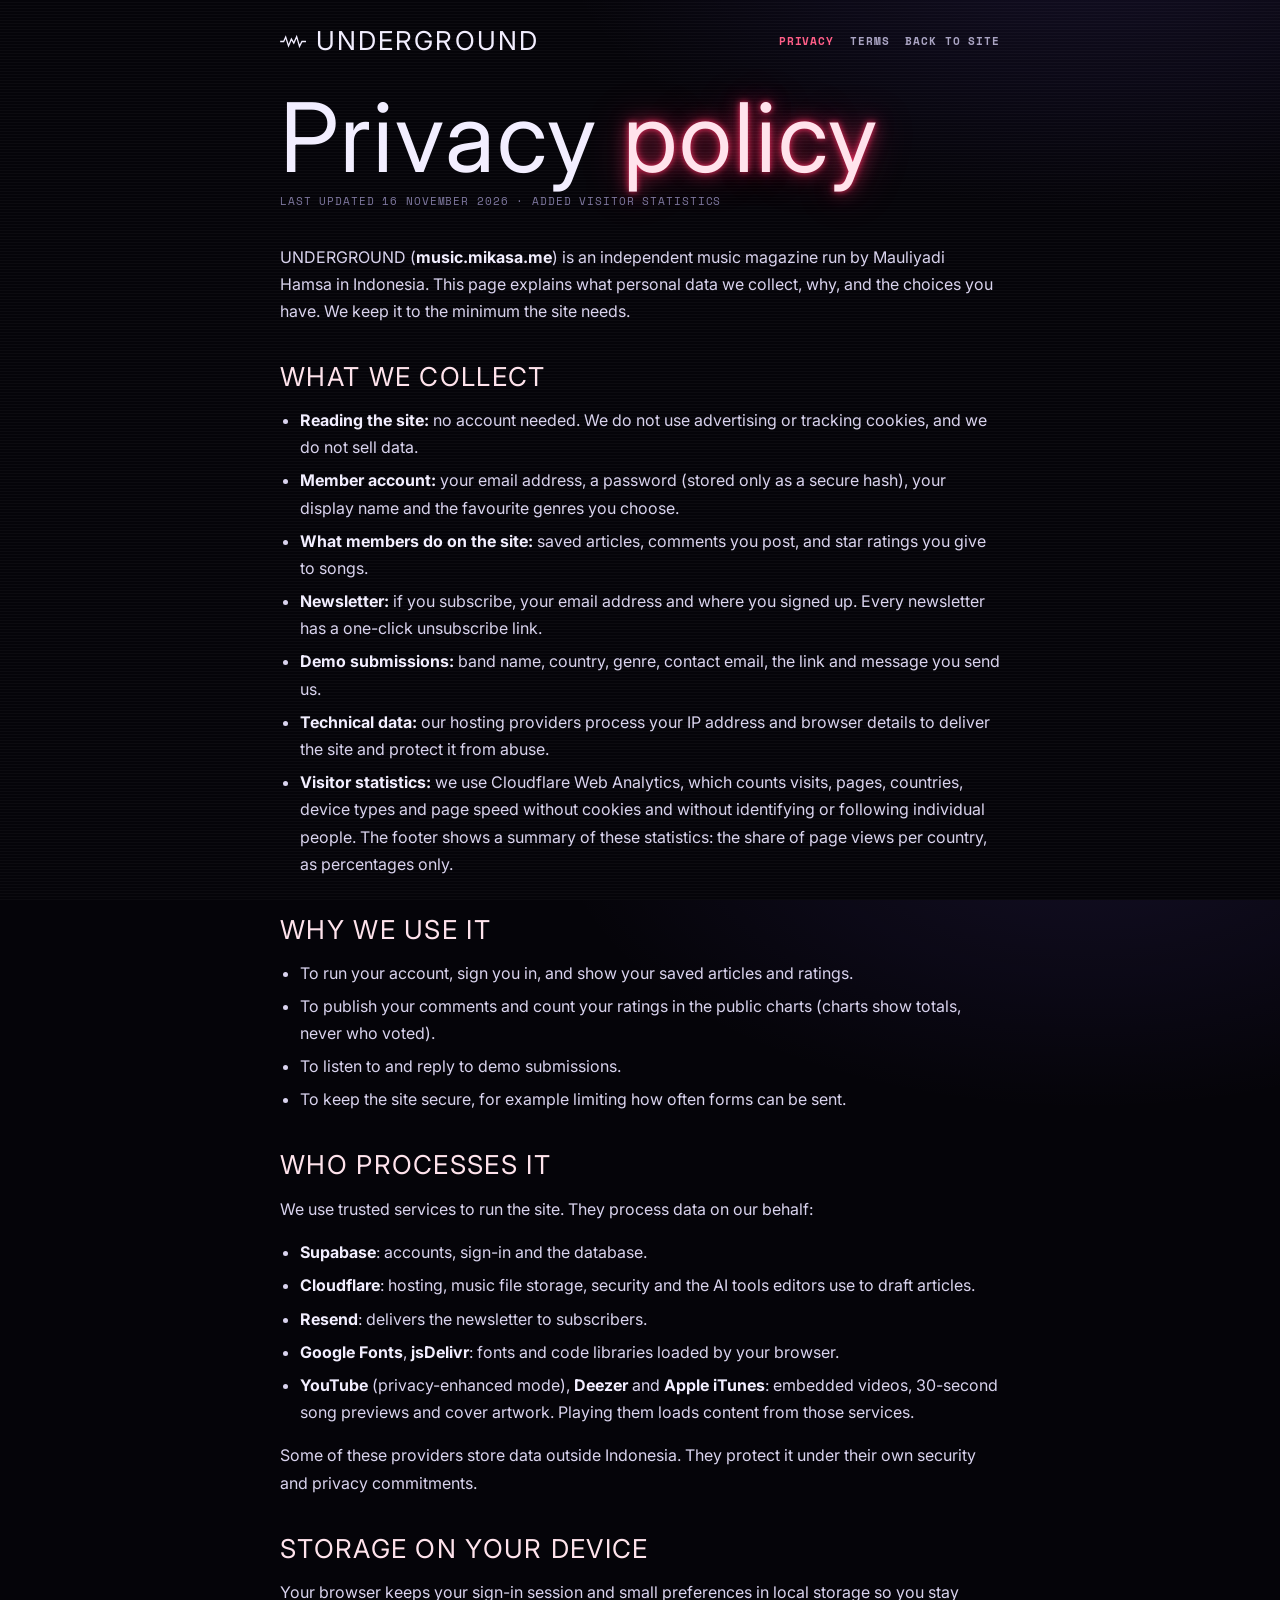
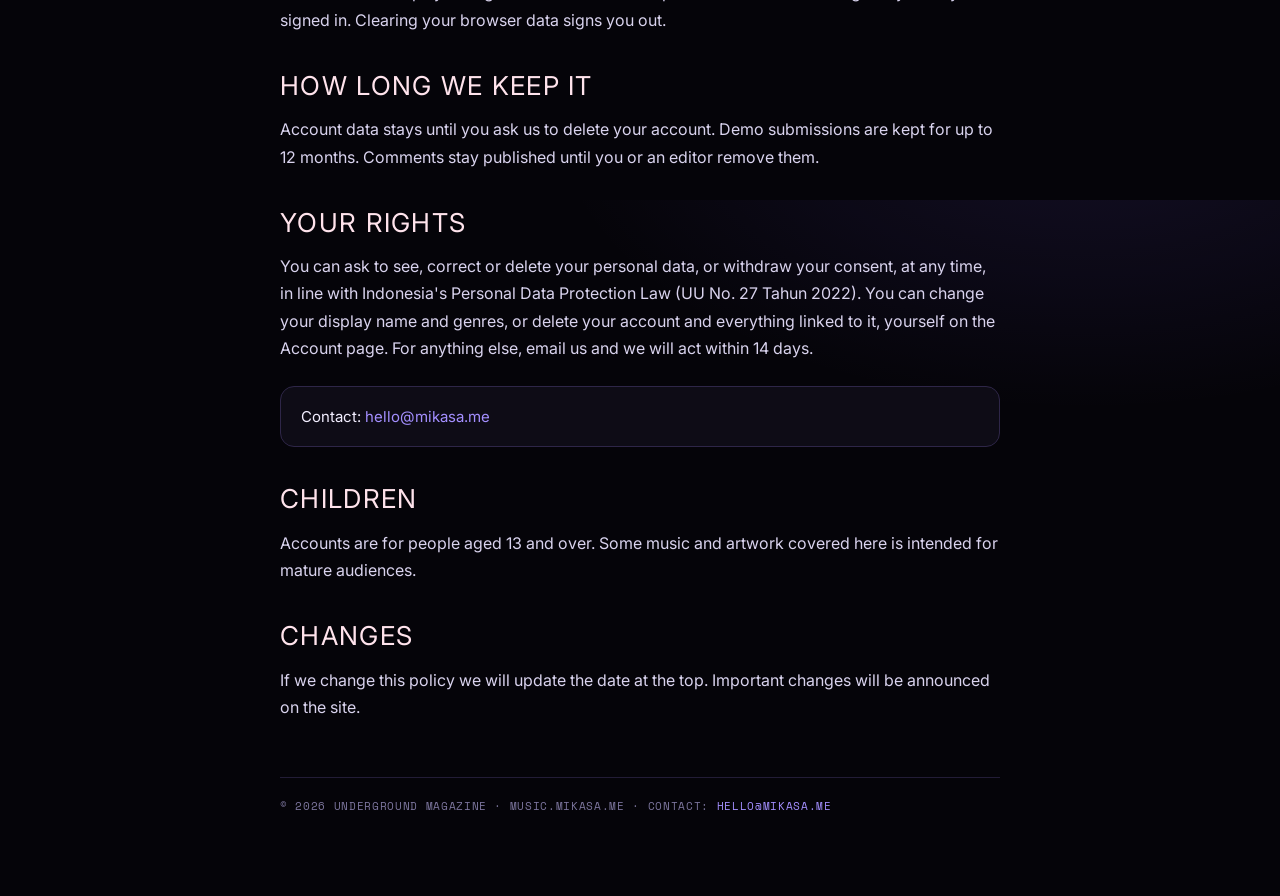
<file: privacy.html>
<!doctype html>
<html lang="en">
<head>
<meta charset="utf-8">
<script>if (location.hostname === "underground-music.pages.dev") location.replace("https://music.mikasa.me" + location.pathname);</script>
<link rel="icon" href="/assets/favicon.svg?v=glitch-wave-2" type="image/svg+xml">
<link rel="icon" type="image/png" sizes="192x192" href="/assets/icon-192.png">
<link rel="icon" type="image/png" sizes="512x512" href="/assets/icon-512.png">
<link rel="apple-touch-icon" href="/assets/apple-touch-icon.png">
<meta name="viewport" content="width=device-width,initial-scale=1,viewport-fit=cover">
<meta name="theme-color" content="#050409">
<title>Privacy policy — UNDERGROUND</title>
<meta name="description" content="How UNDERGROUND collects, uses and protects your personal data.">
<link rel="canonical" href="https://music.mikasa.me/privacy.html">
<link rel="preconnect" href="https://fonts.googleapis.com">
<link rel="preconnect" href="https://fonts.gstatic.com" crossorigin>
<link rel="stylesheet" href="https://fonts.googleapis.com/css2?family=Bebas+Neue&family=Inter:wght@400;500;600;700&family=Space+Mono:wght@400;700&display=swap">
<link rel="stylesheet" href="/assets/bento.css?v=t2">
<style>
  body { overflow-y: auto; background: radial-gradient(900px 500px at 85% -10%, rgba(123,92,255,.12), transparent 60%), var(--void); }
  .legal { max-width: 760px; margin: 0 auto; padding: 28px 20px 80px; }
  .legal-top { display: flex; flex-wrap: wrap; align-items: center; justify-content: space-between; gap: 14px 12px; margin-bottom: 40px; }
  .legal-top a.home { display: inline-flex; align-items: center; gap: 10px; font: 400 26px/1 var(--display); letter-spacing: .08em; color: var(--ink); text-decoration: none; }
  .legal-top nav { display: flex; gap: 16px; }
  .legal-top nav a { font: 700 11px/1 var(--mono); letter-spacing: .08em; text-transform: uppercase; color: var(--muted); text-decoration: none; }
  .legal-top nav a[aria-current] { color: var(--neon-hi); }
  .legal h1 { margin: 0; font: 400 clamp(54px, 12vw, 96px)/.9 var(--display); letter-spacing: .02em; }
  .legal .updated { margin: 14px 0 34px; font: 400 11px/1.4 var(--mono); letter-spacing: .08em; text-transform: uppercase; color: var(--faint); }
  .legal h2 { margin: 38px 0 10px; font: 400 26px/1.1 var(--display); letter-spacing: .05em; text-transform: uppercase; color: #FFE3EC; }
  .legal p, .legal li { color: #D9D3EE; font-size: 16px; line-height: 1.7; }
  .legal ul { padding-left: 20px; }
  .legal li + li { margin-top: 6px; }
  .legal a { color: var(--uv-hi); }
  .legal strong { color: var(--ink); }
  .legal .box { padding: 18px 20px; border: 1px solid var(--line-2); border-radius: 14px; background: var(--card); margin: 24px 0; }
  .legal footer { margin-top: 56px; padding-top: 20px; border-top: 1px solid var(--line); font: 400 11px/1.6 var(--mono); letter-spacing: .06em; color: var(--faint); text-transform: uppercase; }
</style>
</head>
<body>
<main class="legal">
  <div class="legal-top">
    <a class="home" href="/"><svg class="glitch-wave-mark" width="26" height="17" viewBox="0 0 64 40" fill="none" role="img" aria-hidden="true" focusable="false"><path d="M2 20h7l5-11 7 22 7-17 6 10 7-16 7 24 6-12h10" stroke="currentColor" stroke-width="3.2" stroke-linecap="square" stroke-linejoin="miter"/></svg>UNDERGROUND</a>
    <nav aria-label="Legal"><a href="/privacy.html" aria-current="page">Privacy</a><a href="/terms.html">Terms</a><a href="/">Back to site</a></nav>
  </div>
  <h1>Privacy <span class="neon-txt">policy</span></h1>
  <p class="updated">Last updated 16 November 2026 · added visitor statistics</p>
  <p>UNDERGROUND (<strong>music.mikasa.me</strong>) is an independent music magazine run by Mauliyadi Hamsa in Indonesia. This page explains what personal data we collect, why, and the choices you have. We keep it to the minimum the site needs.</p>

  <h2>What we collect</h2>
  <ul>
    <li><strong>Reading the site:</strong> no account needed. We do not use advertising or tracking cookies, and we do not sell data.</li>
    <li><strong>Member account:</strong> your email address, a password (stored only as a secure hash), your display name and the favourite genres you choose.</li>
    <li><strong>What members do on the site:</strong> saved articles, comments you post, and star ratings you give to songs.</li>
    <li><strong>Newsletter:</strong> if you subscribe, your email address and where you signed up. Every newsletter has a one-click unsubscribe link.</li>
    <li><strong>Demo submissions:</strong> band name, country, genre, contact email, the link and message you send us.</li>
    <li><strong>Technical data:</strong> our hosting providers process your IP address and browser details to deliver the site and protect it from abuse.</li>
    <li><strong>Visitor statistics:</strong> we use Cloudflare Web Analytics, which counts visits, pages, countries, device types and page speed without cookies and without identifying or following individual people. The footer shows a summary of these statistics: the share of page views per country, as percentages only.</li>
  </ul>

  <h2>Why we use it</h2>
  <ul>
    <li>To run your account, sign you in, and show your saved articles and ratings.</li>
    <li>To publish your comments and count your ratings in the public charts (charts show totals, never who voted).</li>
    <li>To listen to and reply to demo submissions.</li>
    <li>To keep the site secure, for example limiting how often forms can be sent.</li>
  </ul>

  <h2>Who processes it</h2>
  <p>We use trusted services to run the site. They process data on our behalf:</p>
  <ul>
    <li><strong>Supabase</strong>: accounts, sign-in and the database.</li>
    <li><strong>Cloudflare</strong>: hosting, music file storage, security and the AI tools editors use to draft articles.</li>
    <li><strong>Resend</strong>: delivers the newsletter to subscribers.</li>
    <li><strong>Google Fonts</strong>, <strong>jsDelivr</strong>: fonts and code libraries loaded by your browser.</li>
    <li><strong>YouTube</strong> (privacy-enhanced mode), <strong>Deezer</strong> and <strong>Apple iTunes</strong>: embedded videos, 30-second song previews and cover artwork. Playing them loads content from those services.</li>
  </ul>
  <p>Some of these providers store data outside Indonesia. They protect it under their own security and privacy commitments.</p>

  <h2>Storage on your device</h2>
  <p>Your browser keeps your sign-in session and small preferences in local storage so you stay signed in. Clearing your browser data signs you out.</p>

  <h2>How long we keep it</h2>
  <p>Account data stays until you ask us to delete your account. Demo submissions are kept for up to 12 months. Comments stay published until you or an editor remove them.</p>

  <h2>Your rights</h2>
  <p>You can ask to see, correct or delete your personal data, or withdraw your consent, at any time, in line with Indonesia's Personal Data Protection Law (UU No. 27 Tahun 2022). You can change your display name and genres, or delete your account and everything linked to it, yourself on the Account page. For anything else, email us and we will act within 14 days.</p>
  <div class="box">Contact: <a href="mailto:hello@mikasa.me">hello@mikasa.me</a></div>

  <h2>Children</h2>
  <p>Accounts are for people aged 13 and over. Some music and artwork covered here is intended for mature audiences.</p>

  <h2>Changes</h2>
  <p>If we change this policy we will update the date at the top. Important changes will be announced on the site.</p>
  <footer>© 2026 UNDERGROUND Magazine · music.mikasa.me · Contact: <a href="mailto:hello@mikasa.me">hello@mikasa.me</a></footer>
</main>
</body>
</html>
</file>
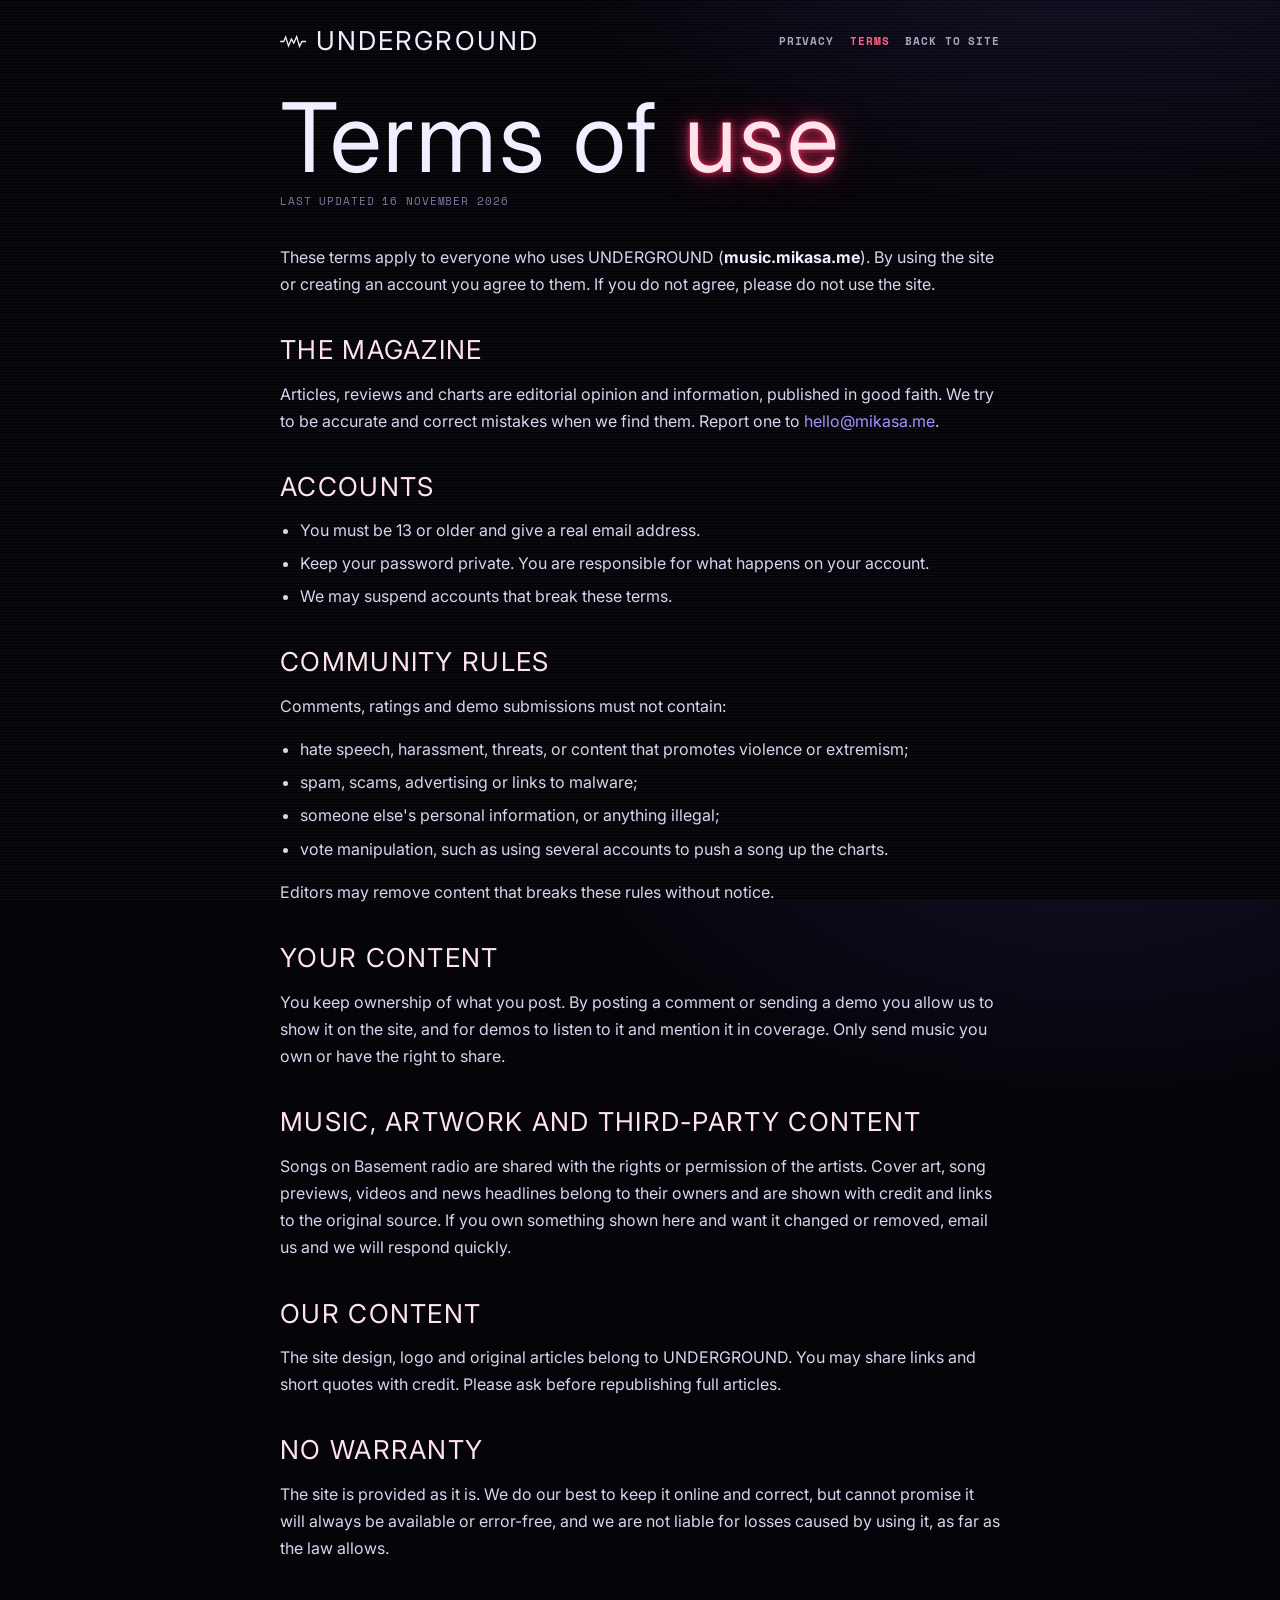
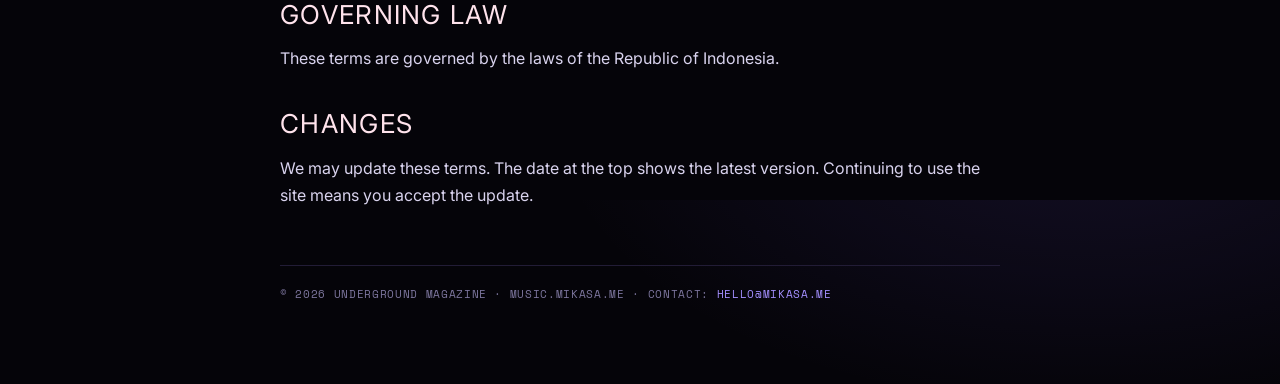
<file: terms.html>
<!doctype html>
<html lang="en">
<head>
<meta charset="utf-8">
<script>if (location.hostname === "underground-music.pages.dev") location.replace("https://music.mikasa.me" + location.pathname);</script>
<link rel="icon" href="/assets/favicon.svg?v=glitch-wave-2" type="image/svg+xml">
<link rel="icon" type="image/png" sizes="192x192" href="/assets/icon-192.png">
<link rel="icon" type="image/png" sizes="512x512" href="/assets/icon-512.png">
<link rel="apple-touch-icon" href="/assets/apple-touch-icon.png">
<meta name="viewport" content="width=device-width,initial-scale=1,viewport-fit=cover">
<meta name="theme-color" content="#050409">
<title>Terms of use — UNDERGROUND</title>
<meta name="description" content="The rules for using UNDERGROUND and its community features.">
<link rel="canonical" href="https://music.mikasa.me/terms.html">
<link rel="preconnect" href="https://fonts.googleapis.com">
<link rel="preconnect" href="https://fonts.gstatic.com" crossorigin>
<link rel="stylesheet" href="https://fonts.googleapis.com/css2?family=Bebas+Neue&family=Inter:wght@400;500;600;700&family=Space+Mono:wght@400;700&display=swap">
<link rel="stylesheet" href="/assets/bento.css?v=t2">
<style>
  body { overflow-y: auto; background: radial-gradient(900px 500px at 85% -10%, rgba(123,92,255,.12), transparent 60%), var(--void); }
  .legal { max-width: 760px; margin: 0 auto; padding: 28px 20px 80px; }
  .legal-top { display: flex; flex-wrap: wrap; align-items: center; justify-content: space-between; gap: 14px 12px; margin-bottom: 40px; }
  .legal-top a.home { display: inline-flex; align-items: center; gap: 10px; font: 400 26px/1 var(--display); letter-spacing: .08em; color: var(--ink); text-decoration: none; }
  .legal-top nav { display: flex; gap: 16px; }
  .legal-top nav a { font: 700 11px/1 var(--mono); letter-spacing: .08em; text-transform: uppercase; color: var(--muted); text-decoration: none; }
  .legal-top nav a[aria-current] { color: var(--neon-hi); }
  .legal h1 { margin: 0; font: 400 clamp(54px, 12vw, 96px)/.9 var(--display); letter-spacing: .02em; }
  .legal .updated { margin: 14px 0 34px; font: 400 11px/1.4 var(--mono); letter-spacing: .08em; text-transform: uppercase; color: var(--faint); }
  .legal h2 { margin: 38px 0 10px; font: 400 26px/1.1 var(--display); letter-spacing: .05em; text-transform: uppercase; color: #FFE3EC; }
  .legal p, .legal li { color: #D9D3EE; font-size: 16px; line-height: 1.7; }
  .legal ul { padding-left: 20px; }
  .legal li + li { margin-top: 6px; }
  .legal a { color: var(--uv-hi); }
  .legal strong { color: var(--ink); }
  .legal .box { padding: 18px 20px; border: 1px solid var(--line-2); border-radius: 14px; background: var(--card); margin: 24px 0; }
  .legal footer { margin-top: 56px; padding-top: 20px; border-top: 1px solid var(--line); font: 400 11px/1.6 var(--mono); letter-spacing: .06em; color: var(--faint); text-transform: uppercase; }
</style>
</head>
<body>
<main class="legal">
  <div class="legal-top">
    <a class="home" href="/"><svg class="glitch-wave-mark" width="26" height="17" viewBox="0 0 64 40" fill="none" role="img" aria-hidden="true" focusable="false"><path d="M2 20h7l5-11 7 22 7-17 6 10 7-16 7 24 6-12h10" stroke="currentColor" stroke-width="3.2" stroke-linecap="square" stroke-linejoin="miter"/></svg>UNDERGROUND</a>
    <nav aria-label="Legal"><a href="/privacy.html">Privacy</a><a href="/terms.html" aria-current="page">Terms</a><a href="/">Back to site</a></nav>
  </div>
  <h1>Terms of <span class="neon-txt">use</span></h1>
  <p class="updated">Last updated 16 November 2026</p>
  <p>These terms apply to everyone who uses UNDERGROUND (<strong>music.mikasa.me</strong>). By using the site or creating an account you agree to them. If you do not agree, please do not use the site.</p>

  <h2>The magazine</h2>
  <p>Articles, reviews and charts are editorial opinion and information, published in good faith. We try to be accurate and correct mistakes when we find them. Report one to <a href="mailto:hello@mikasa.me">hello@mikasa.me</a>.</p>

  <h2>Accounts</h2>
  <ul>
    <li>You must be 13 or older and give a real email address.</li>
    <li>Keep your password private. You are responsible for what happens on your account.</li>
    <li>We may suspend accounts that break these terms.</li>
  </ul>

  <h2>Community rules</h2>
  <p>Comments, ratings and demo submissions must not contain:</p>
  <ul>
    <li>hate speech, harassment, threats, or content that promotes violence or extremism;</li>
    <li>spam, scams, advertising or links to malware;</li>
    <li>someone else's personal information, or anything illegal;</li>
    <li>vote manipulation, such as using several accounts to push a song up the charts.</li>
  </ul>
  <p>Editors may remove content that breaks these rules without notice.</p>

  <h2>Your content</h2>
  <p>You keep ownership of what you post. By posting a comment or sending a demo you allow us to show it on the site, and for demos to listen to it and mention it in coverage. Only send music you own or have the right to share.</p>

  <h2>Music, artwork and third-party content</h2>
  <p>Songs on Basement radio are shared with the rights or permission of the artists. Cover art, song previews, videos and news headlines belong to their owners and are shown with credit and links to the original source. If you own something shown here and want it changed or removed, email us and we will respond quickly.</p>

  <h2>Our content</h2>
  <p>The site design, logo and original articles belong to UNDERGROUND. You may share links and short quotes with credit. Please ask before republishing full articles.</p>

  <h2>No warranty</h2>
  <p>The site is provided as it is. We do our best to keep it online and correct, but cannot promise it will always be available or error-free, and we are not liable for losses caused by using it, as far as the law allows.</p>

  <h2>Governing law</h2>
  <p>These terms are governed by the laws of the Republic of Indonesia.</p>

  <h2>Changes</h2>
  <p>We may update these terms. The date at the top shows the latest version. Continuing to use the site means you accept the update.</p>
  <footer>© 2026 UNDERGROUND Magazine · music.mikasa.me · Contact: <a href="mailto:hello@mikasa.me">hello@mikasa.me</a></footer>
</main>
</body>
</html>
</file>
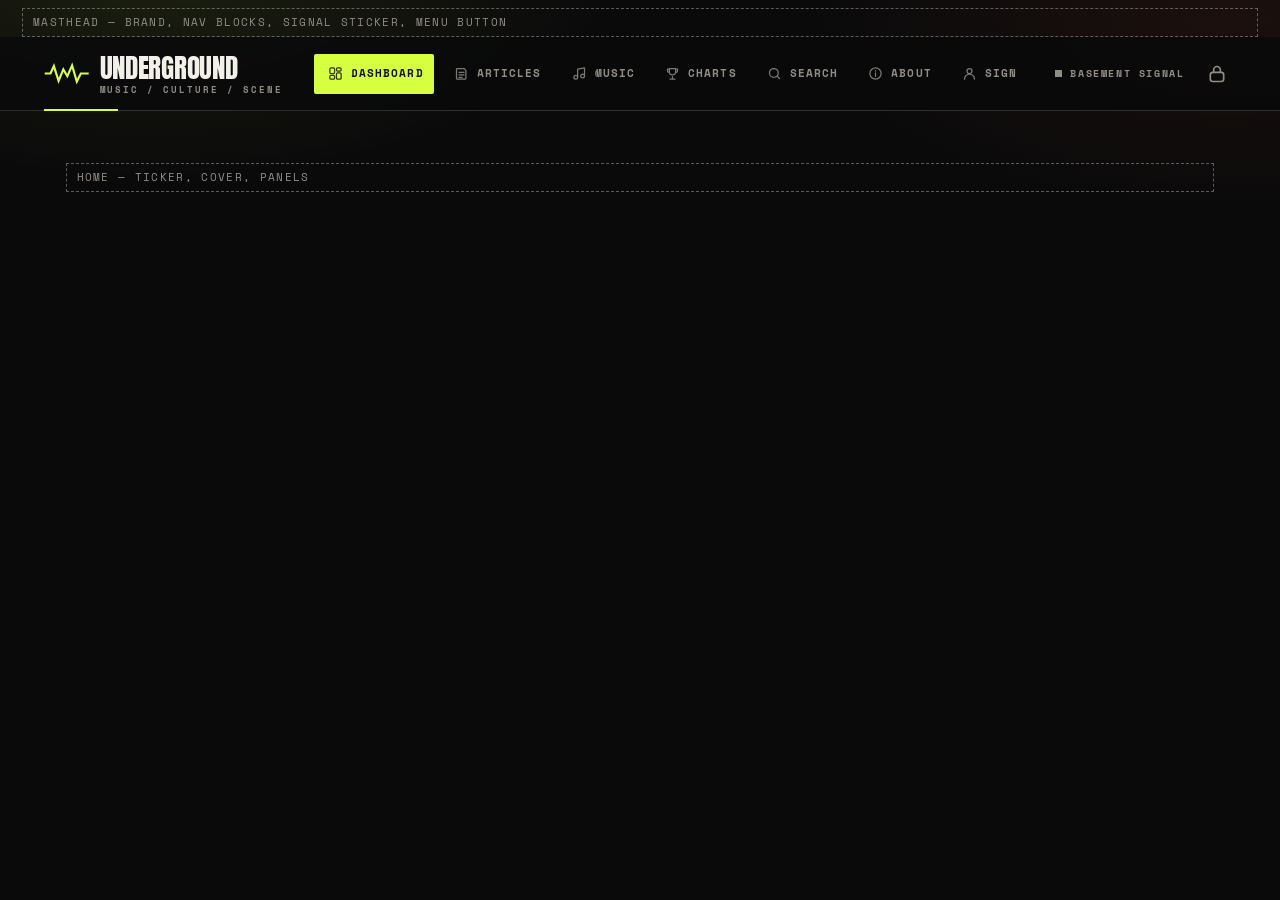
<file: preview/theme.html>
<!doctype html>
<html lang="en" data-theme="monochrome-modular">
<head>
<meta charset="utf-8" />
<meta name="viewport" content="width=device-width, initial-scale=1" />
<title>Theme preview — UNDERGROUND (monochrome-modular)</title>
<!--
  A local preview of the shipped theme, for fast iteration.

  It links the REAL files from the repository with relative paths (../assets/...), so what you see
  here is the stylesheet that ships — no build, no runtime, no HTTP cache in the way. Because every
  path is relative, it also opens straight from disk (Ctrl+O / double-click) without the local
  server, which root-absolute paths in index.html cannot do.

  The token custom properties are applied by reading the real assets/theme/schema.js and running it
  through the same sanitizer and cssText() helper the runtime uses, so the colours and font tokens
  can never drift from the theme definition.

  The masthead is the markup that assets/themes/monochrome-modular/shell.js assembles at runtime,
  written out by hand; the reader is normally a fixed overlay and is laid out inline here. Nothing
  in this file is part of the site: it is a preview harness, and it is not linked from any page.
-->
<link rel="stylesheet" href="../assets/bento.css" />
<link rel="stylesheet" href="../assets/launch.css" />
<link rel="stylesheet" href="../assets/account.css" />
<link rel="stylesheet" href="../assets/themes/monochrome-modular/theme.css" />
<script src="../assets/theme/schema.js"></script>
<script>
  // Apply the default theme exactly as the runtime does: the token set as :root custom properties,
  // plus the Google Fonts stylesheet those font tokens ask for.
  (function () {
    var S = window.UGThemeSchema;
    if (!S) return;
    var t = S.sanitizeTokens(S.THEMES[0].tokens);
    var href = S.fontHref(t.tokens);
    if (href) {
      var f = document.createElement("link");
      f.rel = "stylesheet";
      f.href = href;
      document.head.appendChild(f);
    }
    var st = document.createElement("style");
    st.textContent = S.cssText(t.css, ":root");
    document.head.appendChild(st);
  })();
</script>
<style>
  /* Preview harness only — annotations and the two structural overrides. */
  .pv-label {
    margin: 26px 22px 0; padding: 6px 10px;
    border: 1px dashed rgb(var(--ug-ink-rgb) / .35);
    font: 400 11px/1.4 var(--ug-font-mono); letter-spacing: .12em; text-transform: uppercase;
    color: var(--ug-faint); max-width: 1480px;
  }
  .pv-label:first-child { margin-top: 8px; }
  /* The reader is a fixed overlay on the site; inline it here so the article typography is visible. */
  .reader { position: static; inset: auto; display: block; padding: 0; }
  .reader-backdrop { display: none; }
  .reader-sheet { width: 100%; max-width: 1480px; max-height: none; overflow: visible; animation: none; }
</style>
</head>
<body>

<div class="app">
  <div class="stage">
    <div class="main" id="main">

      <p class="pv-label">Masthead — brand, nav blocks, signal sticker, menu button</p>

      <!-- Built at runtime by assets/themes/monochrome-modular/shell.js; written out here by hand. -->
      <header class="mm-top">
        <a class="mm-brand" href="#/home">
          <svg class="mm-mark" viewBox="0 0 64 40" fill="none" role="img" aria-hidden="true" focusable="false"><path d="M2 20h7l5-11 7 22 7-17 6 10 7-16 7 24 6-12h10" stroke="currentColor" stroke-width="3.2" stroke-linecap="square" stroke-linejoin="miter" /></svg>
          <span class="mm-brand-txt">
            <span class="mm-name">Underground</span>
            <span class="mm-tag">music / culture / scene</span>
          </span>
        </a>

        <div class="mm-navwrap">
          <nav class="nav" aria-label="Main">
            <span class="nav-pill" id="pvPill" aria-hidden="true"></span>
            <button class="nav-btn" type="button" data-pv-view="home" aria-current="page" aria-label="Dashboard">
              <svg width="22" height="22" viewBox="0 0 24 24" fill="none" stroke="currentColor" stroke-width="2" stroke-linecap="round" stroke-linejoin="round" aria-hidden="true"><rect x="3" y="3" width="7.5" height="9" rx="2" /><rect x="13.5" y="3" width="7.5" height="5" rx="2" /><rect x="13.5" y="11" width="7.5" height="10" rx="2" /><rect x="3" y="15" width="7.5" height="6" rx="2" /></svg>
              <span class="nav-tip">Dashboard</span>
            </button>
            <button class="nav-btn" type="button" data-pv-view="articles" aria-label="Articles">
              <svg width="22" height="22" viewBox="0 0 24 24" fill="none" stroke="currentColor" stroke-width="2" stroke-linecap="round" stroke-linejoin="round" aria-hidden="true"><path d="M5 4h11l3 3v13a1 1 0 0 1-1 1H5a1 1 0 0 1-1-1V5a1 1 0 0 1 1-1z" /><path d="M8 10h8M8 14h8M8 18h5" /></svg>
              <span class="nav-tip">Articles</span>
            </button>
            <button class="nav-btn" type="button" data-pv-view="music" aria-label="Music">
              <svg width="22" height="22" viewBox="0 0 24 24" fill="none" stroke="currentColor" stroke-width="2" stroke-linecap="round" stroke-linejoin="round" aria-hidden="true"><path d="M9 18V5l11-2v13" /><circle cx="6" cy="18" r="3" /><circle cx="17" cy="16" r="3" /></svg>
              <span class="nav-tip">Music</span>
            </button>
            <button class="nav-btn" type="button" data-pv-view="charts" aria-label="Charts">
              <svg width="22" height="22" viewBox="0 0 24 24" fill="none" stroke="currentColor" stroke-width="2" stroke-linecap="round" stroke-linejoin="round" aria-hidden="true"><path d="M8 21h8M12 17v4M7 4h10v5a5 5 0 0 1-10 0V4z" /><path d="M17 5h3v2a3 3 0 0 1-3 3M7 5H4v2a3 3 0 0 0 3 3" /></svg>
              <span class="nav-tip">Charts</span>
            </button>
            <button class="nav-btn nav-search" type="button" aria-label="Search">
              <svg width="22" height="22" viewBox="0 0 24 24" fill="none" stroke="currentColor" stroke-width="2" stroke-linecap="round" stroke-linejoin="round" aria-hidden="true"><circle cx="11" cy="11" r="7" /><path d="M20 20l-3.5-3.5" /></svg>
              <span class="nav-tip">Search</span>
            </button>
            <button class="nav-btn nav-about" type="button" aria-label="About">
              <svg width="22" height="22" viewBox="0 0 24 24" fill="none" stroke="currentColor" stroke-width="2" stroke-linecap="round" stroke-linejoin="round" aria-hidden="true"><circle cx="12" cy="12" r="9" /><path d="M12 11v5.5" /><path d="M12 7.5v.5" /></svg>
              <span class="nav-tip">About</span>
            </button>
            <button class="nav-btn" type="button" aria-label="Account">
              <svg width="22" height="22" viewBox="0 0 24 24" fill="none" stroke="currentColor" stroke-width="2" stroke-linecap="round" stroke-linejoin="round" aria-hidden="true"><circle cx="12" cy="8" r="4" /><path d="M4 21a8 8 0 0 1 16 0" /></svg>
              <span class="nav-tip">Sign in</span>
            </button>
          </nav>
        </div>

        <div class="mm-actions">
          <span class="mm-sig"><i aria-hidden="true"></i><span>Basement signal</span></span>
          <div class="sidebar-foot">
            <a href="../admin.html" aria-label="Admin">
              <svg width="20" height="20" viewBox="0 0 24 24" fill="none" stroke="currentColor" stroke-width="2" stroke-linecap="round" stroke-linejoin="round" aria-hidden="true"><rect x="4" y="10" width="16" height="11" rx="3" /><path d="M8 10V7a4 4 0 0 1 8 0v3" /></svg>
            </a>
          </div>
          <button class="mm-burger" type="button" id="pvBurger" aria-label="Open menu" aria-expanded="false"><span></span><span></span><span></span></button>
        </div>
      </header>

      <section class="view" id="view-home" aria-label="Dashboard">
        <p class="pv-label">Home — ticker, cover, panels</p>

        <div class="mm-lead">
          <div class="ticker bento-item" aria-hidden="true"><div class="ticker-in">
            <span>Metalcore</span><span>Deathcore</span><span>Hardcore</span><span>Darkcore</span><span>Post-Hardcore</span><span>Black Metal</span><span>Djent</span><span>Underground</span>
            <span>Metalcore</span><span>Deathcore</span><span>Hardcore</span><span>Darkcore</span><span>Post-Hardcore</span><span>Black Metal</span><span>Djent</span><span>Underground</span>
          </div></div>

          <div class="card hero bento-item">
            <img class="mm-hero-img" src="../assets/media/hero-drummer.jpg" alt="" decoding="async" />
            <svg class="floor" viewBox="0 0 800 360" preserveAspectRatio="none" aria-hidden="true"></svg>
            <span class="cam" aria-hidden="true">CAM 02 · BASEMENT</span>
            <span class="rec" aria-hidden="true"><span class="live-dot"></span>REC <span>00:14:22</span></span>
            <span class="badge-dark"><i aria-hidden="true"></i>Independent extreme music magazine</span>
            <h1><span class="neon-txt">Beneath</span> the <span class="uv-txt">noise.</span></h1>
            <p>Reviews, features and new releases from metalcore, hardcore, deathcore and the heavier corners of the scene. Written by people who still go to the shows.</p>
            <div class="hero-row">
              <div class="hero-left">
                <a class="hero-drop" href="#/articles"><span class="k"><i aria-hidden="true"></i>Latest drop</span><span class="t">Hollow Tide — <em>Rust Bloom</em></span><span class="s">Nine tracks of slow, rusty collapse</span></a>
                <div class="actions">
                  <button class="btn btn-white" type="button">Read latest <span class="arr" aria-hidden="true">→</span></button>
                  <a class="btn btn-ghost-dark" href="#/articles">Explore genres</a>
                </div>
              </div>
              <div class="hero-vid" aria-hidden="true"></div>
            </div>
          </div>
        </div>

        <div class="home">
          <div class="col">
            <div class="card pad bento-item">
              <div class="bands-card">
                <div>
                  <div class="card-title"><h2>Featured bands</h2><span class="hint">Dot = new this fortnight</span></div>
                  <div class="avatars">
                    <a class="avatar" href="#"><span class="ring"><span class="face">HT</span><span class="status" aria-label="New"></span></span><span class="name">Hollow Tide</span></a>
                    <a class="avatar" href="#"><span class="ring"><span class="face">KA</span></span><span class="name">Karang Api</span></a>
                    <a class="avatar" href="#"><span class="ring"><span class="face">NV</span><span class="status" aria-label="New"></span></span><span class="name">Nocturnal Veil</span></a>
                    <a class="avatar" href="#"><span class="ring"><span class="face">BR</span></span><span class="name">Brass Requiem</span></a>
                    <a class="avatar" href="#"><span class="ring"><span class="face">SL</span></span><span class="name">Salt Lick</span></a>
                    <a class="avatar" href="#"><span class="ring"><span class="face">TG</span></span><span class="name">Tin Grave</span></a>
                    <a class="avatar" href="#"><span class="ring"><span class="face">MO</span></span><span class="name">Molar</span></a>
                    <a class="avatar" href="#"><span class="ring"><span class="face">VX</span></span><span class="name">Vex Choir</span></a>
                  </div>
                </div>
                <div>
                  <div class="card-title" style="margin-bottom:8px"><h2>Publishing activity</h2><span class="hint">Last 8 weeks</span></div>
                  <div style="display:flex;align-items:flex-end;justify-content:space-between;gap:12px;margin-bottom:10px;flex-wrap:wrap">
                    <div><div class="kpi" id="kpi30">41</div><div class="kpi-sub">stories in the last 30 days</div></div>
                    <div class="legend"><span><i style="background:var(--uv)"></i>Melodic &amp; modern</span><span><i style="background:var(--neon)"></i>Heavy &amp; extreme</span></div>
                  </div>
                  <div class="bars" role="img" aria-label="Stories per week, last 8 weeks">
                    <div class="bar-col"><div class="bar" style="--b:0;height:38%;display:flex;flex-direction:column;background:none;gap:2px"><span data-c="uv" style="flex:3;background:var(--uv)"></span><span data-c="neon" style="flex:2;background:var(--neon)"></span></div><small>5</small></div>
                    <div class="bar-col"><div class="bar" style="--b:1;height:62%;display:flex;flex-direction:column;background:none;gap:2px"><span data-c="uv" style="flex:4;background:var(--uv)"></span><span data-c="neon" style="flex:3;background:var(--neon)"></span></div><small>12</small></div>
                    <div class="bar-col"><div class="bar" style="--b:2;height:44%;display:flex;flex-direction:column;background:none;gap:2px"><span data-c="uv" style="flex:2;background:var(--uv)"></span><span data-c="neon" style="flex:3;background:var(--neon)"></span></div><small>19</small></div>
                    <div class="bar-col"><div class="bar" style="--b:3;height:78%;display:flex;flex-direction:column;background:none;gap:2px"><span data-c="uv" style="flex:5;background:var(--uv)"></span><span data-c="neon" style="flex:4;background:var(--neon)"></span></div><small>26</small></div>
                    <div class="bar-col"><div class="bar" style="--b:4;height:52%;display:flex;flex-direction:column;background:none;gap:2px"><span data-c="neon" style="flex:5;background:var(--neon)"></span></div><small>2 Jan</small></div>
                    <div class="bar-col"><div class="bar" style="--b:5;height:96%;display:flex;flex-direction:column;background:none;gap:2px"><span data-c="uv" style="flex:6;background:var(--uv)"></span><span data-c="neon" style="flex:5;background:var(--neon)"></span></div><small>9 Jan</small></div>
                    <div class="bar-col"><div class="bar" style="--b:6;height:30%;display:flex;flex-direction:column;background:none;gap:2px"><span data-c="uv" style="flex:2;background:var(--uv)"></span></div><small>16 Jan</small></div>
                    <div class="bar-col"><div class="bar empty" style="--b:7;height:4%" ></div><small>23 Jan</small></div>
                  </div>
                </div>
              </div>
            </div>

            <div class="row-2">
              <div class="card pad lift bento-item">
                <div class="card-title"><h2>Magazine stats</h2><span class="hint">Live from the archive</span></div>
                <div class="stats">
                  <div class="stat"><div class="kpi">186</div><div class="kpi-sub">Articles published</div></div>
                  <div class="stat"><div class="kpi">524</div><div class="kpi-sub">Releases covered</div></div>
                </div>
              </div>
              <div class="card pad lift demo bento-item">
                <span class="ring-deco" aria-hidden="true"></span>
                <h3>Submit your demo</h3>
                <p>Making something heavy? Send us your band, a link and two lines about it. We listen to everything.</p>
                <button class="btn btn-forest" type="button">Send your music <span class="arr" aria-hidden="true">→</span></button>
              </div>
            </div>
          </div>

          <div class="col">
            <div class="card pad bento-item">
              <div class="card-title"><h2>Basement radio</h2><a class="link" href="#/music">Open player</a></div>
              <ol class="mini-tracks">
                <li><button class="mini-track" type="button"><span class="tr-cover"><svg class="art" viewBox="0 0 80 80" aria-hidden="true"><rect width="80" height="80" fill="#1B1729" /><circle cx="58" cy="24" r="17" fill="#7B5CFF" opacity=".85" /><path d="M0 80 L30 34 L80 80 Z" fill="#FF2E63" opacity=".8" /></svg><span class="tr-play" aria-hidden="true"><svg width="11" height="11" viewBox="0 0 24 24" fill="currentColor"><path d="M7 4.5v15l13-7.5z" /></svg></span></span><span class="tr-meta"><span class="tr-title">Rust Bloom</span><span class="tr-artist">Hollow Tide</span></span></button></li>
                <li><button class="mini-track" type="button"><span class="tr-cover"><svg class="art" viewBox="0 0 80 80" aria-hidden="true"><rect width="80" height="80" fill="#1B1729" /><rect x="10" y="16" width="46" height="46" fill="#FF2E63" opacity=".8" /></svg><span class="tr-play" aria-hidden="true"><svg width="11" height="11" viewBox="0 0 24 24" fill="currentColor"><path d="M7 4.5v15l13-7.5z" /></svg></span></span><span class="tr-meta"><span class="tr-title">Salt Prayer</span><span class="tr-artist">Karang Api</span></span></button></li>
                <li><button class="mini-track" type="button"><span class="tr-cover"><svg class="art" viewBox="0 0 80 80" aria-hidden="true"><rect width="80" height="80" fill="#1B1729" /><path d="M8 60 L40 12 L72 60 Z" fill="#7B5CFF" opacity=".8" /></svg><span class="tr-play" aria-hidden="true"><svg width="11" height="11" viewBox="0 0 24 24" fill="currentColor"><path d="M7 4.5v15l13-7.5z" /></svg></span></span><span class="tr-meta"><span class="tr-title">Veil of Static</span><span class="tr-artist">Nocturnal Veil</span></span></button></li>
              </ol>
            </div>

            <div class="card pad bento-item chart-peek">
              <div class="card-title"><h2>Charts</h2><a class="link" href="#/charts">See all</a></div>
              <p class="hint" style="margin:-6px 0 8px">Top hits right now</p>
              <ol class="peek-list">
                <li><button class="chart-row p1" type="button"><span class="c-rank">1</span><span class="c-cover"><svg viewBox="0 0 80 80" aria-hidden="true"><rect width="80" height="80" fill="#1B1729" /><circle cx="40" cy="40" r="26" fill="#7B5CFF" opacity=".85" /></svg></span><span class="c-meta"><span class="c-title">Rust Bloom</span><span class="c-sub">Hollow Tide</span></span><span class="c-score"><span class="c-stars"><i aria-hidden="true">★</i>4.8</span></span></button></li>
                <li><button class="chart-row p2" type="button"><span class="c-rank">2</span><span class="c-cover"><svg viewBox="0 0 80 80" aria-hidden="true"><rect width="80" height="80" fill="#1B1729" /><rect x="14" y="14" width="52" height="52" fill="#FF2E63" opacity=".8" /></svg></span><span class="c-meta"><span class="c-title">Salt Prayer</span><span class="c-sub">Karang Api</span></span><span class="c-score"><span class="c-stars"><i aria-hidden="true">★</i>4.6</span></span></button></li>
                <li><button class="chart-row" type="button"><span class="c-rank">3</span><span class="c-cover"><svg viewBox="0 0 80 80" aria-hidden="true"><rect width="80" height="80" fill="#1B1729" /><path d="M8 62 L40 14 L72 62 Z" fill="#7B5CFF" opacity=".8" /></svg></span><span class="c-meta"><span class="c-title">Veil of Static</span><span class="c-sub">Nocturnal Veil</span></span><span class="c-score"><span class="c-stars"><i aria-hidden="true">★</i>4.4</span></span></button></li>
              </ol>
            </div>

            <div class="card pad bento-item">
              <div class="card-title"><h2>Latest sessions</h2><a class="link" href="#/articles">See all</a></div>
              <div class="sessions">
                <a class="session" href="#"><svg class="art" viewBox="0 0 240 140" aria-hidden="true"><rect width="240" height="140" fill="#1B1729" /><circle cx="180" cy="40" r="40" fill="#7B5CFF" opacity=".8" /><path d="M0 140 L90 52 L240 140 Z" fill="#FF2E63" opacity=".75" /></svg><span class="shade"></span><span class="play" aria-hidden="true"><svg width="14" height="14" viewBox="0 0 24 24" fill="currentColor"><path d="M7 4.5v15l13-7.5z" /></svg></span><span class="cap">Session: Hollow Tide, live in a wet basement</span></a>
                <a class="session" href="#"><svg class="art" viewBox="0 0 240 140" aria-hidden="true"><rect width="240" height="140" fill="#1B1729" /><rect x="30" y="26" width="80" height="88" fill="#FF2E63" opacity=".75" /></svg><span class="shade"></span><span class="play" aria-hidden="true"><svg width="14" height="14" viewBox="0 0 24 24" fill="currentColor"><path d="M7 4.5v15l13-7.5z" /></svg></span><span class="cap">Session: Karang Api, three songs and one broken cab</span></a>
              </div>
            </div>

            <div class="card pad bento-item">
              <div class="card-title"><h2>Underground wire</h2><span class="hint">Scene radar</span></div>
              <ul class="wire">
                <li><span class="ico" aria-hidden="true"><svg width="15" height="15" viewBox="0 0 24 24" fill="none" stroke="currentColor" stroke-width="2" stroke-linecap="round"><circle cx="12" cy="12" r="9" /><path d="M12 7v5l3.5 2" /></svg></span><a href="#">Label announcement lands</a><span class="time">2h</span></li>
                <li><span class="ico" aria-hidden="true"><svg width="15" height="15" viewBox="0 0 24 24" fill="none" stroke="currentColor" stroke-width="2" stroke-linecap="round"><path d="M4 18V8l8-4 8 4v10" /><path d="M4 18h16" /></svg></span><a href="#">Tour dates for the heavy circuit</a><span class="time">6h</span></li>
                <li><span class="ico" aria-hidden="true"><svg width="15" height="15" viewBox="0 0 24 24" fill="none" stroke="currentColor" stroke-width="2" stroke-linecap="round"><path d="M9 18V5l11-2v13" /><circle cx="6" cy="18" r="3" /></svg></span><a href="#">New single appears without warning</a><span class="time">9h</span></li>
                <li><span class="ico" aria-hidden="true"><svg width="15" height="15" viewBox="0 0 24 24" fill="none" stroke="currentColor" stroke-width="2" stroke-linecap="round"><circle cx="12" cy="12" r="9" /><path d="M12 11v5.5M12 7.5v.5" /></svg></span><a href="#">Split record announced</a><span class="time">1d</span></li>
              </ul>
            </div>
          </div>
        </div>
      </section>

      <p class="pv-label">Articles — filter head and card grid</p>

      <section class="view" id="view-articles" aria-label="Latest articles">
        <div class="lib-head">
          <div class="card pad bento-item">
            <h1>Latest <em>articles</em> &amp; reviews</h1>
            <div class="pills">
              <button class="pill" type="button" aria-pressed="true">ALL</button>
              <button class="pill" type="button" aria-pressed="false">Metalcore</button>
              <button class="pill" type="button" aria-pressed="false">Deathcore</button>
              <button class="pill" type="button" aria-pressed="false">Hardcore</button>
              <button class="pill" type="button" aria-pressed="false">Black Metal</button>
            </div>
          </div>
          <div class="card pad bento-item">
            <div class="card-title"><h2>Genre coverage</h2><span class="hint">186 stories</span></div>
            <div class="seg"><span style="flex:6;background:var(--neon)"></span><span style="flex:4;background:var(--uv)"></span><span style="flex:3;background:var(--muted)"></span><span style="flex:2;background:var(--line-2)"></span></div>
            <div class="seg-legend"><span>Heavy &amp; extreme 6</span><span>Melodic &amp; modern 4</span><span>Others 3</span><span>Underground 2</span></div>
          </div>
        </div>

        <div class="grid4">
          <a class="card lift acard bento-item" href="#">
            <div class="art-wrap">
              <svg class="art" viewBox="0 0 400 300" aria-hidden="true"><rect width="400" height="300" fill="#1B1729" /><circle cx="286" cy="92" r="72" fill="#7B5CFF" opacity=".85" /><path d="M0 300 L150 120 L400 300 Z" fill="#FF2E63" opacity=".8" /></svg>
              <span class="score-badge hot"><b>9.2</b><i>★</i></span>
            </div>
            <div class="body">
              <span class="tag warm">Reviews</span>
              <h3>Hollow Tide turn rust into a religion on Rust Bloom</h3>
              <p>Nine tracks of slow collapse, recorded in one take with the amps left in the rain.</p>
              <div class="meta"><span>14 Jan 2026</span><span>7 min read</span></div>
            </div>
          </a>
          <a class="card lift acard bento-item" href="#">
            <div class="art-wrap">
              <svg class="art" viewBox="0 0 400 300" aria-hidden="true"><rect width="400" height="300" fill="#1B1729" /><rect x="60" y="46" width="150" height="150" fill="#FF2E63" opacity=".8" /></svg>
              <span class="vid"><svg width="10" height="10" viewBox="0 0 24 24" fill="currentColor" aria-hidden="true"><path d="M7 4.5v15l13-7.5z" /></svg>Video</span>
            </div>
            <div class="body">
              <span class="tag">Features</span>
              <h3>Inside the basement circuit: who books the shows nobody else will</h3>
              <p>Four promoters on door money, broken vans and why the room size is the point.</p>
              <div class="meta"><span>12 Jan 2026</span><span>11 min read</span></div>
            </div>
          </a>
          <a class="card lift acard bento-item" href="#">
            <div class="art-wrap">
              <svg class="art" viewBox="0 0 400 300" aria-hidden="true"><rect width="400" height="300" fill="#1B1729" /><path d="M0 300 L200 60 L400 300 Z" fill="#7B5CFF" opacity=".8" /></svg>
            </div>
            <div class="body">
              <span class="tag">News</span>
              <h3>Karang Api announce a split with Nocturnal Veil</h3>
              <p>Two songs each, pressed once, gone by spring.</p>
              <div class="meta"><span>10 Jan 2026</span><span>3 min read</span></div>
            </div>
          </a>
          <a class="card lift acard bento-item" href="#">
            <div class="art-wrap">
              <svg class="art" viewBox="0 0 400 300" aria-hidden="true"><rect width="400" height="300" fill="#1B1729" /><circle cx="140" cy="180" r="86" fill="#FF2E63" opacity=".8" /></svg>
            </div>
            <div class="body">
              <span class="tag">Reviews</span>
              <h3>Tin Grave make a racket you can read like a map</h3>
              <p>Loud, unkind and unusually precise about where the noise is going.</p>
              <div class="meta"><span>8 Jan 2026</span><span>6 min read</span></div>
            </div>
          </a>
        </div>
      </section>

      <p class="pv-label">Charts — ranking rows with meters</p>

      <section class="view" id="view-charts" aria-label="Charts">
        <div class="charts-hero">
          <h1>What the scene <span class="neon-txt">is playing.</span></h1>
          <p>Community star ratings on our own tracks, plus a global popularity chart.</p>
        </div>
        <div class="chart-switch" role="tablist">
          <button class="cs-btn" type="button" role="tab" aria-selected="true">Community</button>
          <button class="cs-btn" type="button" role="tab" aria-selected="false">Global metal</button>
          <button class="cs-btn" type="button" role="tab" aria-selected="false">Bands</button>
        </div>
        <div class="card pad bento-item">
          <ol class="chart-list">
            <li><button class="chart-row p1" type="button"><span class="c-rank">1</span><span class="c-cover"><svg viewBox="0 0 80 80" aria-hidden="true"><rect width="80" height="80" fill="#1B1729" /><circle cx="40" cy="40" r="26" fill="#7B5CFF" opacity=".85" /></svg></span><span class="c-meta"><span class="c-title">Rust Bloom</span><span class="c-sub">Hollow Tide · Rust Bloom</span></span><span class="c-score"><span class="c-stars"><i aria-hidden="true">★</i>4.8</span><span class="c-votes">212 votes</span></span></button></li>
            <li><button class="chart-row p2" type="button"><span class="c-rank">2</span><span class="c-cover"><svg viewBox="0 0 80 80" aria-hidden="true"><rect width="80" height="80" fill="#1B1729" /><rect x="14" y="14" width="52" height="52" fill="#FF2E63" opacity=".8" /></svg></span><span class="c-meta"><span class="c-title">Salt Prayer</span><span class="c-sub">Karang Api · Salt Prayer</span></span><span class="c-score"><span class="c-stars"><i aria-hidden="true">★</i>4.6</span><span class="c-votes">164 votes</span></span></button></li>
            <li><button class="chart-row" type="button"><span class="c-rank">3</span><span class="c-cover"><svg viewBox="0 0 80 80" aria-hidden="true"><rect width="80" height="80" fill="#1B1729" /><path d="M8 62 L40 14 L72 62 Z" fill="#7B5CFF" opacity=".8" /></svg></span><span class="c-meta"><span class="c-title">Rust Bloom (live cellar cut)</span><span class="c-sub">Hollow Tide</span></span><span class="c-score"><span class="c-meter" title="Popularity 87/100"><b style="--w:87%"></b></span><span class="c-votes">Pop 87</span></span></button></li>
            <li><button class="chart-row" type="button"><span class="c-rank">4</span><span class="c-cover"><svg viewBox="0 0 80 80" aria-hidden="true"><rect width="80" height="80" fill="#1B1729" /><circle cx="26" cy="54" r="22" fill="#FF2E63" opacity=".8" /></svg></span><span class="c-meta"><span class="c-title">Veil of Static</span><span class="c-sub">Nocturnal Veil</span></span><span class="c-score"><span class="c-meter" title="Popularity 74/100"><b style="--w:74%"></b></span><span class="c-votes">Pop 74</span></span></button></li>
          </ol>
        </div>
      </section>

      <p class="pv-label">Article — reader sheet (normally a fixed overlay)</p>

      <div class="reader" role="region" aria-label="Article preview">
        <article class="reader-sheet">
          <div class="reader-bar">
            <span><span class="tag warm">Reviews</span></span>
            <div style="display:flex;gap:6px">
              <button class="btn btn-outline" type="button" style="min-height:40px">Save</button>
              <button class="btn btn-outline" type="button" style="min-height:40px">Share</button>
              <button class="icon-btn" type="button" aria-label="Close article" style="width:40px;height:40px"><svg width="16" height="16" viewBox="0 0 24 24" fill="none" stroke="currentColor" stroke-width="2.2" stroke-linecap="round" aria-hidden="true"><path d="M6 6l12 12M18 6L6 18" /></svg></button>
            </div>
            <div class="reader-progress" style="width:34%"></div>
          </div>
          <div class="reader-inner">
            <div class="reader-hero">
              <svg class="art" viewBox="0 0 800 420" aria-hidden="true"><rect width="800" height="420" fill="#1B1729" /><circle cx="560" cy="140" r="120" fill="#7B5CFF" opacity=".8" /><path d="M0 420 L300 150 L800 420 Z" fill="#FF2E63" opacity=".75" /></svg>
            </div>
            <div class="meta-row"><time datetime="2026-01-14">14 Jan 2026, 09:30</time><span aria-hidden="true">·</span><span>7 min read</span><span aria-hidden="true">·</span><a href="#">Hollow Tide</a></div>
            <h1 id="readerTitle">Hollow Tide turn rust into a religion on Rust Bloom</h1>
            <p class="lede">Nine tracks of slow collapse, recorded in one take with the amps left out in the rain. It is the most patient record the band has made, and the heaviest.</p>
            <div class="prose">
              <p>The first thing you notice is the room. Not the playing, not the riffs — the room, the low hum of a concrete box that has hosted one too many soundchecks and one too few renovations. Rust Bloom was recorded there over four days, and the record does not try to hide it.</p>
              <h2>A record that refuses to hurry</h2>
              <p>Where the previous release pushed forward at every turn, this one sits. Songs open with a single held note and wait for the listener to get uncomfortable. The payoff, when it arrives, is not louder so much as wider: three guitars tracked in the same room, all slightly out of tune with each other on purpose.</p>
              <blockquote>The band is not interested in being the loudest thing in the room. They are interested in being the last thing you hear.</blockquote>
              <p>That patience extends to the mix. Vocals sit low, drums sit dry, and the low end is allowed to smear across everything, the way it does when you are standing too close to the stacks.</p>
              <h2>What it costs</h2>
              <p>The trade is immediacy. Two of the nine tracks could lose ninety seconds each and not suffer, and the sequencing puts the weakest idea directly in the middle of the strongest run. It is a record that asks for the whole evening, not a commute.</p>
              <blockquote>Subtlety is still a strategy. It just happens to be a loud one.</blockquote>
              <p>Give it the evening. Rust Bloom is not a record that rewards skipping; the parts that feel like waiting are the parts that make the rest land.</p>
            </div>
            <div class="tags"><span class="tag">#Metalcore</span><span class="tag">#RustBloom</span><span class="tag">#HollowTide</span></div>
            <a class="band-cta" href="#"><span class="hint">Band profile</span><strong>More from Hollow Tide</strong><span class="arr" aria-hidden="true">→</span></a>
            <form class="nl" novalidate>
              <div class="nl-copy"><span class="hint">Newsletter</span><strong>New stories in your inbox</strong><span class="muted-s">Reviews, news and charts from the heavy scene. No spam, unsubscribe any time.</span></div>
              <div class="nl-row"><input class="input" type="email" placeholder="you@email.com" aria-label="Email address" /><button class="btn btn-forest" type="submit">Subscribe</button></div>
              <p class="nl-legal">By subscribing you agree to our <a href="../privacy.html">Privacy policy</a>.</p>
            </form>
          </div>
        </article>
      </div>

      <p class="pv-label">Footer</p>

      <footer class="ft" id="siteFooter">
        <div class="ft-inner">
          <div class="ft-pass-col ft-reveal">
            <span class="ft-lanyard" aria-hidden="true"></span>
            <div class="ft-pass">
              <div class="ft-pass-top"><span class="ft-mono ft-neon-label">All access · Press</span><span class="ft-live" aria-hidden="true"></span></div>
              <div class="ft-pass-name">Mauliyadi Hamsa</div>
              <div class="ft-mono ft-pass-role">Founder &amp; Editor-in-Chief</div>
              <div class="ft-mono ft-pass-aka">a.k.a. mikasa</div>
              <div class="ft-pass-rule"></div>
              <div class="ft-pass-bottom">
                <div><div class="ft-mono ft-pass-k">Instagram · TikTok</div><a class="ft-pass-ig" href="https://www.instagram.com/mh2s___/" target="_blank" rel="noopener noreferrer" aria-label="Instagram @mh2s___">@mh2s___</a> <span class="ft-pass-k" aria-hidden="true">·</span> <a class="ft-pass-ig" href="https://www.tiktok.com/@mh2s___" target="_blank" rel="noopener noreferrer" aria-label="TikTok @mh2s___">TikTok</a></div>
                <span class="ft-barcode" aria-hidden="true"></span>
              </div>
              <div class="ft-pass-foot">UNDERGROUND · 2026</div>
            </div>
          </div>

          <div class="ft-main ft-reveal" style="--d:120ms">
            <div class="ft-brand"><svg class="glitch-wave-mark" width="26" height="17" viewBox="0 0 64 40" fill="none" role="img" aria-hidden="true" focusable="false"><path d="M2 20h7l5-11 7 22 7-17 6 10 7-16 7 24 6-12h10" stroke="currentColor" stroke-width="3.2" stroke-linecap="square" stroke-linejoin="miter" /></svg><span>UNDERGROUND</span></div>
            <h2 class="ft-title">Independent coverage of <span class="neon-txt">heavy music.</span></h2>
            <p class="ft-copy">Reviews, news and features from metalcore, hardcore, deathcore and the wider heavy scene. Edited independently, with no paid placements.</p>
            <div class="ft-cols">
              <div>
                <div class="ft-mono ft-h">Magazine</div>
                <ul><li><a href="#/articles">Latest articles</a></li><li><a href="#/charts">Charts</a></li><li><a href="#/music">Basement radio</a></li><li><button type="button" class="ft-linkbtn">Submit a demo</button></li></ul>
              </div>
              <div>
                <div class="ft-mono ft-h">Genres</div>
                <ul class="ft-two"><li><a href="#/articles">Metalcore</a></li><li><a href="#/articles">Deathcore</a></li><li><a href="#/articles">Hardcore</a></li><li><a href="#/articles">Darkcore</a></li><li><a href="#/articles">Post-Hardcore</a></li><li><a href="#/articles">Black Metal</a></li><li><a href="#/articles">Djent</a></li><li><a href="#/articles">Underground</a></li></ul>
              </div>
              <div>
                <div class="ft-mono ft-h">Contact</div>
                <ul><li><a href="../privacy.html">Privacy</a></li><li><a href="../terms.html">Terms</a></li></ul>
              </div>
            </div>
          </div>
        </div>
        <div class="ft-bar">
          <span>Founded and edited by Mauliyadi Hamsa. Headlines in the wire belong to their original publishers. <a href="../privacy.html" class="ft-legal">Privacy</a> · <a href="../terms.html" class="ft-legal">Terms</a></span>
          <button class="ft-top" type="button"><svg width="14" height="14" viewBox="0 0 24 24" fill="none" stroke="currentColor" stroke-width="2.4" stroke-linecap="round" stroke-linejoin="round" aria-hidden="true"><path d="M12 19V5M5 12l7-7 7 7" /></svg>Back to top</button>
        </div>
      </footer>

    </div>
  </div>
</div>

<div class="mm-scrim" id="pvScrim" aria-hidden="true"></div>

<script>
  // Preview harness: the two behaviours that need JavaScript so the design can actually be judged.
  // On the site these live in assets/themes/monochrome-modular/shell.js and assets/bento.js.
  (function () {
    // 1. Park the nav indicator over the current view, the way the shell does at runtime.
    function placePill() {
      var pill = document.getElementById("pvPill");
      var active = document.querySelector('.nav .nav-btn[aria-current="page"]');
      if (!pill || !active) return;
      var r = active.getBoundingClientRect(), n = active.parentNode.getBoundingClientRect();
      pill.style.width = r.width + "px";
      pill.style.height = r.height + "px";
      pill.style.transform = "translate(" + (r.left - n.left) + "px," + (r.top - n.top) + "px)";
    }
    placePill();
    window.addEventListener("resize", placePill);

    // 2. The mobile drawer. Resize below 1080px and press the menu button: the scrim is a plain
    //    dark-out with no backdrop-filter, so nothing on the page should blur.
    var top = document.querySelector(".mm-top");
    var burger = document.getElementById("pvBurger");
    var scrim = document.getElementById("pvScrim");
    function setOpen(open) {
      top.classList.toggle("mm-open", open);
      document.body.classList.toggle("mm-locked", open);
      burger.setAttribute("aria-expanded", String(open));
    }
    burger.addEventListener("click", function () { setOpen(!top.classList.contains("mm-open")); });
    scrim.addEventListener("click", function () { setOpen(false); });
    document.addEventListener("keydown", function (e) { if (e.key === "Escape") setOpen(false); });

    // Nav buttons just move the indicator here; the real app routes.
    document.querySelectorAll(".nav .nav-btn").forEach(function (btn) {
      btn.addEventListener("click", function () {
        var current = document.querySelector('.nav .nav-btn[aria-current="page"]');
        if (current) current.removeAttribute("aria-current");
        btn.setAttribute("aria-current", "page");
        placePill();
      });
    });
  })();
</script>

</body>
</html>
</file>
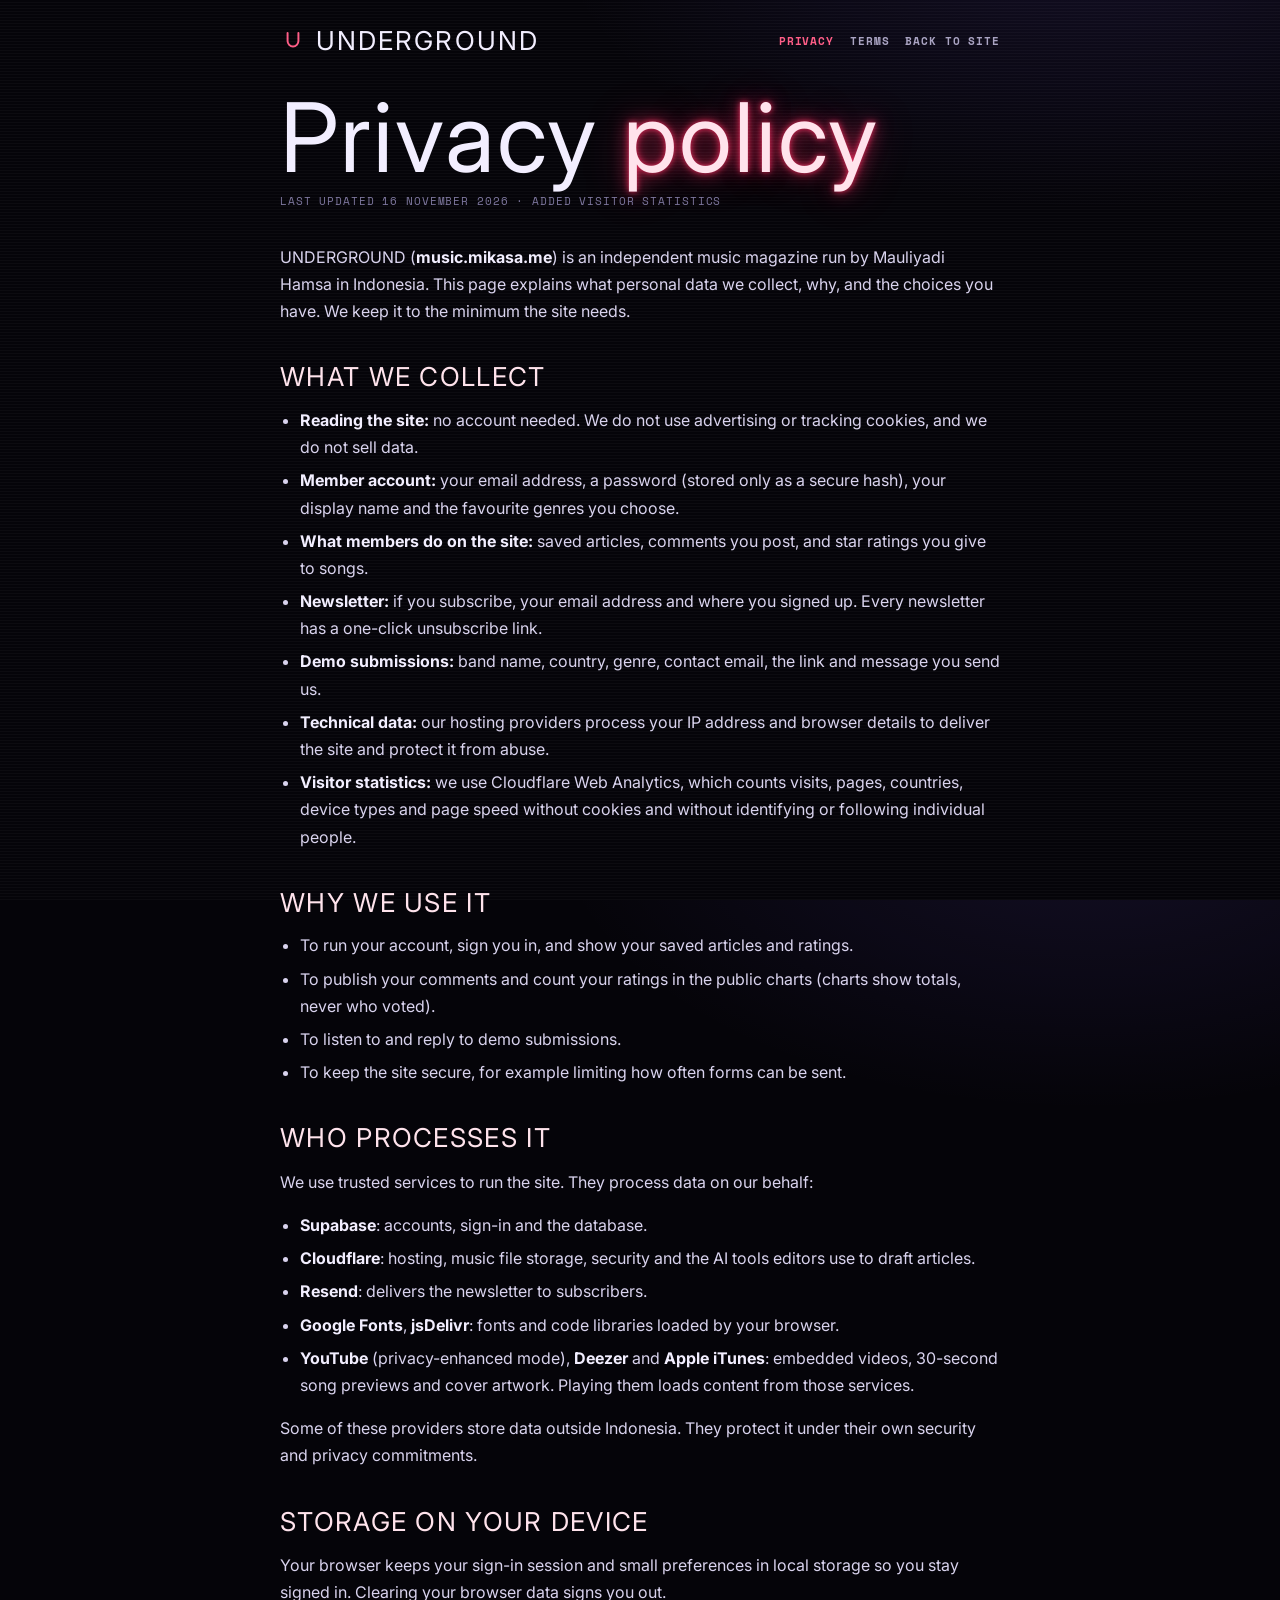
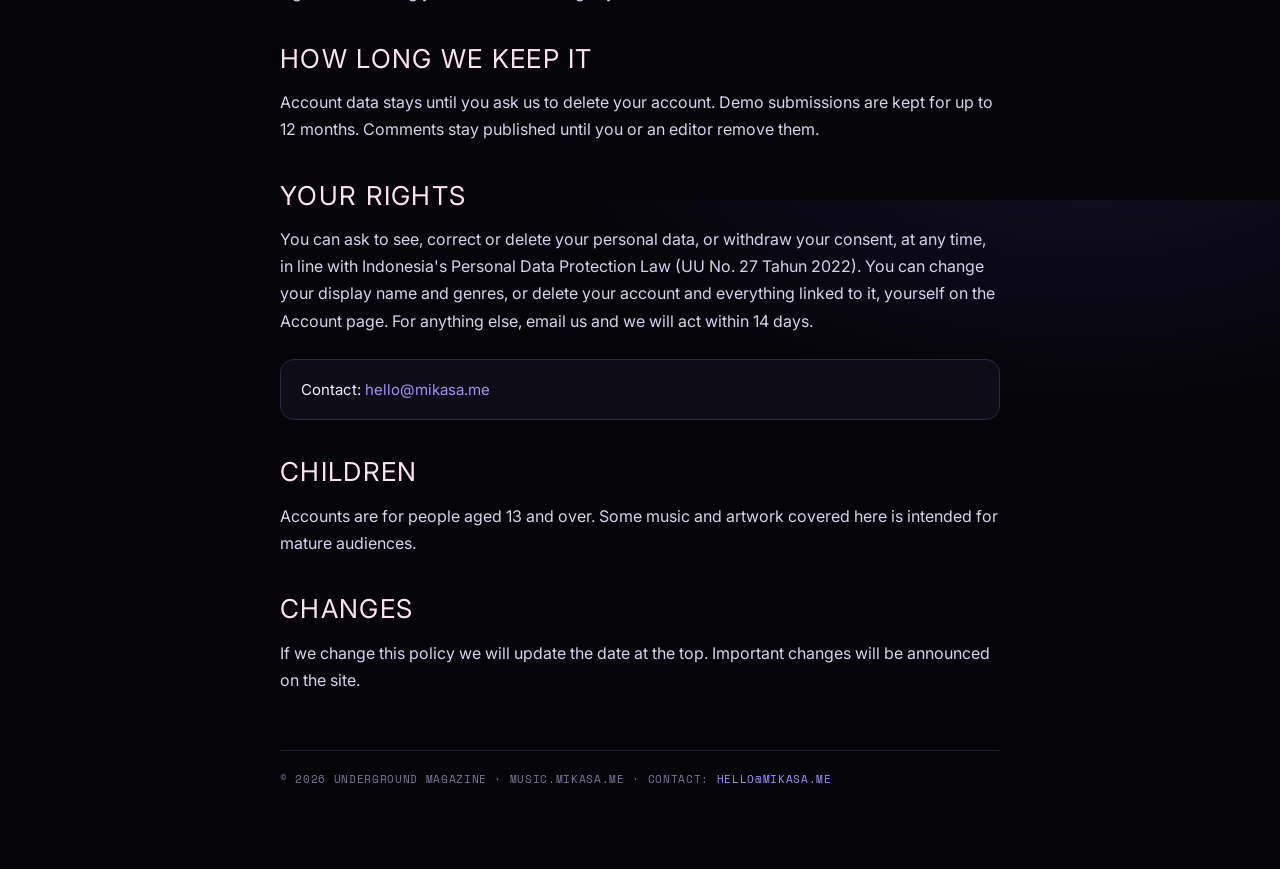
<file: public/privacy.html>
<!doctype html>
<html lang="en">
<head>
<meta charset="utf-8">
<script>if (location.hostname === "underground-music.pages.dev") location.replace("https://music.mikasa.me" + location.pathname);</script>
<link rel="icon" href="/assets/favicon.svg" type="image/svg+xml">
<link rel="apple-touch-icon" href="/assets/apple-touch-icon.png">
<meta name="viewport" content="width=device-width,initial-scale=1,viewport-fit=cover">
<meta name="theme-color" content="#050409">
<title>Privacy policy — UNDERGROUND</title>
<meta name="description" content="How UNDERGROUND collects, uses and protects your personal data.">
<link rel="canonical" href="https://music.mikasa.me/privacy.html">
<link rel="preconnect" href="https://fonts.googleapis.com">
<link rel="preconnect" href="https://fonts.gstatic.com" crossorigin>
<link rel="stylesheet" href="https://fonts.googleapis.com/css2?family=Bebas+Neue&family=Inter:wght@400;500;600;700&family=Space+Mono:wght@400;700&display=swap">
<link rel="stylesheet" href="/assets/bento.css">
<style>
  body { overflow-y: auto; background: radial-gradient(900px 500px at 85% -10%, rgba(123,92,255,.12), transparent 60%), var(--void); }
  .legal { max-width: 760px; margin: 0 auto; padding: 28px 20px 80px; }
  .legal-top { display: flex; flex-wrap: wrap; align-items: center; justify-content: space-between; gap: 14px 12px; margin-bottom: 40px; }
  .legal-top a.home { display: inline-flex; align-items: center; gap: 10px; font: 400 26px/1 var(--display); letter-spacing: .08em; color: var(--ink); text-decoration: none; }
  .legal-top nav { display: flex; gap: 16px; }
  .legal-top nav a { font: 700 11px/1 var(--mono); letter-spacing: .08em; text-transform: uppercase; color: var(--muted); text-decoration: none; }
  .legal-top nav a[aria-current] { color: var(--neon-hi); }
  .legal h1 { margin: 0; font: 400 clamp(54px, 12vw, 96px)/.9 var(--display); letter-spacing: .02em; }
  .legal .updated { margin: 14px 0 34px; font: 400 11px/1.4 var(--mono); letter-spacing: .08em; text-transform: uppercase; color: var(--faint); }
  .legal h2 { margin: 38px 0 10px; font: 400 26px/1.1 var(--display); letter-spacing: .05em; text-transform: uppercase; color: #FFE3EC; }
  .legal p, .legal li { color: #D9D3EE; font-size: 16px; line-height: 1.7; }
  .legal ul { padding-left: 20px; }
  .legal li + li { margin-top: 6px; }
  .legal a { color: var(--uv-hi); }
  .legal strong { color: var(--ink); }
  .legal .box { padding: 18px 20px; border: 1px solid var(--line-2); border-radius: 14px; background: var(--card); margin: 24px 0; }
  .legal footer { margin-top: 56px; padding-top: 20px; border-top: 1px solid var(--line); font: 400 11px/1.6 var(--mono); letter-spacing: .06em; color: var(--faint); text-transform: uppercase; }
</style>
</head>
<body>
<main class="legal">
  <div class="legal-top">
    <a class="home" href="/"><svg width="26" height="26" viewBox="0 0 48 48" fill="none" aria-hidden="true"><path d="M14 9v15a10 10 0 0 0 20 0V9" stroke="#FF5C86" stroke-width="3.6" stroke-linecap="round"/></svg>UNDERGROUND</a>
    <nav aria-label="Legal"><a href="/privacy.html" aria-current="page">Privacy</a><a href="/terms.html">Terms</a><a href="/">Back to site</a></nav>
  </div>
  <h1>Privacy <span class="neon-txt">policy</span></h1>
  <p class="updated">Last updated 16 November 2026 · added visitor statistics</p>
  <p>UNDERGROUND (<strong>music.mikasa.me</strong>) is an independent music magazine run by Mauliyadi Hamsa in Indonesia. This page explains what personal data we collect, why, and the choices you have. We keep it to the minimum the site needs.</p>

  <h2>What we collect</h2>
  <ul>
    <li><strong>Reading the site:</strong> no account needed. We do not use advertising or tracking cookies, and we do not sell data.</li>
    <li><strong>Member account:</strong> your email address, a password (stored only as a secure hash), your display name and the favourite genres you choose.</li>
    <li><strong>What members do on the site:</strong> saved articles, comments you post, and star ratings you give to songs.</li>
    <li><strong>Newsletter:</strong> if you subscribe, your email address and where you signed up. Every newsletter has a one-click unsubscribe link.</li>
    <li><strong>Demo submissions:</strong> band name, country, genre, contact email, the link and message you send us.</li>
    <li><strong>Technical data:</strong> our hosting providers process your IP address and browser details to deliver the site and protect it from abuse.</li>
    <li><strong>Visitor statistics:</strong> we use Cloudflare Web Analytics, which counts visits, pages, countries, device types and page speed without cookies and without identifying or following individual people.</li>
  </ul>

  <h2>Why we use it</h2>
  <ul>
    <li>To run your account, sign you in, and show your saved articles and ratings.</li>
    <li>To publish your comments and count your ratings in the public charts (charts show totals, never who voted).</li>
    <li>To listen to and reply to demo submissions.</li>
    <li>To keep the site secure, for example limiting how often forms can be sent.</li>
  </ul>

  <h2>Who processes it</h2>
  <p>We use trusted services to run the site. They process data on our behalf:</p>
  <ul>
    <li><strong>Supabase</strong>: accounts, sign-in and the database.</li>
    <li><strong>Cloudflare</strong>: hosting, music file storage, security and the AI tools editors use to draft articles.</li>
    <li><strong>Resend</strong>: delivers the newsletter to subscribers.</li>
    <li><strong>Google Fonts</strong>, <strong>jsDelivr</strong>: fonts and code libraries loaded by your browser.</li>
    <li><strong>YouTube</strong> (privacy-enhanced mode), <strong>Deezer</strong> and <strong>Apple iTunes</strong>: embedded videos, 30-second song previews and cover artwork. Playing them loads content from those services.</li>
  </ul>
  <p>Some of these providers store data outside Indonesia. They protect it under their own security and privacy commitments.</p>

  <h2>Storage on your device</h2>
  <p>Your browser keeps your sign-in session and small preferences in local storage so you stay signed in. Clearing your browser data signs you out.</p>

  <h2>How long we keep it</h2>
  <p>Account data stays until you ask us to delete your account. Demo submissions are kept for up to 12 months. Comments stay published until you or an editor remove them.</p>

  <h2>Your rights</h2>
  <p>You can ask to see, correct or delete your personal data, or withdraw your consent, at any time, in line with Indonesia's Personal Data Protection Law (UU No. 27 Tahun 2022). You can change your display name and genres, or delete your account and everything linked to it, yourself on the Account page. For anything else, email us and we will act within 14 days.</p>
  <div class="box">Contact: <a href="mailto:hello@mikasa.me">hello@mikasa.me</a></div>

  <h2>Children</h2>
  <p>Accounts are for people aged 13 and over. Some music and artwork covered here is intended for mature audiences.</p>

  <h2>Changes</h2>
  <p>If we change this policy we will update the date at the top. Important changes will be announced on the site.</p>
  <footer>© 2026 UNDERGROUND Magazine · music.mikasa.me · Contact: <a href="mailto:hello@mikasa.me">hello@mikasa.me</a></footer>
</main>
</body>
</html>
</file>
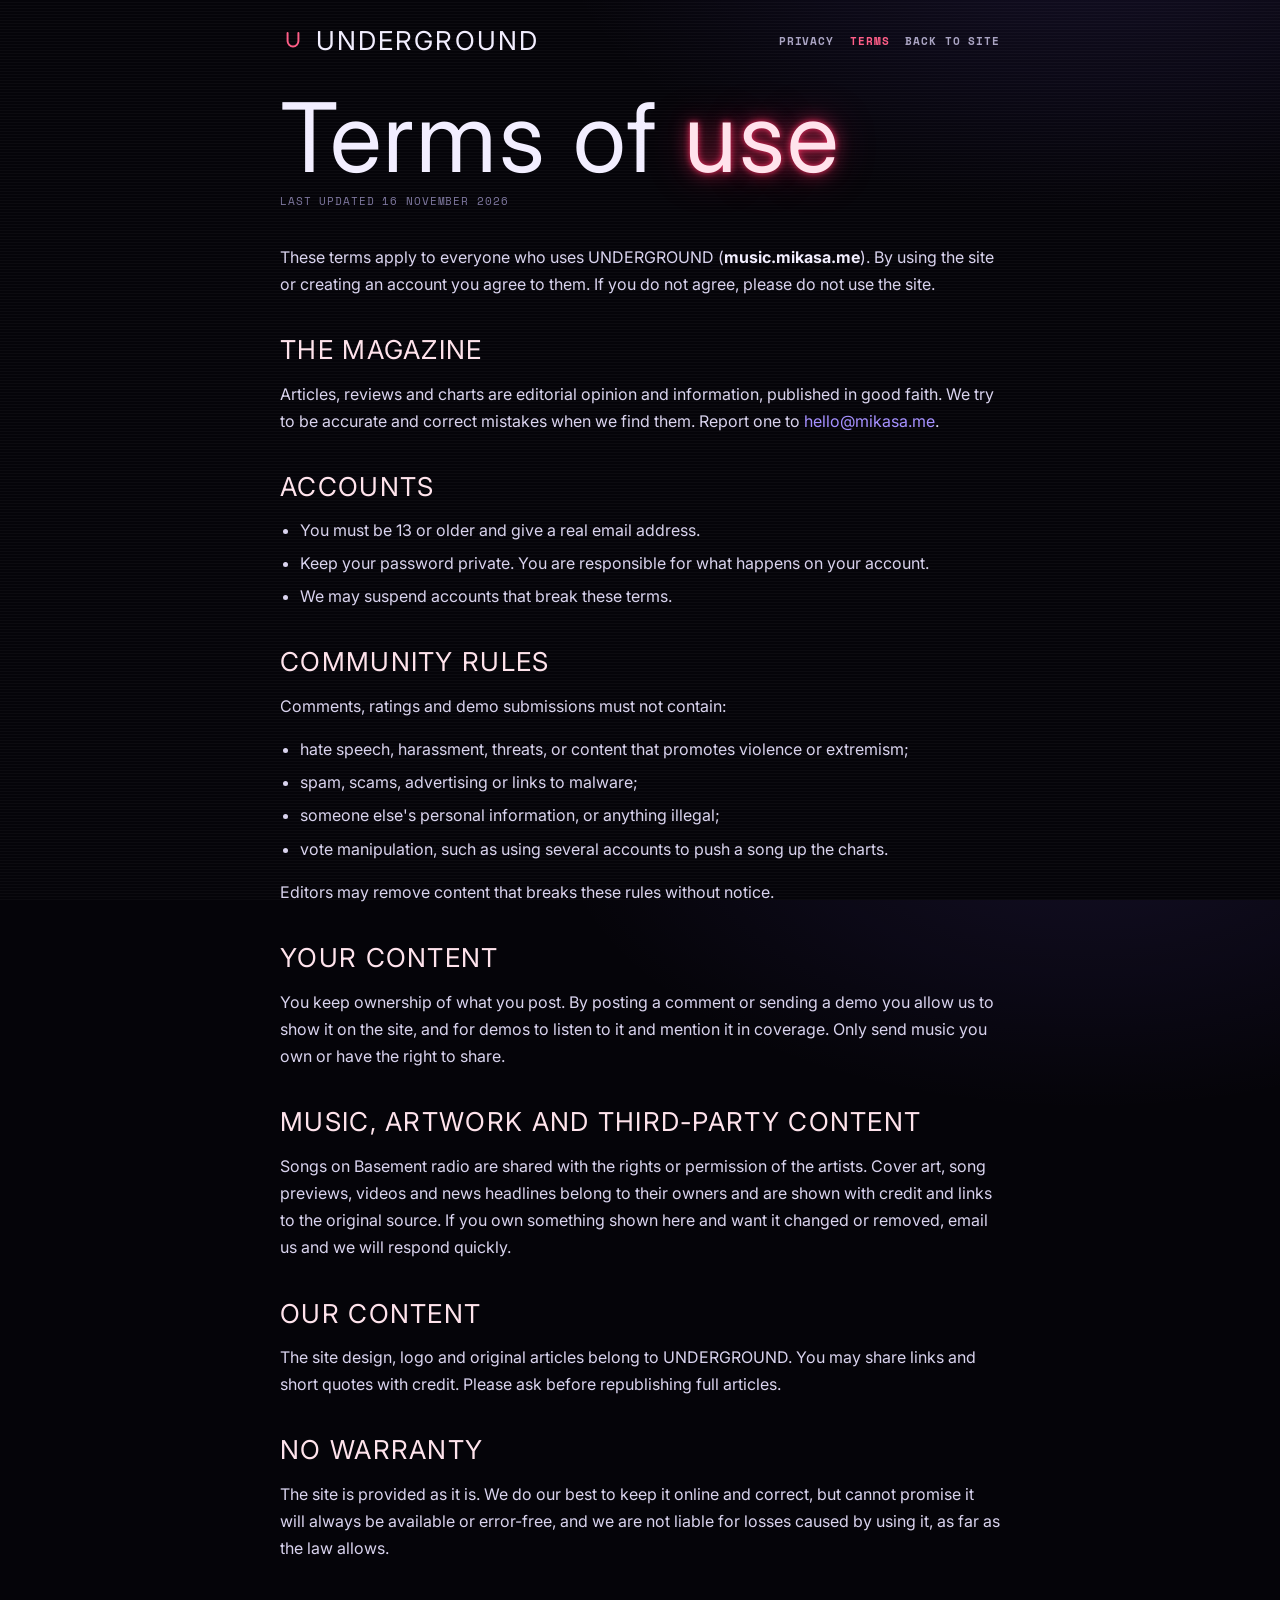
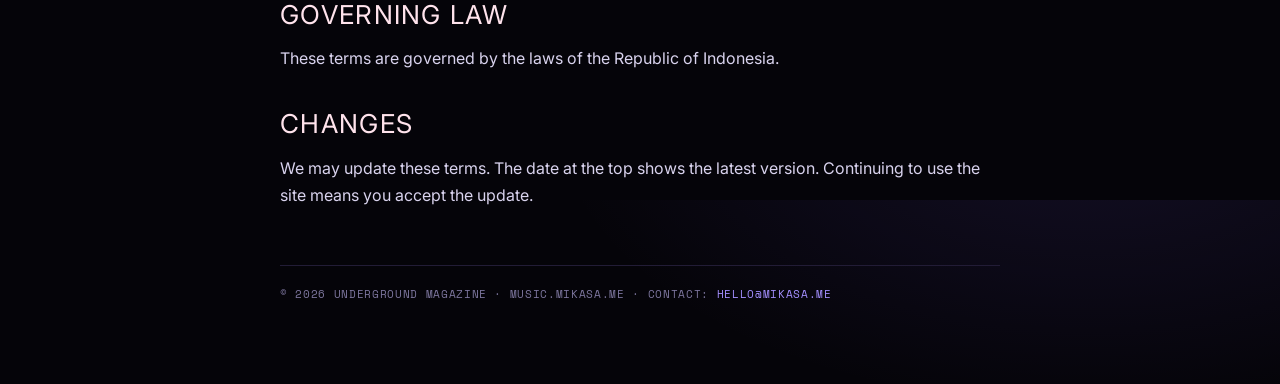
<file: public/terms.html>
<!doctype html>
<html lang="en">
<head>
<meta charset="utf-8">
<script>if (location.hostname === "underground-music.pages.dev") location.replace("https://music.mikasa.me" + location.pathname);</script>
<link rel="icon" href="/assets/favicon.svg" type="image/svg+xml">
<link rel="apple-touch-icon" href="/assets/apple-touch-icon.png">
<meta name="viewport" content="width=device-width,initial-scale=1,viewport-fit=cover">
<meta name="theme-color" content="#050409">
<title>Terms of use — UNDERGROUND</title>
<meta name="description" content="The rules for using UNDERGROUND and its community features.">
<link rel="canonical" href="https://music.mikasa.me/terms.html">
<link rel="preconnect" href="https://fonts.googleapis.com">
<link rel="preconnect" href="https://fonts.gstatic.com" crossorigin>
<link rel="stylesheet" href="https://fonts.googleapis.com/css2?family=Bebas+Neue&family=Inter:wght@400;500;600;700&family=Space+Mono:wght@400;700&display=swap">
<link rel="stylesheet" href="/assets/bento.css">
<style>
  body { overflow-y: auto; background: radial-gradient(900px 500px at 85% -10%, rgba(123,92,255,.12), transparent 60%), var(--void); }
  .legal { max-width: 760px; margin: 0 auto; padding: 28px 20px 80px; }
  .legal-top { display: flex; flex-wrap: wrap; align-items: center; justify-content: space-between; gap: 14px 12px; margin-bottom: 40px; }
  .legal-top a.home { display: inline-flex; align-items: center; gap: 10px; font: 400 26px/1 var(--display); letter-spacing: .08em; color: var(--ink); text-decoration: none; }
  .legal-top nav { display: flex; gap: 16px; }
  .legal-top nav a { font: 700 11px/1 var(--mono); letter-spacing: .08em; text-transform: uppercase; color: var(--muted); text-decoration: none; }
  .legal-top nav a[aria-current] { color: var(--neon-hi); }
  .legal h1 { margin: 0; font: 400 clamp(54px, 12vw, 96px)/.9 var(--display); letter-spacing: .02em; }
  .legal .updated { margin: 14px 0 34px; font: 400 11px/1.4 var(--mono); letter-spacing: .08em; text-transform: uppercase; color: var(--faint); }
  .legal h2 { margin: 38px 0 10px; font: 400 26px/1.1 var(--display); letter-spacing: .05em; text-transform: uppercase; color: #FFE3EC; }
  .legal p, .legal li { color: #D9D3EE; font-size: 16px; line-height: 1.7; }
  .legal ul { padding-left: 20px; }
  .legal li + li { margin-top: 6px; }
  .legal a { color: var(--uv-hi); }
  .legal strong { color: var(--ink); }
  .legal .box { padding: 18px 20px; border: 1px solid var(--line-2); border-radius: 14px; background: var(--card); margin: 24px 0; }
  .legal footer { margin-top: 56px; padding-top: 20px; border-top: 1px solid var(--line); font: 400 11px/1.6 var(--mono); letter-spacing: .06em; color: var(--faint); text-transform: uppercase; }
</style>
</head>
<body>
<main class="legal">
  <div class="legal-top">
    <a class="home" href="/"><svg width="26" height="26" viewBox="0 0 48 48" fill="none" aria-hidden="true"><path d="M14 9v15a10 10 0 0 0 20 0V9" stroke="#FF5C86" stroke-width="3.6" stroke-linecap="round"/></svg>UNDERGROUND</a>
    <nav aria-label="Legal"><a href="/privacy.html">Privacy</a><a href="/terms.html" aria-current="page">Terms</a><a href="/">Back to site</a></nav>
  </div>
  <h1>Terms of <span class="neon-txt">use</span></h1>
  <p class="updated">Last updated 16 November 2026</p>
  <p>These terms apply to everyone who uses UNDERGROUND (<strong>music.mikasa.me</strong>). By using the site or creating an account you agree to them. If you do not agree, please do not use the site.</p>

  <h2>The magazine</h2>
  <p>Articles, reviews and charts are editorial opinion and information, published in good faith. We try to be accurate and correct mistakes when we find them. Report one to <a href="mailto:hello@mikasa.me">hello@mikasa.me</a>.</p>

  <h2>Accounts</h2>
  <ul>
    <li>You must be 13 or older and give a real email address.</li>
    <li>Keep your password private. You are responsible for what happens on your account.</li>
    <li>We may suspend accounts that break these terms.</li>
  </ul>

  <h2>Community rules</h2>
  <p>Comments, ratings and demo submissions must not contain:</p>
  <ul>
    <li>hate speech, harassment, threats, or content that promotes violence or extremism;</li>
    <li>spam, scams, advertising or links to malware;</li>
    <li>someone else's personal information, or anything illegal;</li>
    <li>vote manipulation, such as using several accounts to push a song up the charts.</li>
  </ul>
  <p>Editors may remove content that breaks these rules without notice.</p>

  <h2>Your content</h2>
  <p>You keep ownership of what you post. By posting a comment or sending a demo you allow us to show it on the site, and for demos to listen to it and mention it in coverage. Only send music you own or have the right to share.</p>

  <h2>Music, artwork and third-party content</h2>
  <p>Songs on Basement radio are shared with the rights or permission of the artists. Cover art, song previews, videos and news headlines belong to their owners and are shown with credit and links to the original source. If you own something shown here and want it changed or removed, email us and we will respond quickly.</p>

  <h2>Our content</h2>
  <p>The site design, logo and original articles belong to UNDERGROUND. You may share links and short quotes with credit. Please ask before republishing full articles.</p>

  <h2>No warranty</h2>
  <p>The site is provided as it is. We do our best to keep it online and correct, but cannot promise it will always be available or error-free, and we are not liable for losses caused by using it, as far as the law allows.</p>

  <h2>Governing law</h2>
  <p>These terms are governed by the laws of the Republic of Indonesia.</p>

  <h2>Changes</h2>
  <p>We may update these terms. The date at the top shows the latest version. Continuing to use the site means you accept the update.</p>
  <footer>© 2026 UNDERGROUND Magazine · music.mikasa.me · Contact: <a href="mailto:hello@mikasa.me">hello@mikasa.me</a></footer>
</main>
</body>
</html>
</file>
<file: assets/bento.css>
/* UNDERGROUND — "Neon Basement" design system (public site)
   A dark basement venue mid-show: blood-pink neon, UV purple, VHS scanlines. */

/* ---- Design tokens — default theme "Neon Bento" ------------------------------------------
   Every visual value a theme or the admin Theme Manager may change lives here as --ug-*.
   Component CSS never hard-codes these colours: it reads the tokens (directly, or through the
   short aliases in bento.css such as --neon, --bg). A theme overrides tokens in its own
   theme.css under html[data-theme="<id>"]; admin overrides are injected as inline custom
   properties after validation (assets/theme/runtime.js, docs/THEMES.md).
   Colour tokens come in pairs: the hex value and an "r g b" triplet for translucent use,
   e.g. rgb(var(--ug-accent-rgb) / .4). Keep each pair in sync.
   They live at the top of this file (not a separate file) so the site can never load without them. */
:root {
  /* surfaces, darkest to lightest */
  --ug-void: #050409;        --ug-void-rgb: 5 4 9;
  --ug-bg: #07060B;          --ug-bg-rgb: 7 6 11;
  --ug-shell: #0A0912;
  --ug-surface: #0E0C16;     --ug-surface-rgb: 14 12 22;
  --ug-surface-2: #15121F;
  --ug-surface-3: #1B1729;
  --ug-line: #221C36;
  --ug-line-2: #2E2648;

  /* text */
  --ug-ink: #F2EEFF;         --ug-ink-rgb: 242 238 255;
  --ug-ink-soft: #D6D0EC;   /* long-form reading text */
  --ug-muted: #A9A3C2;
  --ug-faint: #7D769E;

  /* accent (primary, "neon") and accent-2 (secondary, "UV") */
  --ug-accent: #FF2E63;      --ug-accent-rgb: 255 46 99;
  --ug-accent-hi: #FF5C86;
  --ug-accent-tint: #FFE3EC;
  --ug-on-accent: #07060B;
  --ug-accent-2: #7B5CFF;    --ug-accent-2-rgb: 123 92 255;
  --ug-accent-2-hi: #A48FFF; --ug-accent-2-hi-rgb: 164 143 255;
  --ug-accent-2-tint: #E4DCFF;

  /* status */
  --ug-ok: #3DF5A7;          --ug-ok-rgb: 61 245 167;
  --ug-warn: #FFC23D;        --ug-warn-rgb: 255 194 61;

  /* typography */
  --ug-font-display: "Inter Tight", "Inter", system-ui, sans-serif;
  --ug-font-body: "Inter", system-ui, -apple-system, "Segoe UI", sans-serif;
  --ug-font-mono: "Space Mono", ui-monospace, Menlo, monospace;

  /* shape and motion */
  --ug-radius: 16px;
  --ug-radius-pill: 999px;
  --ug-ease-out: cubic-bezier(.16, 1, .3, 1);
  --ug-scanlines: 1;          /* 0 hides the VHS scanline overlay */
}


/* Short aliases used by the component CSS below. Values come from the design tokens in
   assets/theme/tokens.css; change the tokens, not these lines. */
:root {
  --void: var(--ug-void);
  --bg: var(--ug-bg);
  --shell: var(--ug-shell);
  --card: var(--ug-surface);
  --card-2: var(--ug-surface-2);
  --card-3: var(--ug-surface-3);
  --line: var(--ug-line);
  --line-2: var(--ug-line-2);
  --ink: var(--ug-ink);
  --muted: var(--ug-muted);
  --faint: var(--ug-faint);
  --neon: var(--ug-accent);
  --neon-hi: var(--ug-accent-hi);
  --neon-soft: rgb(var(--ug-accent-rgb) / .14);
  --neon-glow: 0 0 6px rgb(var(--ug-accent-rgb) / .9), 0 0 18px rgb(var(--ug-accent-rgb) / .6), 0 0 42px rgb(var(--ug-accent-rgb) / .35);
  --uv: var(--ug-accent-2);
  --uv-hi: var(--ug-accent-2-hi);
  --uv-soft: rgb(var(--ug-accent-2-rgb) / .16);
  --uv-glow: 0 0 6px rgb(var(--ug-accent-2-rgb) / .9), 0 0 20px rgb(var(--ug-accent-2-rgb) / .55);
  --on-neon: var(--ug-on-accent);
  --ok: var(--ug-ok);
  --warn: var(--ug-warn);

  --display: var(--ug-font-display);
  --font: var(--ug-font-body);
  --mono: var(--ug-font-mono);

  --r-card: var(--ug-radius);
  --r-pill: var(--ug-radius-pill);
  --ease-out: var(--ug-ease-out);
}

*, *::before, *::after { box-sizing: border-box; }
html, body { height: 100%; }
body { margin: 0; background: var(--void); color: var(--ink); font: 15px/1.55 var(--font); -webkit-font-smoothing: antialiased; }
body::after { content: ""; position: fixed; inset: 0; z-index: 600; pointer-events: none; opacity: var(--ug-scanlines, 1); background: repeating-linear-gradient(0deg, rgba(255, 255, 255, .03) 0 1px, transparent 1px 3px); }
a { color: inherit; text-decoration: none; }
button { font: inherit; color: inherit; }
img { display: block; max-width: 100%; }
::selection { background: var(--neon); color: var(--on-neon); }
:focus-visible { outline: 2px solid var(--neon-hi); outline-offset: 3px; border-radius: 8px; }
[hidden] { display: none !important; }
.sr-only { position: absolute; width: 1px; height: 1px; overflow: hidden; clip: rect(0 0 0 0); white-space: nowrap; }

.neon-txt { color: var(--ug-accent-tint); text-shadow: var(--neon-glow); animation: flicker 5s infinite; }
.uv-txt { color: var(--ug-accent-2-tint); text-shadow: var(--uv-glow); }
@keyframes flicker { 0%, 18%, 22%, 25%, 53%, 57%, 100% { opacity: 1; } 20%, 24%, 55% { opacity: .42; } }

/* ---------- Shell ---------- */
.app { position: fixed; inset: 14px; display: flex; background: var(--shell); border: 1px solid var(--line); border-radius: 22px; overflow: hidden; box-shadow: 0 40px 120px -40px rgb(var(--ug-accent-2-rgb) / .35); }
.sidebar { flex: none; width: 82px; background: var(--void); border-right: 1px solid var(--line); display: flex; flex-direction: column; align-items: center; padding: 18px 0; gap: 26px; }
.emblem { width: 48px; height: 48px; display: grid; place-items: center; }
 .emblem svg { display: block; width: 38px; height: 24px; color: var(--ink); }
.nav { display: flex; flex-direction: column; gap: 10px; position: relative; }
.nav-btn { position: relative; z-index: 1; width: 48px; height: 48px; border: 0; border-radius: 12px; background: transparent; color: var(--faint); display: grid; place-items: center; cursor: pointer; transition: color .3s; }
.nav-btn:hover { color: var(--ink); }
.nav-btn[aria-current="page"] { color: var(--on-neon); }
.nav-pill { position: absolute; left: 0; top: 0; width: 48px; height: 48px; border-radius: 12px; background: var(--neon); box-shadow: 0 0 22px rgb(var(--ug-accent-rgb) / .65); transition: transform .5s var(--ease-out); }
.nav-tip { position: absolute; left: 60px; top: 50%; transform: translate(-4px, -50%); background: var(--card-3); border: 1px solid var(--line-2); color: var(--ink); font: 700 11px/1 var(--mono); letter-spacing: .08em; text-transform: uppercase; padding: 8px 10px; border-radius: 8px; white-space: nowrap; opacity: 0; pointer-events: none; transition: opacity .2s, transform .2s; z-index: 5; }
.nav-btn:hover .nav-tip, .nav-btn:focus-visible .nav-tip { opacity: 1; transform: translate(0, -50%); }
.sidebar-foot { margin-top: auto; }
.sidebar-foot a { width: 48px; height: 48px; display: grid; place-items: center; border-radius: 12px; color: var(--faint); transition: color .2s, box-shadow .2s; }
.sidebar-foot a:hover { color: var(--uv-hi); box-shadow: inset 0 0 0 1px var(--uv); }
.nav-avatar { width: 30px; height: 30px; border-radius: 9px; display: grid; place-items: center; font: 400 15px/1 var(--display); letter-spacing: .04em; background: var(--uv-soft); color: var(--uv-hi); box-shadow: inset 0 0 0 1px var(--uv); }
.nav-btn[aria-current="page"] .nav-avatar { background: var(--on-neon); color: var(--neon-hi); box-shadow: none; }

.main { flex: 1; min-width: 0; overflow-y: auto; overscroll-behavior: contain; scroll-behavior: smooth; background: radial-gradient(900px 500px at 85% -10%, rgb(var(--ug-accent-2-rgb) / .10), transparent 60%), radial-gradient(700px 500px at 0% 110%, rgb(var(--ug-accent-rgb) / .07), transparent 60%); }
.view { padding: 22px; max-width: 1480px; margin: 0 auto; }
@media (max-width: 760px) {
  .app { inset: 0; border-radius: 0; border: 0; flex-direction: column-reverse; }
  .sidebar { width: 100%; height: 68px; flex-direction: row; justify-content: space-around; padding: 0 12px env(safe-area-inset-bottom); gap: 0; border-right: 0; border-top: 1px solid var(--line); }
  .sidebar .emblem, .sidebar-foot { display: none; }
  .nav { flex-direction: row; gap: 16px; }
  .nav-tip { display: none; }
  .view { padding: 14px; }
}

/* ---------- Cards ---------- */
.card { background: var(--card); border: 1px solid var(--line); border-radius: var(--r-card); transition: transform .45s var(--ease-out), box-shadow .45s var(--ease-out), border-color .3s; }
@media (hover: hover) { .card.lift:hover { transform: translateY(-3px); border-color: var(--neon); box-shadow: 0 0 0 1px var(--neon), 0 0 34px -6px rgb(var(--ug-accent-rgb) / .55); } }
.pad { padding: 20px; }
.card-title { display: flex; align-items: baseline; justify-content: space-between; gap: 10px; margin-bottom: 14px; }
.card-title h2, .card-title h3 { margin: 0; font: 400 24px/1 var(--display); letter-spacing: .05em; text-transform: uppercase; }
.hint { font: 400 11px/1.3 var(--mono); letter-spacing: .06em; text-transform: uppercase; color: var(--faint); }
.link { font: 700 11px/1 var(--mono); letter-spacing: .08em; text-transform: uppercase; color: var(--neon-hi); background: none; border: 0; cursor: pointer; padding: 8px 0; }
.link:hover { text-shadow: var(--neon-glow); }

.bento-item { opacity: 0; translate: 0 16px; } /* entrance uses `translate` so hover `transform` still works */
@media (scripting: none) { .bento-item { opacity: 1; translate: none; } }
.view.entered .bento-item { animation: rise .7s var(--ease-out) both; animation-delay: calc(var(--i, 0) * 60ms); }
@keyframes rise { from { opacity: 0; translate: 0 16px; } to { opacity: 1; translate: 0 0; } }

/* ---------- Buttons, pills, tags ---------- */
.btn { display: inline-flex; align-items: center; justify-content: center; gap: 8px; min-height: 46px; padding: 0 20px; border-radius: 10px; border: 1px solid transparent; font: 700 12.5px/1 var(--mono); letter-spacing: .1em; text-transform: uppercase; cursor: pointer; white-space: nowrap; transition: transform .2s var(--ease-out), box-shadow .3s, background-color .25s, color .25s, border-color .25s; }
@media (hover: hover) { .btn:hover { transform: translateY(-2px); } }
.btn:active { transform: scale(.97); }
.btn:disabled { opacity: .55; cursor: not-allowed; transform: none; }
.btn-white, .btn-forest { background: var(--neon); color: var(--on-neon); }
.btn-white:hover, .btn-forest:hover { box-shadow: 0 0 26px rgb(var(--ug-accent-rgb) / .75); }
.btn-ghost-dark { background: transparent; color: var(--ink); border-color: var(--uv); }
.btn-ghost-dark:hover { box-shadow: 0 0 22px rgb(var(--ug-accent-2-rgb) / .55), inset 0 0 12px rgb(var(--ug-accent-2-rgb) / .25); }
.btn-outline { background: transparent; color: var(--ink); border-color: var(--line-2); }
.btn-outline:hover { border-color: var(--neon); color: var(--neon-hi); }
.btn .arr { transition: transform .3s var(--ease-out); }
.btn:hover .arr { transform: translateX(4px); }
.icon-btn { width: 38px; height: 38px; border-radius: 10px; border: 1px solid var(--line-2); background: transparent; color: var(--ink); display: grid; place-items: center; cursor: pointer; transition: border-color .2s, box-shadow .2s, transform .2s; }
.icon-btn:hover { border-color: var(--neon); box-shadow: 0 0 14px rgb(var(--ug-accent-rgb) / .4); }
.icon-btn:active { transform: scale(.94); }

.pills { display: flex; flex-wrap: wrap; gap: 8px; }
.pill { min-height: 38px; padding: 0 15px; border-radius: 10px; border: 1px solid var(--line-2); background: transparent; color: var(--muted); font: 700 11.5px/1 var(--mono); letter-spacing: .08em; text-transform: uppercase; cursor: pointer; transition: background-color .3s, color .3s, border-color .3s, box-shadow .3s, transform .15s; }
.pill:hover { color: var(--ink); border-color: var(--uv); }
.pill:active { transform: scale(.96); }
.pill[aria-pressed="true"] { background: var(--neon); border-color: var(--neon); color: var(--on-neon); box-shadow: 0 0 18px rgb(var(--ug-accent-rgb) / .55); }
.genre-picker .pill[aria-pressed="true"] { background: var(--uv); border-color: var(--uv); color: #fff; box-shadow: 0 0 18px rgb(var(--ug-accent-2-rgb) / .55); }

.tag { display: inline-flex; align-items: center; align-self: flex-start; height: 24px; padding: 0 9px; border-radius: 6px; font: 700 10.5px/1 var(--mono); letter-spacing: .08em; text-transform: uppercase; background: var(--uv-soft); color: var(--uv-hi); box-shadow: inset 0 0 0 1px rgb(var(--ug-accent-2-rgb) / .4); }
.tag.warm { background: var(--neon-soft); color: var(--neon-hi); box-shadow: inset 0 0 0 1px rgb(var(--ug-accent-rgb) / .4); }

/* ---------- Dashboard ---------- */
.home { display: grid; grid-template-columns: minmax(0, 1.85fr) minmax(320px, 1fr); gap: 18px; align-items: start; }
.col { display: flex; flex-direction: column; gap: 18px; min-width: 0; }
.row-2 { display: grid; grid-template-columns: repeat(2, minmax(0, 1fr)); gap: 18px; }
@media (max-width: 1150px) { .home { grid-template-columns: 1fr; } }
@media (max-width: 620px) { .row-2 { grid-template-columns: 1fr; } }

.ticker { overflow: hidden; white-space: nowrap; border: 1px solid var(--line); border-radius: var(--r-card); background: var(--card); }
.ticker-in { display: inline-flex; gap: 32px; padding: 11px 0; animation: marquee 30s linear infinite; }
.ticker span { display: inline-flex; align-items: center; gap: 32px; font: 400 19px/1 var(--display); letter-spacing: .12em; color: var(--uv-hi); text-transform: uppercase; }
.ticker span::after { content: ""; width: 7px; height: 7px; border-radius: 50%; background: var(--neon); box-shadow: 0 0 10px var(--neon); }
.ticker:hover .ticker-in { animation-play-state: paused; }
@keyframes marquee { to { transform: translateX(-50%); } }

.hero { position: relative; overflow: hidden; background: var(--void); padding: clamp(24px, 4vw, 42px); min-height: 360px; display: flex; flex-direction: column; justify-content: flex-end; gap: 16px; }
.hero .floor { position: absolute; inset: 0; width: 100%; height: 100%; opacity: .55; pointer-events: none; }
.hero .floor path { stroke-dasharray: 1400; stroke-dashoffset: 1400; animation: draw 2.4s var(--ease-out) .25s forwards; }
@keyframes draw { to { stroke-dashoffset: 0; } }
.hero .rec { position: absolute; right: 22px; top: 20px; display: flex; align-items: center; gap: 8px; font: 400 13px/1 var(--mono); color: var(--ink); }
.hero .cam { position: absolute; left: 22px; top: 21px; font: 400 11px/1 var(--mono); letter-spacing: .06em; color: var(--faint); }
.live-dot { width: 10px; height: 10px; border-radius: 50%; background: var(--neon); animation: pulse 1.6s infinite; }
@keyframes pulse { 0% { box-shadow: 0 0 0 0 rgb(var(--ug-accent-rgb) / .8); } 70% { box-shadow: 0 0 0 10px rgb(var(--ug-accent-rgb) / 0); } 100% { box-shadow: 0 0 0 0 rgb(var(--ug-accent-rgb) / 0); } }
.badge-dark { position: relative; align-self: flex-start; display: inline-flex; align-items: center; gap: 8px; font: 400 12px/1 var(--mono); letter-spacing: .1em; text-transform: uppercase; color: var(--ug-accent-2-tint); text-shadow: var(--uv-glow); }
.badge-dark i { width: 7px; height: 7px; border-radius: 50%; background: var(--uv-hi); box-shadow: var(--uv-glow); }
.hero h1 { position: relative; margin: 0; font: 400 clamp(64px, 9.5vw, 136px)/.86 var(--display); letter-spacing: .02em; }
.hero p { position: relative; margin: 0; max-width: 540px; color: var(--muted); font-size: 15.5px; }
.hero .actions { position: relative; display: flex; flex-wrap: wrap; gap: 10px; margin-top: 4px; }

.bands-card { display: grid; grid-template-columns: minmax(0, 1fr) minmax(0, 1.1fr); gap: 24px; }
@media (max-width: 760px) { .bands-card { grid-template-columns: 1fr; } }
.avatars { display: grid; grid-template-columns: repeat(auto-fill, minmax(70px, 1fr)); gap: 16px 8px; }
.avatar[hidden] { display: none; }
.avatar { display: flex; flex-direction: column; align-items: center; gap: 6px; min-width: 0; text-align: center; }
.avatar .ring { position: relative; width: 58px; height: 58px; border-radius: 50%; padding: 2px; background: linear-gradient(135deg, var(--neon), var(--uv)); transition: transform .35s var(--ease-out), box-shadow .35s; }
.avatar:hover .ring { transform: scale(1.08); box-shadow: 0 0 22px rgb(var(--ug-accent-rgb) / .6); }
.avatar .face { position: relative; width: 100%; height: 100%; border-radius: 50%; overflow: hidden; border: 2px solid var(--card); display: grid; place-items: center; font: 400 19px/1 var(--display); letter-spacing: .04em; color: var(--ink); background: var(--card-2); }
.avatar .face img { position: absolute; inset: 0; width: 100%; height: 100%; object-fit: cover; }
.avatar .status { display: block; padding: 0; position: absolute; right: 0; bottom: 0; width: 14px; height: 14px; border-radius: 50%; background: var(--neon); border: 3px solid var(--card); box-shadow: 0 0 10px var(--neon); }
.avatar span.name { font-size: 11.5px; font-weight: 600; max-width: 100%; overflow: hidden; text-overflow: ellipsis; white-space: nowrap; color: var(--muted); }
.kpi { font: 400 52px/1 var(--display); letter-spacing: .02em; font-variant-numeric: tabular-nums; }
.kpi-sub { font: 400 11px/1.4 var(--mono); letter-spacing: .04em; text-transform: uppercase; color: var(--faint); margin-top: 6px; }
.legend { display: flex; gap: 14px; flex-wrap: wrap; font: 400 11px/1 var(--mono); letter-spacing: .04em; text-transform: uppercase; color: var(--muted); }
.legend i { display: inline-block; width: 10px; height: 10px; border-radius: 50%; margin-right: 6px; vertical-align: -1px; }

.bars { display: flex; align-items: flex-end; gap: 8px; height: 132px; padding-top: 6px; }
.bar-col { flex: 1; display: flex; flex-direction: column; align-items: center; gap: 6px; height: 100%; justify-content: flex-end; }
.bar { position: relative; width: 100%; max-width: 24px; border-radius: 6px; height: 0; min-height: 5px; transition: height 1.1s var(--ease-out); transition-delay: calc(var(--b, 0) * 50ms); }
.bar > span { border-radius: 6px !important; }
.bar > span[data-c="uv"] { box-shadow: 0 0 14px -2px var(--uv); }
.bar > span[data-c="neon"] { box-shadow: 0 0 14px -2px var(--neon); }
.bar.empty { background: var(--card-3); }
.bar-col small { font: 400 10px/1 var(--mono); color: var(--faint); }
.bar[data-v]::after { content: attr(data-v); position: absolute; top: -22px; left: 50%; transform: translateX(-50%); font: 400 16px/1 var(--display); color: var(--ink); opacity: 0; transition: opacity .2s; }
.bar-col:hover .bar::after { opacity: 1; }

.stats { display: grid; grid-template-columns: repeat(2, minmax(0, 1fr)); gap: 12px; }
.stat { padding: 14px; border-radius: 12px; background: var(--card-2); border: 1px solid var(--line); }
.stat .kpi { font-size: 56px; }
.demo { position: relative; overflow: hidden; background: radial-gradient(120% 120% at 100% 100%, rgb(var(--ug-accent-2-rgb) / .22), transparent 55%), var(--card); }
.demo h3 { position: relative; margin: 0 0 6px; font: 400 38px/1 var(--display); letter-spacing: .04em; text-transform: uppercase; }
.demo p { position: relative; margin: 0 0 16px; color: var(--muted); font-size: 14px; max-width: 320px; }
.demo .btn { position: relative; }
.ring-deco { position: absolute; right: -50px; bottom: -50px; width: 210px; height: 210px; border-radius: 50%; border: 2px solid var(--uv); box-shadow: 0 0 30px var(--uv), inset 0 0 30px var(--uv); opacity: .55; pointer-events: none; animation: breathe 4s ease-in-out infinite; }
@keyframes breathe { 50% { transform: scale(1.06); opacity: .85; } }


.sessions { display: grid; grid-template-columns: repeat(2, minmax(0, 1fr)); gap: 10px; }
.session { position: relative; display: block; border-radius: 12px; overflow: hidden; aspect-ratio: 4 / 3; background: var(--card-2); border: 1px solid var(--line); }
.session img, .session svg.art { position: absolute; inset: 0; width: 100%; height: 100%; object-fit: cover; transition: transform .8s var(--ease-out); }
@media (hover: hover) { .session:hover img, .session:hover svg.art { transform: scale(1.07); } }
.session .shade { position: absolute; inset: 0; background: linear-gradient(180deg, rgb(var(--ug-bg-rgb) / .1) 30%, rgb(var(--ug-bg-rgb) / .9)); }
.session .play { position: absolute; left: 50%; top: 42%; transform: translate(-50%, -50%); width: 42px; height: 42px; border-radius: 50%; background: var(--neon); color: var(--on-neon); display: grid; place-items: center; box-shadow: 0 0 22px rgb(var(--ug-accent-rgb) / .7); transition: transform .3s var(--ease-out); }
@media (hover: hover) { .session:hover .play { transform: translate(-50%, -50%) scale(1.12); } }
.session .cap { position: absolute; left: 10px; right: 10px; bottom: 9px; color: var(--ink); font-size: 12px; font-weight: 700; line-height: 1.3; display: -webkit-box; -webkit-line-clamp: 2; -webkit-box-orient: vertical; overflow: hidden; }

.wire { list-style: none; margin: 0; padding: 0; display: flex; flex-direction: column; }
.wire li + li { border-top: 1px solid var(--line); }
.wire a { display: flex; gap: 12px; align-items: flex-start; padding: 12px 6px; border-radius: 10px; transition: background-color .2s; }
.wire a:hover { background: var(--card-2); }
.wire .ico { flex: none; width: 34px; height: 34px; border-radius: 9px; display: grid; place-items: center; background: var(--uv-soft); color: var(--uv-hi); box-shadow: inset 0 0 0 1px rgb(var(--ug-accent-2-rgb) / .35); }
.wire .ico.warm { background: var(--neon-soft); color: var(--neon-hi); box-shadow: inset 0 0 0 1px rgb(var(--ug-accent-rgb) / .35); }
.wire .t { font-size: 13.5px; font-weight: 600; line-height: 1.35; }
.wire .time { font: 400 10.5px/1.4 var(--mono); letter-spacing: .04em; text-transform: uppercase; color: var(--faint); margin-top: 3px; }
.empty-note { padding: 18px; border: 1px dashed var(--line-2); border-radius: 12px; color: var(--muted); font-size: 13.5px; text-align: center; }

/* ---------- Articles ---------- */
.lib-head { display: grid; grid-template-columns: minmax(0, 1fr) minmax(280px, 380px); gap: 18px; align-items: stretch; margin-bottom: 18px; }
@media (max-width: 900px) { .lib-head { grid-template-columns: 1fr; } }
.lib-head h1 { margin: 0 0 16px; font: 400 clamp(44px, 6vw, 76px)/.9 var(--display); letter-spacing: .02em; text-transform: uppercase; }
.lib-head h1 em { font-style: normal; color: var(--ug-accent-tint); text-shadow: var(--neon-glow); }
.seg { display: flex; height: 10px; border-radius: 999px; overflow: hidden; background: var(--card-3); gap: 2px; }
.seg span { width: 0; transition: width 1.1s var(--ease-out); transition-delay: calc(var(--b, 0) * 70ms); }
.seg-legend { display: grid; grid-template-columns: repeat(2, minmax(0, 1fr)); gap: 7px 14px; margin-top: 14px; font: 400 11px/1.2 var(--mono); text-transform: uppercase; letter-spacing: .03em; }
.seg-legend div { display: flex; align-items: center; justify-content: space-between; gap: 8px; color: var(--muted); }
.seg-legend b { color: var(--ink); font-weight: 700; }
.seg-legend i { display: inline-block; width: 8px; height: 8px; border-radius: 50%; margin-right: 6px; }

.grid4 { display: grid; grid-template-columns: repeat(auto-fill, minmax(min(100%, 250px), 1fr)); gap: 16px; }
.acard { display: flex; flex-direction: column; overflow: hidden; }
.acard .art-wrap { position: relative; aspect-ratio: 4 / 3; overflow: hidden; background: var(--card-2); border-bottom: 1px solid var(--line); }
.acard .art-wrap svg { width: 100%; height: 100%; display: block; transition: transform .9s var(--ease-out); }
.acard:hover .art-wrap svg { transform: scale(1.06); }
.acard .vid { position: absolute; right: 10px; top: 10px; display: inline-flex; align-items: center; gap: 6px; height: 24px; padding: 0 9px; border-radius: 6px; background: rgb(var(--ug-bg-rgb) / .8); font: 700 10px/1 var(--mono); letter-spacing: .08em; text-transform: uppercase; color: var(--neon-hi); box-shadow: inset 0 0 0 1px rgb(var(--ug-accent-rgb) / .45); }
.acard .body { padding: 16px 16px 18px; display: flex; flex-direction: column; gap: 9px; flex: 1; }
.acard h3 { margin: 0; font-size: 16.5px; font-weight: 700; line-height: 1.3; letter-spacing: -.01em; }
.acard p { margin: 0; font-size: 13.5px; color: var(--muted); display: -webkit-box; -webkit-line-clamp: 2; -webkit-box-orient: vertical; overflow: hidden; }
.acard .meta { margin-top: auto; padding-top: 6px; display: flex; justify-content: space-between; font: 400 10.5px/1 var(--mono); letter-spacing: .04em; text-transform: uppercase; color: var(--faint); }

/* ---------- About ---------- */
.profile { position: relative; overflow: visible; padding: 0; }
.profile-banner { position: relative; height: 190px; border-radius: var(--r-card) var(--r-card) 0 0; background: var(--void); overflow: hidden; border-bottom: 1px solid var(--line); }
.profile-banner svg { position: absolute; inset: 0; width: 100%; height: 100%; opacity: .6; }
.profile-banner .big-neon { position: absolute; right: 24px; bottom: 16px; font: 400 clamp(40px, 7vw, 96px)/1 var(--display); letter-spacing: .04em; }
.profile-body { position: relative; z-index: 1; display: flex; flex-wrap: wrap; align-items: flex-end; justify-content: space-between; gap: 16px; padding: 0 24px 22px; }
.profile-id { display: flex; align-items: flex-end; gap: 18px; padding-top: 14px; }
.profile-emblem { width: 96px; height: 96px; margin-top: -60px; border-radius: 22px; background: var(--void); border: 1px solid var(--neon); display: grid; place-items: center; box-shadow: 0 0 30px rgb(var(--ug-accent-rgb) / .45); flex: none; }
 .profile-emblem svg { display: block; width: 56px; height: 35px; color: var(--ink); }
.profile-id h1 { margin: 0; font: 400 clamp(36px, 4vw, 48px)/1 var(--display); letter-spacing: .05em; }
.profile-id p { margin: 4px 0 0; font: 400 11.5px/1 var(--mono); letter-spacing: .06em; text-transform: uppercase; color: var(--faint); }
.kpis { display: grid; grid-template-columns: repeat(4, minmax(0, 1fr)); gap: 16px; margin: 18px 0; }
@media (max-width: 900px) { .kpis { grid-template-columns: repeat(2, minmax(0, 1fr)); } }
.kpis .kpi { font-size: 60px; margin-top: 10px; }
.kpis .ico { width: 38px; height: 38px; border-radius: 10px; display: grid; place-items: center; background: var(--uv-soft); color: var(--uv-hi); box-shadow: inset 0 0 0 1px rgb(var(--ug-accent-2-rgb) / .35); }
.kpis .ico.warm { background: var(--neon-soft); color: var(--neon-hi); box-shadow: inset 0 0 0 1px rgb(var(--ug-accent-rgb) / .35); }
.kpis .lbl { font: 400 11px/1.3 var(--mono); letter-spacing: .05em; text-transform: uppercase; color: var(--faint); margin-top: 6px; }
.about-grid { display: grid; grid-template-columns: minmax(0, 1.2fr) minmax(0, 1fr); gap: 18px; }
@media (max-width: 900px) { .about-grid { grid-template-columns: 1fr; } }
.manifest p { font-size: 18px; line-height: 1.7; margin: 0 0 14px; color: var(--ug-ink-soft); }
.manifest p:first-of-type::first-letter { font: 400 4.2em/.8 var(--display); float: left; padding: 6px 10px 0 0; color: var(--ug-accent-tint); text-shadow: var(--neon-glow); }

/* ---------- Reader ---------- */
.reader { position: fixed; inset: 0; z-index: 80; display: grid; place-items: center; padding: 24px; }
.reader-backdrop { position: absolute; inset: 0; background: rgb(var(--ug-void-rgb) / .74); backdrop-filter: blur(10px); -webkit-backdrop-filter: blur(10px); animation: fade .35s both; }
.reader-sheet { position: relative; width: min(840px, 100%); max-height: calc(100dvh - 48px); overflow-y: auto; overscroll-behavior: contain; background: var(--shell); border: 1px solid var(--line-2); border-radius: 22px; box-shadow: 0 40px 120px -30px rgb(var(--ug-accent-2-rgb) / .45); animation: pop .55s var(--ease-out) both; }
.reader-sheet:focus { outline: none; }
@keyframes fade { from { opacity: 0; } }
@keyframes pop { from { opacity: 0; transform: translateY(24px) scale(.98); } }
.reader-bar { position: sticky; top: 0; z-index: 2; display: flex; align-items: center; justify-content: space-between; gap: 10px; padding: 12px 14px 12px 20px; background: rgba(10, 9, 18, .92); backdrop-filter: blur(12px); border-bottom: 1px solid var(--line); }
.reader-progress { position: absolute; left: 0; bottom: -1px; height: 2px; width: 0; background: var(--neon); box-shadow: 0 0 12px var(--neon); }
.reader-inner { padding: 0 clamp(20px, 5vw, 52px) 52px; }
.reader-hero { margin: 0 calc(-1 * clamp(20px, 5vw, 52px)) 28px; aspect-ratio: 16 / 7; overflow: hidden; background: var(--void); border-bottom: 1px solid var(--line); }
.reader-hero svg, .reader-hero img { width: 100%; height: 100%; object-fit: cover; display: block; }
.reader h1 { margin: 12px 0 12px; font: 400 clamp(40px, 6vw, 68px)/.95 var(--display); letter-spacing: .02em; }
.reader .lede { font-size: 18px; color: var(--muted); margin: 0 0 24px; }
.reader .meta-row { display: flex; flex-wrap: wrap; gap: 10px; align-items: center; font: 400 11px/1 var(--mono); letter-spacing: .05em; text-transform: uppercase; color: var(--faint); }
.yt { position: relative; aspect-ratio: 16 / 9; border-radius: 14px; overflow: hidden; background: var(--void); border: 1px solid var(--line-2); margin: 4px 0 28px; box-shadow: 0 0 40px -12px rgb(var(--ug-accent-rgb) / .5); }
.yt iframe { position: absolute; inset: 0; width: 100%; height: 100%; border: 0; }
.prose { font-size: 17px; line-height: 1.8; color: var(--ug-ink-soft); }
.prose h2 { font: 400 34px/1 var(--display); letter-spacing: .04em; margin: 38px 0 12px; color: var(--ink); }
.prose h3 { font: 400 26px/1 var(--display); letter-spacing: .04em; margin: 28px 0 10px; color: var(--ink); }
.prose p { margin: 0 0 16px; }
.prose ul { padding-left: 22px; margin: 0 0 16px; }
.prose li::marker { color: var(--neon); }
.prose blockquote { margin: 26px 0; padding: 16px 20px; border-left: 2px solid var(--neon); background: var(--neon-soft); border-radius: 0 12px 12px 0; font-size: 19px; color: var(--ink); }
.prose strong { color: var(--ink); }
.prose em { color: var(--uv-hi); }
.reader .tags { display: flex; flex-wrap: wrap; gap: 8px; margin-top: 28px; padding-top: 20px; border-top: 1px solid var(--line); }
body.locked .main { overflow: hidden; }
@media (max-width: 760px) { .reader { padding: 0; place-items: end center; } .reader-sheet { border-radius: 22px 22px 0 0; max-height: 94dvh; } }

/* ---------- Splash ---------- */
.splash { position: fixed; inset: 0; z-index: 500; background: var(--void); display: grid; place-items: center; transition: opacity .7s var(--ease-out), transform .7s var(--ease-out); }
.splash-inner { display: flex; flex-direction: column; align-items: center; gap: 16px; animation: splashIn .6s var(--ease-out) both; }
 .splash-inner svg { display: block; width: 84px; height: 52px; color: var(--ink); filter: drop-shadow(0 0 8px currentColor); }
.splash-word { font: 400 30px/1 var(--display); letter-spacing: .42em; padding-left: .42em; color: var(--ug-accent-2-tint); text-shadow: var(--uv-glow); }
.splash.out { opacity: 0; transform: scale(1.06); pointer-events: none; }
@keyframes splashIn { from { opacity: 0; transform: scale(.92); } }

/* ---------- Toasts ---------- */
.toasts { position: fixed; z-index: 450; top: 22px; right: 22px; display: flex; flex-direction: column; gap: 10px; width: min(360px, calc(100vw - 32px)); pointer-events: none; }
.toast { pointer-events: auto; position: relative; overflow: hidden; display: flex; gap: 12px; align-items: flex-start; padding: 14px 8px 16px 14px; background: var(--card-2); border: 1px solid var(--line-2); border-radius: 14px; box-shadow: 0 20px 50px -20px #000; animation: toastIn .55s var(--ease-out) both; }
.toast.leaving { animation: toastOut .3s ease forwards; }
.toast-icon { flex: none; width: 32px; height: 32px; border-radius: 9px; display: grid; place-items: center; background: var(--uv-soft); color: var(--uv-hi); }
.toast.success .toast-icon { background: rgb(var(--ug-ok-rgb) / .12); color: var(--ok); }
.toast.warning .toast-icon { background: rgb(var(--ug-warn-rgb) / .12); color: var(--warn); }
.toast.error .toast-icon { background: var(--neon-soft); color: var(--neon-hi); }
.toast-body { flex: 1; min-width: 0; padding-top: 3px; }
.toast-title { font-weight: 700; font-size: 14.5px; }
.toast-msg { font-size: 13.5px; color: var(--muted); margin-top: 2px; white-space: pre-line; word-break: break-word; }
.toast-close { flex: none; width: 34px; height: 34px; border: 0; background: transparent; color: var(--faint); border-radius: 9px; cursor: pointer; display: grid; place-items: center; }
.toast-close:hover { background: var(--card-3); color: var(--ink); }
.toast-bar { position: absolute; left: 0; bottom: 0; height: 2px; width: 100%; transform-origin: left; animation: drain linear forwards; background: var(--uv); box-shadow: 0 0 10px var(--uv); }
.toast.success .toast-bar { background: var(--ok); box-shadow: 0 0 10px var(--ok); }
.toast.warning .toast-bar { background: var(--warn); box-shadow: 0 0 10px var(--warn); }
.toast.error .toast-bar { background: var(--neon); box-shadow: 0 0 10px var(--neon); }
@keyframes toastIn { from { opacity: 0; transform: translateX(30px) scale(.96); } }
@keyframes toastOut { to { opacity: 0; transform: translateX(30px) scale(.96); } }
@keyframes drain { from { transform: scaleX(1); } to { transform: scaleX(0); } }

.skel { background: linear-gradient(90deg, var(--card-2) 0, var(--card-3) 50%, var(--card-2) 100%); background-size: 600px 100%; animation: shimmer 1.3s linear infinite; border-radius: 10px; }
@keyframes shimmer { from { background-position: -300px 0; } to { background-position: 300px 0; } }

/* ---------- Forms ---------- */
.field { display: flex; flex-direction: column; gap: 7px; min-width: 0; }
.field > span { display: flex; justify-content: space-between; gap: 8px; font: 700 11px/1.2 var(--mono); letter-spacing: .08em; text-transform: uppercase; color: var(--muted); }
.field small.count { font-weight: 400; color: var(--faint); }
.input { width: 100%; min-height: 46px; padding: 11px 14px; border-radius: 10px; border: 1px solid var(--line-2); background: var(--void); color: var(--ink); font: inherit; font-size: 15px; transition: border-color .2s, box-shadow .2s; }
textarea.input { resize: vertical; line-height: 1.55; }
.input::placeholder { color: var(--faint); }
.input:focus { outline: none; border-color: var(--neon); box-shadow: 0 0 0 3px var(--neon-soft), 0 0 18px -4px rgb(var(--ug-accent-rgb) / .6); }
.input.invalid { border-color: var(--warn); box-shadow: 0 0 0 3px rgb(var(--ug-warn-rgb) / .15); }
.form-grid { display: grid; grid-template-columns: repeat(2, minmax(0, 1fr)); gap: 14px; }
@media (max-width: 560px) { .form-grid { grid-template-columns: 1fr; } }
.form-error { padding: 12px 14px; border-radius: 10px; background: var(--neon-soft); color: var(--neon-hi); font-size: 14px; font-weight: 600; box-shadow: inset 0 0 0 1px rgb(var(--ug-accent-rgb) / .4); }
.shake { animation: shake .45s cubic-bezier(.36, .07, .19, .97) both; }
@keyframes shake { 20% { transform: translateX(-7px); } 40% { transform: translateX(6px); } 60% { transform: translateX(-4px); } 80% { transform: translateX(2px); } }
.muted-p { margin: 0; color: var(--muted); font-size: 14.5px; }
.spinner { width: 15px; height: 15px; border-radius: 50%; border: 2.5px solid currentColor; border-right-color: transparent; animation: spin .8s linear infinite; flex: none; }
@keyframes spin { to { transform: rotate(360deg); } }
.modal-sheet { width: min(640px, 100%); }
.modal-body { padding: 20px 24px 24px; display: flex; flex-direction: column; gap: 14px; }
.modal .reader-bar strong { font: 400 26px/1 var(--display) !important; letter-spacing: .05em; text-transform: uppercase; }

/* ---------- Account ---------- */
.auth-wrap { display: grid; grid-template-columns: minmax(0, 1fr) minmax(0, 460px); gap: 18px; align-items: stretch; max-width: 1100px; margin: 0 auto; }
@media (max-width: 900px) { .auth-wrap { grid-template-columns: 1fr; } }
.join { position: relative; overflow: hidden; background: var(--void); padding: clamp(24px, 4vw, 40px); display: flex; flex-direction: column; gap: 18px; min-height: 440px; }
.join h1 { position: relative; margin: 0; font: 400 clamp(54px, 7vw, 92px)/.88 var(--display); letter-spacing: .02em; }
.join h1 em { font-style: normal; color: var(--ug-accent-tint); text-shadow: var(--neon-glow); animation: flicker 5s infinite; }
.join p { position: relative; margin: 0; color: var(--muted); max-width: 420px; }
.join .wave { position: absolute; inset: auto 0 0 0; width: 100%; height: 60%; opacity: .5; pointer-events: none; }
.perks { position: relative; list-style: none; margin: auto 0 0; padding: 0; display: grid; grid-template-columns: repeat(2, minmax(0, 1fr)); gap: 10px; }
.perks li { display: flex; gap: 10px; align-items: center; padding: 12px; border-radius: 12px; background: rgb(var(--ug-surface-rgb) / .88); border: 1px solid var(--line-2); font-size: 13.5px; font-weight: 600; transition: border-color .3s, box-shadow .3s; }
.perks li:hover { border-color: var(--uv); box-shadow: 0 0 18px -4px rgb(var(--ug-accent-2-rgb) / .6); }
.perks i { flex: none; width: 32px; height: 32px; border-radius: 9px; display: grid; place-items: center; background: var(--neon-soft); color: var(--neon-hi); font-style: normal; }
@media (max-width: 560px) { .perks { grid-template-columns: 1fr; } }
.auth-card { padding: clamp(22px, 3vw, 32px); display: flex; flex-direction: column; gap: 16px; }
.tabs { display: grid; grid-template-columns: 1fr 1fr; padding: 4px; border-radius: 12px; background: var(--void); border: 1px solid var(--line); position: relative; }
.tabs button { position: relative; z-index: 1; min-height: 42px; border: 0; background: transparent; border-radius: 9px; font: 700 11.5px/1 var(--mono); letter-spacing: .08em; text-transform: uppercase; color: var(--faint); cursor: pointer; transition: color .3s; }
.tabs button[aria-selected="true"] { color: var(--on-neon); }
.tabs .tab-pill { position: absolute; top: 4px; bottom: 4px; left: 4px; width: calc(50% - 4px); border-radius: 9px; background: var(--neon); box-shadow: 0 0 18px rgb(var(--ug-accent-rgb) / .5); transition: transform .45s var(--ease-out); }
.tabs[data-tab="signup"] .tab-pill { transform: translateX(100%); }
.auth-card h2 { margin: 0; font: 400 38px/1 var(--display); letter-spacing: .04em; }
.auth-form { display: flex; flex-direction: column; gap: 14px; animation: rise .5s var(--ease-out) both; }
.pw-wrap { position: relative; }
.pw-wrap .input { padding-right: 52px; }
.pw-toggle { position: absolute; right: 4px; top: 50%; transform: translateY(-50%); width: 44px; height: 40px; border: 0; background: transparent; color: var(--faint); border-radius: 8px; cursor: pointer; display: grid; place-items: center; }
.pw-toggle:hover { color: var(--ink); }
.strength { display: grid; grid-template-columns: repeat(4, 1fr); gap: 4px; }
.strength span { height: 3px; border-radius: 3px; background: var(--card-3); transition: background-color .3s; }
.fine { font-size: 12.5px; color: var(--faint); }
.fine a, .text-btn { color: var(--neon-hi); font-weight: 600; background: none; border: 0; padding: 0; cursor: pointer; font-size: inherit; }
.fine a:hover, .text-btn:hover { text-shadow: var(--neon-glow); }

.acct { display: grid; grid-template-columns: minmax(0, 1fr) minmax(300px, 380px); gap: 18px; align-items: start; }
@media (max-width: 1000px) { .acct { grid-template-columns: 1fr; } }
.me { position: relative; overflow: hidden; display: flex; flex-wrap: wrap; align-items: center; justify-content: space-between; gap: 16px; padding: 22px; background: var(--void); }
.me .who { position: relative; display: flex; align-items: center; gap: 16px; }
.me h1 { margin: 0; font: 400 clamp(36px, 4.4vw, 52px)/1 var(--display); letter-spacing: .03em; }
.me p { margin: 4px 0 0; font: 400 11px/1.4 var(--mono); letter-spacing: .05em; text-transform: uppercase; color: var(--faint); }
.me .wave { position: absolute; inset: 0; width: 100%; height: 100%; opacity: .45; pointer-events: none; }
.big-avatar { width: 64px; height: 64px; border-radius: 16px; display: grid; place-items: center; font: 400 28px/1 var(--display); letter-spacing: .04em; background: var(--neon); color: var(--on-neon); box-shadow: 0 0 24px rgb(var(--ug-accent-rgb) / .6); flex: none; }
.saved-grid { display: grid; grid-template-columns: repeat(auto-fill, minmax(min(100%, 220px), 1fr)); gap: 14px; }
.demo-list { list-style: none; margin: 0; padding: 0; display: flex; flex-direction: column; }
.demo-list li { display: flex; justify-content: space-between; gap: 10px; align-items: center; padding: 12px 0; border-top: 1px solid var(--line); }
.demo-list li:first-child { border-top: 0; }
.status { display: inline-flex; align-items: center; gap: 6px; height: 24px; padding: 0 9px; border-radius: 6px; font: 700 10px/1 var(--mono); letter-spacing: .08em; text-transform: uppercase; background: var(--card-3); color: var(--muted); }
.status::before { content: ""; width: 6px; height: 6px; border-radius: 50%; background: currentColor; box-shadow: 0 0 8px currentColor; }
.status.new { color: var(--warn); }
.status.listened { background: var(--uv-soft); color: var(--uv-hi); }
.status.featured { background: var(--neon); color: var(--on-neon); }
.status.featured::before { box-shadow: none; }
.avatar .status::before { display: none; } /* the avatar dot is the status itself */

.save-btn[aria-pressed="true"] { border-color: var(--neon); color: var(--neon-hi); box-shadow: 0 0 16px -2px rgb(var(--ug-accent-rgb) / .55); }
.save-btn[aria-pressed="true"] svg { fill: currentColor; }
.save-btn.pop svg { animation: pop-ico .45s var(--ease-out); }
@keyframes pop-ico { 40% { transform: scale(1.4); } }

/* ---------- Comments ---------- */
.comments { margin-top: 40px; padding-top: 28px; border-top: 1px solid var(--line); display: flex; flex-direction: column; gap: 16px; }
.comments h2 { margin: 0; font: 400 32px/1 var(--display); letter-spacing: .04em; display: flex; align-items: center; gap: 10px; }
.comments h2 .n { font: 700 11px/1 var(--mono); color: var(--on-neon); background: var(--neon); border-radius: 6px; padding: 5px 8px; box-shadow: 0 0 12px rgb(var(--ug-accent-rgb) / .55); }
.c-form { display: flex; flex-direction: column; gap: 10px; padding: 14px; border-radius: 14px; background: var(--card); border: 1px solid var(--line); }
.c-form .row { display: flex; justify-content: space-between; align-items: center; gap: 10px; }
.c-list { list-style: none; margin: 0; padding: 0; display: flex; flex-direction: column; gap: 2px; }
.c-item { display: flex; gap: 12px; padding: 12px 8px; border-radius: 12px; animation: rise .45s var(--ease-out) both; transition: background-color .2s; }
.c-item:hover { background: var(--card); }
.c-av { width: 38px; height: 38px; border-radius: 10px; display: grid; place-items: center; font: 400 17px/1 var(--display); letter-spacing: .04em; flex: none; color: var(--ink); }
.c-head { display: flex; flex-wrap: wrap; align-items: baseline; gap: 8px; }
.c-head b { font-size: 14px; }
.c-head time { font: 400 10.5px/1 var(--mono); letter-spacing: .04em; text-transform: uppercase; color: var(--faint); }
.c-body { margin: 5px 0 0; font-size: 15px; line-height: 1.6; white-space: pre-line; overflow-wrap: anywhere; color: var(--ug-ink-soft); }
.c-del { margin-left: auto; font: 700 10px/1 var(--mono); letter-spacing: .06em; text-transform: uppercase; color: var(--faint); background: none; border: 0; cursor: pointer; padding: 6px 8px; border-radius: 6px; }
.c-del:hover { color: var(--neon-hi); background: var(--neon-soft); }
.c-cta { display: flex; flex-wrap: wrap; align-items: center; justify-content: space-between; gap: 12px; padding: 16px; border-radius: 14px; background: var(--card); border: 1px dashed var(--line-2); font-size: 14.5px; font-weight: 600; }

@media (prefers-reduced-motion: reduce) {
  *, *::before, *::after { animation-duration: .01ms !important; animation-delay: 0ms !important; animation-iteration-count: 1 !important; transition-duration: .01ms !important; transition-delay: 0ms !important; }
  .bento-item { opacity: 1; transform: none; }
}

/* refinements */
.hero { padding-top: 64px; }
.hero .floor { opacity: .5; -webkit-mask-image: linear-gradient(180deg, transparent 52%, #000 78%); mask-image: linear-gradient(180deg, transparent 52%, #000 78%); }
.hero p, .join p { text-shadow: 0 1px 12px rgb(var(--ug-void-rgb) / .95); }
.join .wave { -webkit-mask-image: linear-gradient(180deg, transparent 0%, #000 60%); mask-image: linear-gradient(180deg, transparent 0%, #000 60%); opacity: .35; }
@media (max-width: 520px) { .hero .cam { display: none; } .hero { padding-top: 56px; } }
.splash-word { font-size: clamp(20px, 6.4vw, 30px); letter-spacing: .34em; padding-left: .34em; }
.prose a { color: var(--neon-hi); text-decoration: underline; text-underline-offset: 3px; } .prose a:hover { text-shadow: var(--neon-glow); }

/* ---------- Footer (Backstage Pass) ---------- */
.ft { position: relative; margin-top: 28px; border-top: 1px solid var(--line); background: linear-gradient(180deg, transparent, rgb(var(--ug-void-rgb) / .9) 30%), var(--void); overflow: hidden; }
.ft::before { content: ""; position: absolute; inset: 0; pointer-events: none; background: radial-gradient(600px 300px at 15% 20%, rgb(var(--ug-accent-rgb) / .08), transparent 70%), radial-gradient(700px 360px at 90% 90%, rgb(var(--ug-accent-2-rgb) / .10), transparent 70%); }
.ft-inner { position: relative; max-width: 1480px; margin: 0 auto; padding: 56px 22px 36px; display: flex; flex-wrap: wrap; gap: 48px; align-items: flex-start; }
.ft-mono { font: 400 11px/1.3 var(--mono); letter-spacing: .08em; text-transform: uppercase; }
.ft-reveal { opacity: 0; transform: translateY(18px); transition: opacity .8s var(--ease-out), transform .8s var(--ease-out); transition-delay: var(--d, 0ms); }
.ft-reveal.in { opacity: 1; transform: none; }

.ft-pass-col { flex: 0 0 300px; display: flex; flex-direction: column; align-items: center; }
.ft-lanyard { width: 8px; height: 48px; border-radius: 4px; background: repeating-linear-gradient(180deg, var(--neon) 0 6px, var(--uv) 6px 12px); box-shadow: 0 0 12px rgb(var(--ug-accent-rgb) / .4); }
.ft-pass { position: relative; width: 284px; margin-top: -4px; padding: 22px; border-radius: 18px; background: linear-gradient(160deg, var(--card-2), var(--shell)); border: 1px solid rgb(var(--ug-accent-rgb) / .7); box-shadow: 0 0 30px -8px rgb(var(--ug-accent-rgb) / .5), inset 0 0 0 4px var(--shell), inset 0 0 0 5px var(--line-2); transform-origin: 50% -48px; animation: ftSwing 7s ease-in-out infinite; }
.ft-pass::before { content: ""; position: absolute; top: 10px; left: 50%; width: 46px; height: 7px; margin-left: -23px; border-radius: 4px; background: var(--void); box-shadow: inset 0 0 0 1px var(--line-2); }
.ft-pass:hover { animation-play-state: paused; }
@keyframes ftSwing { 0%, 100% { transform: rotate(-1.4deg); } 50% { transform: rotate(1.4deg); } }
.ft-pass-top { display: flex; justify-content: space-between; align-items: center; margin-top: 8px; }
.ft-neon-label { color: var(--neon-hi); }
.ft-live { width: 8px; height: 8px; border-radius: 50%; background: var(--neon); animation: pulse 1.6s infinite; }
.ft-pass-name { margin-top: 18px; font: 400 44px/.92 var(--display); letter-spacing: .03em; color: var(--ink); }
.ft-pass-role { margin-top: 8px; color: var(--muted); }
.ft-pass-aka { margin-top: 4px; color: var(--faint); text-transform: none; letter-spacing: .04em; }
.ft-pass-rule { height: 1px; background: var(--line-2); margin: 18px 0; }
.ft-pass-bottom { display: flex; justify-content: space-between; align-items: flex-end; gap: 10px; }
.ft-pass-k { font-size: 9.5px; color: var(--faint); }
.ft-pass-ig { font: 700 14px/1.4 var(--mono); color: var(--ug-accent-tint); }
.ft-pass-ig:hover { text-shadow: var(--neon-glow); }
.ft-barcode { width: 84px; height: 34px; opacity: .8; background: repeating-linear-gradient(90deg, var(--ink) 0 2px, transparent 2px 4px, var(--ink) 4px 5px, transparent 5px 8px, var(--ink) 8px 11px, transparent 11px 13px); }
.ft-pass-foot { margin-top: 16px; text-align: center; font: 400 18px/1 var(--display); letter-spacing: .16em; color: var(--ug-accent-2-tint); text-shadow: var(--uv-glow); }

.ft-main { flex: 1 1 520px; min-width: 0; display: flex; flex-direction: column; gap: 22px; }
.ft-brand { display: inline-flex; align-items: center; gap: 10px; font: 400 22px/1 var(--display); letter-spacing: .12em; color: var(--ink); }
 .ft-brand svg { display: block; width: 26px; height: 17px; color: currentColor; }
.ft-title { margin: 0; font: 400 clamp(40px, 5vw, 68px)/.92 var(--display); letter-spacing: .02em; max-width: 760px; }
.ft-copy { margin: 0; max-width: 560px; color: var(--muted); line-height: 1.65; }
.ft-actions { display: flex; flex-wrap: wrap; gap: 10px; }
.ft-cols { display: flex; flex-wrap: wrap; gap: 28px 56px; margin-top: 6px; }
.ft-cols ul { list-style: none; margin: 0; padding: 0; }
.ft-two { columns: 2; column-gap: 36px; }
.ft-h { color: var(--faint); margin-bottom: 8px; }
.ft-cols a, .ft-linkbtn { display: inline-flex; align-items: center; min-height: 36px; color: var(--muted); font-size: 14px; background: none; border: 0; padding: 0; cursor: pointer; transition: color .2s, text-shadow .2s; }
.ft-cols a:hover, .ft-linkbtn:hover { color: var(--ug-accent-tint); text-shadow: 0 0 10px rgb(var(--ug-accent-rgb) / .8); }

.ft-bar { position: relative; max-width: 1480px; margin: 0 auto; padding: 18px 22px 24px; border-top: 1px solid var(--line); display: flex; flex-wrap: wrap; align-items: center; justify-content: space-between; gap: 10px 20px; font-size: 12px; color: var(--faint); }
.ft-top { display: inline-flex; align-items: center; gap: 8px; min-height: 42px; padding: 0 14px; border-radius: 10px; border: 1px solid var(--line-2); background: transparent; color: var(--muted); font: 400 11px/1 var(--mono); letter-spacing: .08em; text-transform: uppercase; cursor: pointer; transition: border-color .2s, color .2s, box-shadow .2s; }
.ft-top:hover { border-color: var(--neon); color: var(--neon-hi); box-shadow: 0 0 14px rgb(var(--ug-accent-rgb) / .4); }
.ft-top svg { transition: transform .3s var(--ease-out); }
.ft-top:hover svg { transform: translateY(-3px); }
@media (max-width: 760px) { .ft-inner { padding: 40px 14px 28px; gap: 36px; } .ft-pass-col { flex-basis: 100%; } .ft-bar { padding: 16px 14px 22px; } }
@media (prefers-reduced-motion: reduce) { .ft-reveal { opacity: 1; transform: none; } .ft-pass { animation: none; } }
.ft-pass-foot { white-space: nowrap; font-size: 16px; }

/* Real covers on cards and reader */
.acard .art-wrap > svg, .reader-hero > svg { position: absolute; inset: 0; }
.reader-hero { position: relative; }
.acard .art-wrap img.cover, .reader-hero img.cover { position: absolute; inset: 0; width: 100%; height: 100%; object-fit: cover; filter: saturate(1.08) contrast(1.05); transition: transform .9s var(--ease-out); }
.acard:hover .art-wrap img.cover { transform: scale(1.06); }
.acard .art-wrap::after, .reader-hero::after { content: ""; position: absolute; inset: 0; pointer-events: none; background: linear-gradient(180deg, rgb(var(--ug-bg-rgb) / 0) 45%, rgb(var(--ug-bg-rgb) / .55)), repeating-linear-gradient(0deg, rgba(255, 255, 255, .035) 0 1px, transparent 1px 3px); }
.acard .vid { z-index: 2; }

/* ---------- Stage (content + floating player) ---------- */
.stage { flex: 1; min-width: 0; display: flex; flex-direction: column; min-height: 0; position: relative; }
.stage > .main { flex: 1; min-height: 0; }
body.has-player .main { padding-bottom: 96px; }

/* ---------- Equalizer ---------- */
.eq { display: none; align-items: flex-end; gap: 2px; width: 16px; height: 14px; flex: none; }
.eq i { width: 3px; height: 100%; transform-origin: bottom; transform: scaleY(.3); background: var(--neon); border-radius: 2px; box-shadow: 0 0 6px var(--neon); }
.current .eq { display: inline-flex; }
body.is-playing .current .eq i { animation: eqb .9s ease-in-out infinite; }
.eq i:nth-child(2) { animation-delay: -.3s !important; } .eq i:nth-child(3) { animation-delay: -.6s !important; }
@keyframes eqb { 0%, 100% { transform: scaleY(.25); } 50% { transform: scaleY(1); } }

/* ---------- Music view ---------- */
.music-hero { position: relative; overflow: hidden; background: var(--void); padding: clamp(24px, 4vw, 42px); min-height: 280px; display: flex; flex-direction: column; justify-content: flex-end; gap: 14px; }
.music-hero h1 { position: relative; margin: 0; font: 400 clamp(60px, 9vw, 120px)/.86 var(--display); letter-spacing: .02em; }
.music-hero p { position: relative; margin: 0; max-width: 520px; color: var(--muted); }
.music-hero .actions { position: relative; display: flex; flex-wrap: wrap; gap: 10px; align-items: center; }
.eq-deco { position: absolute; right: 28px; bottom: 0; top: 30px; width: min(46%, 420px); display: flex; align-items: flex-end; gap: 6%; opacity: .5; pointer-events: none; -webkit-mask-image: linear-gradient(180deg, transparent, #000 40%); mask-image: linear-gradient(180deg, transparent, #000 40%); }
.eq-deco span { flex: 1; height: 100%; transform-origin: bottom; transform: scaleY(.3); border-radius: 6px 6px 0 0; background: linear-gradient(180deg, var(--neon), var(--uv)); box-shadow: 0 0 18px rgb(var(--ug-accent-rgb) / .45); animation: eqb 1.6s ease-in-out infinite; }
.eq-deco span:nth-child(3n) { animation-duration: 1.1s; } .eq-deco span:nth-child(4n) { animation-duration: 2s; } .eq-deco span:nth-child(5n+1) { animation-delay: -.7s; } .eq-deco span:nth-child(2n) { animation-delay: -.3s; }
.tracklist, .mini-tracks { list-style: none; margin: 0; padding: 6px; }
.track, .mini-track { width: 100%; display: flex; align-items: center; gap: 14px; padding: 10px 12px; border: 0; border-radius: 12px; background: transparent; color: var(--ink); text-align: left; cursor: pointer; transition: background-color .2s, box-shadow .25s; }
.track:hover, .mini-track:hover { background: var(--card-2); }
.track.current, .mini-track.current { background: var(--neon-soft); box-shadow: inset 0 0 0 1px rgb(var(--ug-accent-rgb) / .45); }
.tracklist li + li .track { margin-top: 2px; }
.tr-n { width: 24px; flex: none; font: 400 11px/1 var(--mono); color: var(--faint); text-align: center; }
.current .tr-n { display: none; }
.track .eq { width: 24px; justify-content: center; }
.tr-cover { position: relative; flex: none; width: 52px; height: 52px; border-radius: 10px; overflow: hidden; background: var(--card-2); box-shadow: 0 0 0 1px var(--line); }
.mini-track .tr-cover { width: 46px; height: 46px; }
.tr-cover svg, .tr-cover img { position: absolute; inset: 0; width: 100%; height: 100%; object-fit: cover; }
.tr-cover img { z-index: 1; }
.tr-play { position: absolute; inset: 0; z-index: 2; display: grid; place-items: center; background: rgb(var(--ug-bg-rgb) / .55); color: var(--ug-accent-tint); opacity: 0; transition: opacity .2s; }
.track:hover .tr-play, .mini-track:hover .tr-play, .track:focus-visible .tr-play { opacity: 1; }
.tr-meta { flex: 1; min-width: 0; display: flex; flex-direction: column; gap: 2px; }
.tr-title { font-weight: 700; font-size: 15px; white-space: nowrap; overflow: hidden; text-overflow: ellipsis; }
.current .tr-title { color: var(--ug-accent-tint); text-shadow: 0 0 10px rgb(var(--ug-accent-rgb) / .6); }
.tr-artist { font: 400 10.5px/1.4 var(--mono); letter-spacing: .05em; text-transform: uppercase; color: var(--faint); white-space: nowrap; overflow: hidden; text-overflow: ellipsis; }
.tr-dur { flex: none; width: 44px; text-align: right; font: 400 11px/1 var(--mono); color: var(--faint); font-variant-numeric: tabular-nums; }
.track .tag { align-self: center; }
@media (max-width: 620px) { .track .tag { display: none; } .tr-n { display: none; } .track .eq { width: auto; } }

/* ---- Charts ------------------------------------------------------------- */
.charts-hero { position: relative; overflow: hidden; background: var(--void); padding: clamp(24px, 4vw, 42px); min-height: 280px; display: flex; flex-direction: column; justify-content: flex-end; gap: 14px; }
.charts-hero h1 { position: relative; margin: 0; font: 400 clamp(60px, 9vw, 120px)/.86 var(--display); letter-spacing: .02em; }
.charts-hero p { position: relative; margin: 0; max-width: 520px; color: var(--muted); }
.podium { position: absolute; right: clamp(16px, 5vw, 60px); bottom: 0; display: flex; align-items: flex-end; gap: 10px; opacity: .55; }
.podium span { width: clamp(34px, 6vw, 64px); border-radius: 8px 8px 0 0; background: linear-gradient(180deg, var(--uv-soft), transparent); box-shadow: inset 0 1px 0 rgb(var(--ug-accent-2-hi-rgb) / .6); transform-origin: bottom; animation: podium 1.1s var(--ease-out) both; }
.podium span:nth-child(1) { height: 110px; animation-delay: .15s; }
.podium span:nth-child(2) { height: 170px; background: linear-gradient(180deg, var(--neon-soft), transparent); box-shadow: inset 0 1px 0 rgba(255, 92, 134, .8), 0 -8px 40px -12px rgb(var(--ug-accent-rgb) / .6); }
.podium span:nth-child(3) { height: 80px; animation-delay: .3s; }
@keyframes podium { from { transform: scaleY(0); } }
.chart-switch { position: relative; display: inline-flex; align-self: flex-start; padding: 4px; gap: 4px; border-radius: 12px; background: var(--card-2); box-shadow: inset 0 0 0 1px var(--line-2); }
.cs-btn { min-height: 40px; padding: 0 16px; border: 0; border-radius: 9px; background: transparent; color: var(--muted); font: 700 11.5px/1 var(--mono); letter-spacing: .08em; text-transform: uppercase; cursor: pointer; transition: background-color .25s, color .25s, box-shadow .25s; }
.cs-btn[aria-selected="true"] { background: var(--neon); color: var(--on-neon); box-shadow: 0 0 18px -4px rgb(var(--ug-accent-rgb) / .8); }
.chart-bar { display: flex; flex-wrap: wrap; align-items: center; justify-content: space-between; gap: 10px; margin: 18px 0; min-height: 40px; }
.charts-grid { display: grid; grid-template-columns: repeat(2, minmax(0, 1fr)); gap: 18px; align-items: start; }
@media (max-width: 900px) { .charts-grid { grid-template-columns: 1fr; } }
.chart-list { list-style: none; margin: 0; padding: 0; display: flex; flex-direction: column; gap: 4px; }
.chart-row { width: 100%; display: grid; grid-template-columns: 40px 56px minmax(0, 1fr) auto; gap: 12px; align-items: center; padding: 10px 8px; border: 0; border-radius: 12px; background: transparent; color: var(--ink); text-align: left; font: inherit; text-decoration: none; transition: background-color .2s, box-shadow .25s, transform .2s; animation: rise .6s var(--ease-out) both; animation-delay: calc(var(--i, 0) * 45ms); }
button.chart-row, a.chart-row { cursor: pointer; }
button.chart-row:hover, a.chart-row:hover { background: var(--card-2); }
.chart-row.current { background: var(--neon-soft); box-shadow: inset 0 0 0 1px rgb(var(--ug-accent-rgb) / .45); }
.c-rank { font: 400 32px/1 var(--display); text-align: center; color: var(--faint); }
.c-cover { position: relative; width: 56px; height: 56px; border-radius: 10px; overflow: hidden; background: var(--card-3); }
.c-cover img, .c-cover svg { position: absolute; inset: 0; width: 100%; height: 100%; object-fit: cover; }
.c-cover img { z-index: 1; }
.c-meta { min-width: 0; display: flex; flex-direction: column; gap: 3px; }
.c-title { font-weight: 700; font-size: 15px; line-height: 1.25; overflow: hidden; text-overflow: ellipsis; white-space: nowrap; }
.c-sub { font: 400 10.5px/1.4 var(--mono); letter-spacing: .05em; text-transform: uppercase; color: var(--faint); overflow: hidden; text-overflow: ellipsis; white-space: nowrap; }
.c-score { display: flex; flex-direction: column; align-items: flex-end; gap: 4px; min-width: 64px; }
.c-stars { font: 400 22px/1 var(--display); letter-spacing: .03em; color: var(--ink); white-space: nowrap; }
.c-stars i { font-style: normal; color: var(--warn); text-shadow: 0 0 10px rgb(var(--ug-warn-rgb) / .55); margin-right: 3px; font-size: 15px; vertical-align: 2px; }
.c-votes { font: 400 10px/1 var(--mono); letter-spacing: .05em; color: var(--faint); text-transform: uppercase; white-space: nowrap; }
.c-meter { width: 64px; height: 5px; border-radius: 3px; background: var(--card-3); overflow: hidden; }
.c-meter b { display: block; height: 100%; width: var(--w, 0%); border-radius: 3px; background: linear-gradient(90deg, var(--uv), var(--neon)); transform-origin: left; animation: grow 1s var(--ease-out) both; animation-delay: calc(var(--i, 0) * 45ms + .2s); }
@keyframes grow { from { transform: scaleX(0); } }
/* podium places */
.chart-row.p1 { grid-template-columns: 40px 76px minmax(0, 1fr) auto; padding: 14px 8px; background: linear-gradient(90deg, var(--neon-soft), transparent 70%); box-shadow: inset 0 0 0 1px rgb(var(--ug-accent-rgb) / .3); margin-bottom: 4px; }
.chart-row.p1 .c-cover { width: 76px; height: 76px; box-shadow: 0 0 24px -6px rgb(var(--ug-accent-rgb) / .7); }
.chart-row.p1 .c-rank { font-size: 46px; color: var(--ug-accent-tint); text-shadow: var(--neon-glow); }
.chart-row.p1 .c-title { font-size: 17px; }
.chart-row.p2 .c-rank { color: var(--uv-hi); text-shadow: var(--uv-glow); }
.chart-row.p3 .c-rank { color: var(--ug-accent-2-tint); }
.chart-empty { padding: 26px 14px; border: 1px dashed var(--line-2); border-radius: 12px; text-align: center; color: var(--muted); font-size: 14px; }
.chart-empty strong { display: block; color: var(--ink); margin-bottom: 4px; }
.chart-foot { margin: 18px 4px 0; text-transform: none; letter-spacing: .02em; }
.chart-foot a { color: var(--uv-hi); }
@media (max-width: 520px) {
  .chart-row { grid-template-columns: 30px 48px minmax(0, 1fr) auto; gap: 10px; padding: 9px 4px; }
  .chart-row.p1 { grid-template-columns: 30px 64px minmax(0, 1fr) auto; }
  .c-cover { width: 48px; height: 48px; } .chart-row.p1 .c-cover { width: 64px; height: 64px; }
  .c-rank { font-size: 26px; } .chart-row.p1 .c-rank { font-size: 38px; }
  .c-score { min-width: 54px; } .c-meter { width: 54px; }
  .podium { opacity: .3; }
}
/* home peek */
.peek-list { list-style: none; margin: 0; padding: 0; }
.peek-list .chart-row { grid-template-columns: 30px 46px minmax(0, 1fr) auto; padding: 8px 6px; }
.peek-list .chart-row.p1 { grid-template-columns: 30px 46px minmax(0, 1fr) auto; padding: 8px 6px; }
.peek-list .c-cover, .peek-list .chart-row.p1 .c-cover { width: 46px; height: 46px; }
.peek-list .c-rank, .peek-list .chart-row.p1 .c-rank { font-size: 26px; }
.peek-list .c-title, .peek-list .chart-row.p1 .c-title { font-size: 14px; }
/* player rating */
.pl-rate { display: flex; align-items: center; gap: 8px; margin-top: 2px; }
.stars { display: inline-flex; }
.stars button { width: 22px; height: 22px; padding: 0; border: 0; background: none; color: var(--line-2); font-size: 16px; line-height: 1; cursor: pointer; transition: color .15s, transform .15s, text-shadow .15s; }
.stars button.on { color: var(--warn); text-shadow: 0 0 8px rgb(var(--ug-warn-rgb) / .6); }
.stars:hover button { color: var(--warn); }
.stars button:hover ~ button { color: var(--line-2); text-shadow: none; }
.stars button:active { transform: scale(1.3); }
.rate-avg { font: 400 10px/1 var(--mono); letter-spacing: .05em; color: var(--faint); white-space: nowrap; }
@media (max-width: 420px) { .nav { gap: 6px !important; } }
@media (prefers-reduced-motion: reduce) { .chart-row, .c-meter b, .podium span { animation: none; } }
/* chart genre picker: two swipeable rows (groups, then sub-genres) */
.genre-nav { display: flex; flex-direction: column; gap: 10px; margin: -4px 0 18px; }
.gn-row { display: flex; gap: 8px; overflow-x: auto; scroll-snap-type: x proximity; padding: 2px 2px 8px; scrollbar-width: thin; scrollbar-color: var(--line-2) transparent; -webkit-mask-image: linear-gradient(90deg, #000 92%, transparent); mask-image: linear-gradient(90deg, #000 92%, transparent); }
.gn-row .pill { flex: none; scroll-snap-align: start; white-space: nowrap; }
.gn-subs { padding-left: 12px; border-left: 2px solid var(--neon); animation: rise .4s var(--ease-out) both; }
.gn-subs .pill { min-height: 34px; font-size: 10.5px; }
.cover-in { animation: coverIn .5s var(--ease-out) both; }
@keyframes coverIn { from { opacity: 0; } }
.ft-legal { color: var(--muted); text-decoration: underline; text-underline-offset: 3px; } .ft-legal:hover { color: var(--neon-hi); }

/* ---- Search ---------------------------------------------------------------- */
@media (max-width: 760px) { .nav-about { display: none !important; } }
.search { position: fixed; inset: 0; z-index: 400; display: grid; place-items: start center; padding: 8vh 16px 16px; }
.search-backdrop { position: absolute; inset: 0; background: rgb(var(--ug-void-rgb) / .72); backdrop-filter: blur(8px); -webkit-backdrop-filter: blur(8px); animation: fadeIn .25s ease both; }
.search-sheet { position: relative; width: min(680px, 100%); max-height: 80dvh; display: flex; flex-direction: column; background: var(--shell); border: 1px solid var(--line-2); border-radius: 18px; box-shadow: 0 30px 80px -20px rgba(0, 0, 0, .8), 0 0 0 1px rgb(var(--ug-accent-rgb) / .15), 0 0 60px -20px rgb(var(--ug-accent-rgb) / .45); overflow: hidden; animation: searchIn .35s var(--ease-out) both; }
@keyframes searchIn { from { opacity: 0; transform: translateY(-12px) scale(.98); } }
@keyframes fadeIn { from { opacity: 0; } }
.search-bar { display: flex; align-items: center; gap: 12px; padding: 14px 16px; border-bottom: 1px solid var(--line); color: var(--neon-hi); }
.search-bar input { flex: 1; min-width: 0; height: 40px; border: 0; outline: 0; background: transparent; color: var(--ink); font: 500 18px/1 var(--font); }
.search-bar input::placeholder { color: var(--faint); }
.search-bar input::-webkit-search-cancel-button { display: none; }
.search-close { flex: none; height: 32px; padding: 0 10px; border: 1px solid var(--line-2); border-radius: 8px; background: transparent; color: var(--muted); font: 700 10.5px/1 var(--mono); letter-spacing: .08em; text-transform: uppercase; cursor: pointer; }
.search-results { overflow-y: auto; padding: 8px 8px 14px; overscroll-behavior: contain; }
.sr-h { margin: 12px 10px 6px; font: 700 10.5px/1 var(--mono); letter-spacing: .1em; text-transform: uppercase; color: var(--faint); }
.sr-item { width: 100%; display: grid; grid-template-columns: 48px minmax(0, 1fr) auto; gap: 12px; align-items: center; padding: 8px 10px; border: 0; border-radius: 12px; background: transparent; color: var(--ink); text-align: left; text-decoration: none; font: inherit; cursor: pointer; }
.sr-item:hover, .sr-item:focus-visible, .sr-item.active { background: var(--card-2); outline: 0; box-shadow: inset 0 0 0 1px var(--line-2); }
.sr-thumb { position: relative; width: 48px; height: 48px; border-radius: 9px; overflow: hidden; background: var(--card-3); }
.sr-thumb img, .sr-thumb svg { position: absolute; inset: 0; width: 100%; height: 100%; object-fit: cover; }
.sr-thumb img { z-index: 1; }
.sr-t { font-weight: 700; font-size: 15px; overflow: hidden; text-overflow: ellipsis; white-space: nowrap; }
.sr-s { font: 400 10.5px/1.5 var(--mono); letter-spacing: .05em; text-transform: uppercase; color: var(--faint); overflow: hidden; text-overflow: ellipsis; white-space: nowrap; }
.sr-k { font: 700 10px/1 var(--mono); letter-spacing: .08em; text-transform: uppercase; color: var(--uv-hi); }
.search mark { background: none; color: var(--neon-hi); text-shadow: 0 0 10px rgb(var(--ug-accent-rgb) / .5); }
.sr-chips { display: flex; flex-wrap: wrap; gap: 8px; padding: 4px 10px 6px; }
.sr-empty { padding: 30px 16px; text-align: center; color: var(--muted); }
.sr-empty strong { display: block; color: var(--ink); margin-bottom: 4px; }
@media (max-width: 760px) { .search { padding: 0; place-items: stretch; } .search-sheet { width: 100%; max-height: none; height: 100dvh; border-radius: 0; border: 0; } }
@media (prefers-reduced-motion: reduce) { .search-sheet, .search-backdrop { animation: none; } }
.sr-item > span:nth-child(2) { display: flex; flex-direction: column; gap: 2px; min-width: 0; }

/* ---- Review scores ------------------------------------------------------------ */
.score-badge { position: absolute; left: 10px; bottom: 10px; z-index: 2; display: inline-flex; align-items: baseline; gap: 1px; padding: 6px 9px 5px; border-radius: 10px; background: rgb(var(--ug-bg-rgb) / .86); backdrop-filter: blur(6px); box-shadow: inset 0 0 0 1px rgb(var(--ug-accent-2-hi-rgb) / .55), 0 0 18px -6px rgb(var(--ug-accent-2-rgb) / .8); }
.score-badge b { font: 400 24px/1 var(--display); color: #fff; letter-spacing: .02em; }
.score-badge i { font: 700 10px/1 var(--mono); font-style: normal; color: var(--uv-hi); }
.score-badge.hot { box-shadow: inset 0 0 0 1px rgb(var(--ug-accent-rgb) / .7), 0 0 20px -4px rgb(var(--ug-accent-rgb) / .9); }
.score-badge.hot i { color: var(--neon-hi); }
.verdict { display: flex; align-items: center; gap: 18px; margin: 4px 0 24px; padding: 16px 18px; border-radius: 16px; background: linear-gradient(90deg, var(--neon-soft), transparent 80%); box-shadow: inset 0 0 0 1px rgb(var(--ug-accent-rgb) / .3); }
.verdict > div:last-child { display: flex; flex-direction: column; gap: 4px; min-width: 0; }
.verdict strong { font: 400 30px/1 var(--display); letter-spacing: .04em; text-transform: uppercase; color: var(--ug-accent-tint); }
.verdict .v-sub { font: 400 11px/1.4 var(--mono); letter-spacing: .05em; text-transform: uppercase; color: var(--faint); }
.v-ring { --p: 0; position: relative; flex: none; width: 82px; height: 82px; border-radius: 50%; display: grid; place-items: center; align-content: center; background: radial-gradient(closest-side, var(--shell) 79%, transparent 80% 100%), conic-gradient(var(--neon) calc(var(--p) * 1%), var(--line-2) 0); box-shadow: 0 0 26px -6px rgb(var(--ug-accent-rgb) / .8); animation: ringIn 1.1s var(--ease-out) both; }
.v-ring b { font: 400 32px/.9 var(--display); color: #fff; }
.v-ring i { font: 700 9px/1 var(--mono); font-style: normal; color: var(--neon-hi); letter-spacing: .08em; }
@keyframes ringIn { from { transform: rotate(-90deg) scale(.6); opacity: 0; } }
.band-link { color: var(--uv-hi); text-decoration: none; border-bottom: 1px dashed rgb(var(--ug-accent-2-hi-rgb) / .6); }
.band-link:hover { color: var(--neon-hi); border-color: var(--neon-hi); }
.band-cta { display: flex; align-items: center; gap: 12px; margin: 28px 0 0; padding: 16px 18px; border-radius: 14px; background: var(--card-2); box-shadow: inset 0 0 0 1px var(--line-2); color: var(--ink); text-decoration: none; transition: box-shadow .25s, transform .2s; }
.band-cta strong { flex: 1; font-size: 16px; }
.band-cta:hover { box-shadow: inset 0 0 0 1px var(--neon), 0 0 24px -8px rgb(var(--ug-accent-rgb) / .8); }

/* ---- Newsletter --------------------------------------------------------------- */
.nl { display: grid; gap: 12px; margin: 26px 0 0; padding: 20px; border-radius: 16px; background: radial-gradient(420px 200px at 100% 0%, var(--uv-soft), transparent 70%), var(--card); box-shadow: inset 0 0 0 1px var(--line-2); }
.nl-copy { display: flex; flex-direction: column; gap: 4px; }
.nl-copy strong { font: 400 26px/1.05 var(--display); letter-spacing: .04em; text-transform: uppercase; }
.muted-s { color: var(--muted); font-size: 14px; }
.nl-row { display: flex; gap: 8px; flex-wrap: wrap; }
.nl-row .input { flex: 1 1 200px; min-height: 46px; }
.nl-row .btn { flex: none; }
.nl-legal { margin: 0; font-size: 12px; color: var(--faint); }
.nl-legal a { color: var(--uv-hi); }
.nl-done { display: flex; align-items: center; gap: 14px; animation: rise .5s var(--ease-out) both; }
.nl-done div { display: flex; flex-direction: column; gap: 2px; }
.nl-check { width: 40px; height: 40px; border-radius: 50%; display: grid; place-items: center; background: var(--ok); color: #06140D; font-weight: 800; box-shadow: 0 0 20px -4px var(--ok); }
.ft-nl { margin: 26px 0 8px; max-width: 640px; }
.ft-nl .nl { margin: 0; }

/* ---- Band profile -------------------------------------------------------------- */
.band-hero { position: relative; overflow: hidden; min-height: 340px; background: var(--void); display: flex; align-items: flex-end; }
.bh-bg { position: absolute; inset: 0; background-size: cover; background-position: center 25%; opacity: .5; filter: saturate(1.1) contrast(1.05); transform: scale(1.04); animation: bhZoom 14s ease-out both; }
.bh-bg::after { content: ""; position: absolute; inset: 0; background: linear-gradient(180deg, rgb(var(--ug-void-rgb) / .2), rgb(var(--ug-void-rgb) / .65) 55%, var(--void)), radial-gradient(600px 300px at 0% 100%, rgb(var(--ug-accent-rgb) / .25), transparent 70%); }
@keyframes bhZoom { from { transform: scale(1.12); } }
.bh-in { position: relative; padding: clamp(22px, 4vw, 40px); display: flex; flex-direction: column; gap: 12px; width: 100%; }
.bh-in h1 { margin: 0; font: 400 clamp(56px, 10vw, 120px)/.86 var(--display); letter-spacing: .02em; color: var(--ug-accent-tint); text-shadow: var(--neon-glow); overflow-wrap: anywhere; }
.bh-tags { display: flex; flex-wrap: wrap; gap: 6px; }
.bh-stats { display: flex; flex-wrap: wrap; gap: 10px 26px; }
.bh-stat { display: flex; flex-direction: column; gap: 2px; }
.bh-stat b { font: 400 34px/1 var(--display); color: #fff; letter-spacing: .02em; }
.bh-stat b small { font-size: 16px; color: var(--muted); }
.bh-stat span { font: 700 10px/1 var(--mono); letter-spacing: .1em; text-transform: uppercase; color: var(--faint); }
.band-hero .actions { display: flex; flex-wrap: wrap; gap: 10px; }
.band-grid { display: grid; grid-template-columns: repeat(2, minmax(0, 1fr)); gap: 18px; margin-top: 18px; align-items: start; }
.band-grid .band-stories { grid-column: 1 / -1; }
.band-stories .grid { display: grid; grid-template-columns: repeat(auto-fill, minmax(220px, 1fr)); gap: 14px; }
@media (max-width: 900px) { .band-grid { grid-template-columns: 1fr; } }
.band-empty { margin-top: 18px; }
.rel { display: grid; grid-template-columns: repeat(3, minmax(0, 1fr)); gap: 12px; }
.rel-item { display: flex; flex-direction: column; align-items: center; gap: 6px; padding: 10px 6px; border-radius: 12px; text-decoration: none; color: var(--ink); text-align: center; transition: background-color .2s; }
.rel-item:hover { background: var(--card-2); }
.rel-pic { position: relative; width: 72px; height: 72px; border-radius: 50%; overflow: hidden; background: var(--card-3); box-shadow: 0 0 0 2px var(--line-2); }
.rel-pic img, .rel-pic svg { position: absolute; inset: 0; width: 100%; height: 100%; object-fit: cover; }
.rel-pic img { z-index: 1; }
.rel-name { font-weight: 700; font-size: 13.5px; line-height: 1.2; }
@media (prefers-reduced-motion: reduce) { .bh-bg, .v-ring { animation: none; } }
.danger-zone { box-shadow: inset 0 0 0 1px rgb(var(--ug-accent-rgb) / .25); }
.btn-danger { align-self: flex-start; background: transparent; color: var(--neon-hi); border: 1px solid rgb(var(--ug-accent-rgb) / .55); }
.btn-danger:hover { background: var(--neon-soft); box-shadow: 0 0 22px -6px rgb(var(--ug-accent-rgb) / .8); }
.dz-confirm { margin-bottom: 12px; }


body.is-playing .current .tr-play { opacity: 0 !important; }
@media (hover: none) { .tr-play { display: none; } }

/* ===================== Player: Floating Island ===================== */
@keyframes spin { to { transform: rotate(360deg); } }
@keyframes popIn { 0% { transform: scale(.7); opacity: 0; } 60% { transform: scale(1.06); opacity: 1; } 100% { transform: none; } }
@keyframes slideIn { from { transform: translateY(8px); opacity: 0; } }
@keyframes ripple { from { transform: scale(0); opacity: .45; } to { transform: scale(1); opacity: 0; } }
@keyframes islIn { from { transform: translate(-50%, 140%); opacity: 0; } }
@keyframes blinkDot { 50% { opacity: .25; } }
@keyframes floaty { 50% { transform: translateY(-6px); } }
@keyframes eqI { 0%, 100% { transform: scaleY(.3); } 50% { transform: scaleY(1); } }

.player { position: absolute; left: 50%; bottom: 14px; z-index: 30; width: min(560px, calc(100% - 24px)); transform: translateX(-50%); animation: islIn .55s var(--ease-out) both; }
.isl { position: relative; display: flex; align-items: center; gap: 10px; height: 60px; padding: 0 8px 0 8px; border-radius: 30px; background: #000; box-shadow: 0 0 0 1px var(--line-2), 0 18px 40px -12px rgba(0, 0, 0, .9), 0 0 30px -10px rgb(var(--ug-ok-rgb) / .25); overflow: hidden; }
.isl button { -webkit-appearance: none; appearance: none; margin: 0; padding: 0; border: 0; background: transparent; color: inherit; font: inherit; cursor: pointer; -webkit-tap-highlight-color: transparent; }
.isl-cover { position: relative; flex: none; width: 44px; height: 44px; border-radius: 50% !important; overflow: hidden; background: var(--card-2) !important; animation: spin 6s linear infinite; animation-play-state: paused; box-shadow: 0 0 0 2px rgb(var(--ug-ok-rgb) / .35); }
.isl-cover img, .isl-cover svg { position: absolute; inset: 0; width: 100%; height: 100%; object-fit: cover; }
.isl-cover img { z-index: 1; }
.isl-cover::after { content: ""; position: absolute; left: 50%; top: 50%; z-index: 2; width: 8px; height: 8px; margin: -4px; border-radius: 50%; background: #000; box-shadow: 0 0 0 2px rgba(255, 255, 255, .35); }
body.is-playing .isl-cover { animation-play-state: running; }
.isl-cover.swap { animation: popIn .5s var(--ease-out), spin 6s linear .5s infinite; }
body:not(.is-playing) .isl-cover.swap { animation: popIn .5s var(--ease-out); }
.isl-open { flex: 1; min-width: 0; display: flex !important; flex-direction: column; align-items: flex-start; gap: 2px; text-align: left; }
.isl-open.swap > * { animation: slideIn .45s var(--ease-out) both; }
.isl-open.swap .isl-artist { animation-delay: .06s; }
.isl-title { max-width: 100%; font-weight: 700; font-size: 14px; line-height: 1.2; color: #fff; white-space: nowrap; overflow: hidden; text-overflow: ellipsis; }
.isl-artist { max-width: 100%; font-size: 12px; line-height: 1.2; color: var(--muted); white-space: nowrap; overflow: hidden; text-overflow: ellipsis; }
.isl-eq { flex: none; display: flex; align-items: flex-end; gap: 2px; height: 16px; }
.isl-eq i { display: block; width: 3px; height: 16px; border-radius: 2px; background: var(--ok); transform: scaleY(.3); transform-origin: bottom; }
body.is-playing .isl-eq i { animation: eqI .9s ease-in-out infinite; }
.isl-eq i:nth-child(2) { animation-duration: .7s !important; } .isl-eq i:nth-child(3) { animation-duration: 1.1s !important; } .isl-eq i:nth-child(4) { animation-duration: .8s !important; animation-delay: -.3s; }
.isl-btn { flex: none; width: 36px; height: 36px; border-radius: 50% !important; display: grid !important; place-items: center; color: var(--muted) !important; transition: color .2s, background-color .2s; }
.isl-btn:hover { color: #fff !important; background: rgba(255, 255, 255, .08) !important; }
.isl-x { width: 30px; height: 30px; }
.isl-play { position: relative; flex: none; width: 44px; height: 44px; border-radius: 50% !important; display: grid !important; place-items: center; background: #fff !important; color: #000 !important; transition: transform .15s; }
.isl-play:active, .np-play:active { transform: scale(.9); }
.isl-play svg, .np-play svg { position: absolute; transition: transform .35s var(--ease-out), opacity .25s; }
.isl-play .i-play, .np-play .i-play { opacity: 1; transform: translateX(1px); }
.isl-play .i-pause, .np-play .i-pause { opacity: 0; transform: scale(.4) rotate(90deg); }
body.is-playing .isl-play .i-play, body.is-playing .np-play .i-play { opacity: 0; transform: scale(.4) rotate(-90deg); }
body.is-playing .isl-play .i-pause, body.is-playing .np-play .i-pause { opacity: 1; transform: none; }
.isl-play::before, .np-play::before { content: ""; position: absolute; inset: -4px; border-radius: 50%; border: 2px solid transparent; border-top-color: var(--ok); border-right-color: var(--ok); opacity: 0; pointer-events: none; }
body.pl-loading .isl-play::before, body.pl-loading .np-play::before { opacity: 1; animation: spin .8s linear infinite; }
.isl-vol { display: flex; align-items: center; gap: 2px; }
.isl-vol input { width: 80px; accent-color: #fff; }
.player.muted .vol-wave { display: none; }
.isl-seek { -webkit-appearance: none; appearance: none; position: absolute; left: 22px; right: 22px; bottom: 0; height: 8px; margin: 0; background: transparent; cursor: pointer; --p: 0%; }
.isl-seek::-webkit-slider-runnable-track { height: 2px; background: linear-gradient(90deg, var(--ok) var(--p), rgba(255, 255, 255, .12) var(--p)); border-radius: 2px; }
.isl-seek::-webkit-slider-thumb { -webkit-appearance: none; width: 8px; height: 8px; margin-top: -3px; border-radius: 50%; background: var(--ok); opacity: 0; }
.isl:hover .isl-seek::-webkit-slider-thumb { opacity: 1; }
.isl-seek::-moz-range-track { height: 2px; background: rgba(255, 255, 255, .12); }
.isl-seek::-moz-range-progress { height: 2px; background: var(--ok); }
.isl-seek::-moz-range-thumb { width: 8px; height: 8px; border: 0; border-radius: 50%; background: var(--ok); }
@media (max-width: 760px) { .isl-wide { display: none !important; } .player { width: min(400px, calc(100% - 24px)); bottom: 10px; } }
/* Trimmed songs: "Full" toggle and the card shown when the cut ends (music-v3-trim) */
.isl-full { flex: none; height: 26px; padding: 0 10px !important; border-radius: 13px !important; border: 1px solid var(--line-2) !important; color: var(--muted) !important; font: 700 10px/1 var(--mono) !important; letter-spacing: .06em; text-transform: uppercase; transition: color .2s, border-color .2s, background-color .2s; }
.isl-full:hover, .isl-full[aria-pressed="true"] { color: var(--ok) !important; border-color: rgb(var(--ug-ok-rgb) / .5) !important; background: rgb(var(--ug-ok-rgb) / .1) !important; }
.isl-full[hidden], .np-full[hidden], .cut-end[hidden] { display: none !important; }
.cut-end { position: absolute; left: 8px; right: 8px; bottom: calc(100% + 10px); display: grid; gap: 4px; padding: 14px 16px; border-radius: 18px; background: #000; color: #fff; box-shadow: 0 0 0 1px var(--line-2), 0 18px 40px -12px rgba(0, 0, 0, .9); animation: cutIn .35s var(--ease-out) both; }
@keyframes cutIn { from { opacity: 0; transform: translateY(8px); } to { opacity: 1; transform: none; } }
.cut-end-t { font-weight: 700; font-size: 14px; line-height: 1.2; }
.cut-end-s { font-size: 12.5px; color: var(--muted); }
.cut-end-b { display: flex; gap: 8px; margin-top: 8px; }
.cut-end button { -webkit-appearance: none; appearance: none; flex: 1; min-width: 0; min-height: 40px; padding: 0 12px; border-radius: 20px; border: 1px solid var(--line-2); background: transparent; color: #fff; font-family: inherit; font-weight: 600; font-size: 13px; line-height: 1; cursor: pointer; white-space: nowrap; }
.cut-end .cut-end-full { background: var(--ok); border-color: var(--ok); color: #000; }
.cut-end button:focus-visible, .isl-full:focus-visible, .np-full:focus-visible { outline: 2px solid var(--ok); outline-offset: 2px; }
.np .np-full { -webkit-appearance: none; appearance: none; margin-top: 6px; padding: 5px 12px; border-radius: 20px; border: 1px solid var(--line-2); background: transparent; color: var(--muted); font: 700 10px/1 var(--mono); letter-spacing: .06em; text-transform: uppercase; cursor: pointer; }
.np .np-full[aria-pressed="true"], .np .np-full:hover { color: var(--ok); border-color: rgb(var(--ug-ok-rgb) / .5); }

/* Now playing: card */
.np { position: fixed; inset: 0; z-index: 450; display: grid; place-items: center; background: var(--void); }
.np-bg { position: absolute; inset: 0; background: var(--void) center/cover no-repeat; filter: blur(50px) saturate(1.3) brightness(.35); transform: scale(1.2); }
.np-bg::after { content: ""; position: absolute; inset: 0; background: linear-gradient(180deg, rgb(var(--ug-void-rgb) / .4), rgb(var(--ug-void-rgb) / .95)); }
.np-sheet { position: relative; width: min(440px, 100%); max-height: 100dvh; overflow-y: auto; box-sizing: border-box; padding: 18px 18px calc(24px + env(safe-area-inset-bottom)); display: flex; flex-direction: column; gap: 16px; outline: 0; animation: npIn .5s var(--ease-out) both; transition: transform .2s; }
@keyframes npIn { from { transform: translateY(40px); opacity: 0; } }
.np.closing .np-sheet { animation: npOut .26s ease-in both; }
@keyframes npOut { to { transform: translateY(60px); opacity: 0; } }
.np button { -webkit-appearance: none; appearance: none; margin: 0; padding: 0; border: 0; font: inherit; cursor: pointer; -webkit-tap-highlight-color: transparent; }
.np-top { display: flex; align-items: center; justify-content: space-between; gap: 10px; }
.np-kicker { font: 700 11px/1 var(--mono); letter-spacing: .12em; text-transform: uppercase; color: var(--faint); }
.np-src { font: 700 10.5px/1 var(--mono); letter-spacing: .08em; text-transform: uppercase; color: var(--ok); min-width: 44px; text-align: right; }
.np-round { width: 44px; height: 44px; border-radius: 50%; display: grid; place-items: center; background: var(--card-2) !important; color: var(--ink) !important; transition: background-color .2s; }
.np-round:hover { background: var(--card-3) !important; }
.np-card { padding: 22px; border-radius: 30px; background: rgb(var(--ug-surface-rgb) / .82); backdrop-filter: blur(18px); -webkit-backdrop-filter: blur(18px); box-shadow: 0 0 0 1px var(--line), 0 30px 60px -30px #000; display: flex; flex-direction: column; gap: 16px; }
.np-head { display: flex; gap: 16px; align-items: center; }
.np-cover { position: relative; flex: none; width: 112px; height: 112px; border-radius: 24px; overflow: hidden; background: var(--card-2); box-shadow: 0 18px 30px -14px rgba(0, 0, 0, .9); animation: floaty 3s ease-in-out infinite; animation-play-state: paused; }
body.is-playing .np-cover { animation-play-state: running; }
.np-cover.swap { animation: popIn .5s var(--ease-out), floaty 3s ease-in-out .5s infinite; }
.np-cover img, .np-cover svg { position: absolute; inset: 0; width: 100%; height: 100%; object-fit: cover; }
.np-cover img { z-index: 1; }
.np-info { min-width: 0; display: flex; flex-direction: column; align-items: flex-start; gap: 4px; animation: slideIn .5s var(--ease-out) .08s both; }
.np-title { font-weight: 700; font-size: 22px; line-height: 1.15; color: #fff; overflow-wrap: anywhere; }
.np-artist { color: var(--muted); text-decoration: none; font-size: 15px; }
.np-artist:hover { color: #fff; text-decoration: underline; }
.np-chip { display: inline-flex; align-items: center; gap: 6px; margin-top: 6px; padding: 5px 10px; border-radius: 20px; background: rgb(var(--ug-ok-rgb) / .12); color: var(--ok); font: 700 10px/1 var(--mono); letter-spacing: .06em; text-transform: uppercase; }
.np-chip i { width: 6px; height: 6px; border-radius: 50%; background: var(--ok); }
body.is-playing .np-chip i { animation: blinkDot 1s infinite; }
body:not(.is-playing) .np-chip { background: rgba(255, 255, 255, .08); color: var(--muted); }
body:not(.is-playing) .np-chip i { background: var(--muted); }
.np-seek { -webkit-appearance: none; appearance: none; width: 100%; height: 20px; margin: 0; background: transparent; cursor: pointer; --p: 0%; }
.np-seek::-webkit-slider-runnable-track { height: 4px; border-radius: 2px; background: linear-gradient(90deg, #fff var(--p), var(--line) var(--p)); }
.np-seek::-webkit-slider-thumb { -webkit-appearance: none; width: 14px; height: 14px; margin-top: -5px; border-radius: 50%; background: #fff; box-shadow: 0 0 0 4px rgba(255, 255, 255, .15); }
.np-seek::-moz-range-track { height: 4px; border-radius: 2px; background: var(--line); }
.np-seek::-moz-range-progress { height: 4px; border-radius: 2px; background: #fff; }
.np-seek::-moz-range-thumb { width: 14px; height: 14px; border: 0; border-radius: 50%; background: #fff; }
.np-times { display: flex; justify-content: space-between; margin-top: -12px; font: 400 11px/1 var(--mono); color: var(--faint); font-variant-numeric: tabular-nums; }
.np-ctrls { display: flex; align-items: center; justify-content: space-around; }
.np-side { width: 54px; height: 54px; }
.np-play { position: relative; width: 70px; height: 70px; border-radius: 50%; display: grid; place-items: center; background: #fff !important; color: #000 !important; transition: transform .15s; }
.np .pl-rate { justify-content: center; margin: 0; }
.np .stars button { width: 30px; height: 30px; font-size: 22px; }
.np .rate-avg { font-size: 11px; }
.np-next { display: flex; flex-direction: column; gap: 10px; padding: 0 4px; }
.np-list { list-style: none; margin: 0; padding: 0; display: flex; flex-direction: column; gap: 4px; }
.np-item { width: 100%; display: grid; grid-template-columns: 44px minmax(0, 1fr) auto; gap: 12px; align-items: center; padding: 6px; border-radius: 14px; background: transparent !important; color: var(--ink) !important; text-align: left; animation: slideIn .45s var(--ease-out) both; animation-delay: calc(var(--i) * 60ms + .15s); transition: background-color .2s; position: relative; overflow: hidden; }
.np-item:hover { background: rgba(255, 255, 255, .06) !important; }
.np-thumb { position: relative; width: 44px; height: 44px; border-radius: 10px; overflow: hidden; background: var(--card-2); }
.np-thumb img, .np-thumb svg { position: absolute; inset: 0; width: 100%; height: 100%; object-fit: cover; }
.np-thumb img { z-index: 1; }
.np-it { min-width: 0; display: flex; flex-direction: column; gap: 2px; }
.np-it b { font-weight: 600; font-size: 14.5px; white-space: nowrap; overflow: hidden; text-overflow: ellipsis; }
.np-it span { font-size: 12.5px; color: var(--faint); white-space: nowrap; overflow: hidden; text-overflow: ellipsis; }
.np-dur { font: 400 11px/1 var(--mono); color: var(--faint); }
@media (max-width: 760px) { .np { place-items: stretch; } .np-sheet { width: 100%; } }

/* rows that play */
.tr-play svg { transform: scale(.6); transition: transform .3s var(--ease-out); }
.track:hover .tr-play svg, .mini-track:hover .tr-play svg { transform: scale(1); }
.track.current .tr-cover, .mini-track.current .tr-cover, .chart-row.current .c-cover { box-shadow: 0 0 0 2px var(--ok), 0 0 16px -2px rgb(var(--ug-ok-rgb) / .7); }
.ripple { position: absolute; z-index: 5; border-radius: 50%; background: radial-gradient(circle, rgba(255, 255, 255, .35), rgb(var(--ug-ok-rgb) / .18) 60%, transparent 70%); pointer-events: none; animation: ripple .65s ease-out forwards; }
@media (prefers-reduced-motion: reduce) { .isl-cover, .np-cover, .isl-eq i, .np-sheet, .np-info, .np-item, .player, .cut-end { animation: none !important; } }

/* ---------- Motion polish (2026-11-17) ---------- */
/* C. Hero headline settles in when the home view opens */
.view.entered .hero h1 { animation: titleIn 1.1s var(--ease-out) .15s both; }
@keyframes titleIn { from { opacity: 0; letter-spacing: .18em; filter: blur(10px); } }

/* D. Neon spotlight that follows the mouse (devices with a real hover only). Painted as a background
   layer of the card, so it sits under the content and needs no extra positioning. */
@property --spot { syntax: "<number>"; inherits: false; initial-value: 0; }
@media (hover: hover) {
  .card.lift { transition: transform .45s var(--ease-out), box-shadow .45s var(--ease-out), border-color .3s, --spot .3s;
    background-image: radial-gradient(260px circle at var(--mx, 50%) var(--my, 50%), rgb(255 46 99 / calc(var(--spot) * .16)), transparent 60%); }
  .card.lift:hover { --spot: 1; }
}

/* G. A springy curve for small controls */
:root { --spring: cubic-bezier(.34, 1.56, .64, 1); }
.avatar .ring, .session .play, .save-btn, .pill { transition-timing-function: var(--spring); }

@media (prefers-reduced-motion: reduce) {
  .view.entered .hero h1 { animation: none; }
  .card.lift { --spot: 0 !important; }
}

/* Footer: where our readers are (style B, one strip) */
.rc { position: relative; max-width: 1480px; margin: 0 auto; padding: 0 22px 30px; }
.rc-box { border: 1px solid var(--line-2); border-radius: var(--r-card); background: linear-gradient(160deg, var(--card-2), var(--shell)); padding: 18px 18px 16px; }
.rc-head { display: flex; justify-content: space-between; align-items: baseline; flex-wrap: wrap; gap: 6px 12px; margin-bottom: 14px; }
.rc-title { font: 400 26px/1 var(--display); letter-spacing: .06em; color: var(--ink); }
.rc-dot { display: inline-block; width: 8px; height: 8px; margin-right: 8px; vertical-align: 4px; border-radius: 50%; background: var(--ok); box-shadow: 0 0 10px var(--ok); }
.rc-sub { color: var(--faint); }
.rc-strip { display: flex; height: 22px; border-radius: var(--r-pill); overflow: hidden; background: var(--void); border: 1px solid var(--line); }
.rc-seg { width: 0; transition: width 1.2s var(--ease-out); }
.rc-seg + .rc-seg { border-left: 2px solid var(--void); }
.rc-legend { display: flex; flex-wrap: wrap; gap: 8px 16px; margin: 14px 0 0; padding: 0; list-style: none; }
.rc-legend li { display: flex; align-items: center; gap: 7px; font-size: 13px; color: var(--muted); }
.rc-sw { width: 10px; height: 10px; border-radius: 3px; flex: none; }
.rc-legend b { font: 700 12.5px/1 var(--mono); color: var(--ink); }
.rc-foot { margin-top: 12px; font-size: 11.5px; color: var(--faint); }
@media (max-width: 760px) { .rc { padding: 0 14px 26px; } }
@media (prefers-reduced-motion: reduce) { .rc-seg { transition: none; } }

/* Hero: drummer video beside the buttons (neon tint + scanlines) */
.hero-row { position: relative; display: flex; align-items: flex-end; gap: 14px; margin-top: 4px; }
.hero-row .actions { margin-top: 0; flex-direction: column; align-items: flex-start; }
.hero-vid { position: relative; flex: 0 1 auto; width: clamp(140px, 47%, 230px); aspect-ratio: 3 / 4; margin-left: auto; overflow: hidden; border-radius: 14px; border: 1px solid var(--uv); box-shadow: 0 0 22px -6px rgb(var(--ug-accent-2-rgb) / .7); background: var(--void); }
.hero-vid video { display: block; width: 100%; height: 100%; object-fit: cover; object-position: 50% 20%; filter: contrast(1.15) brightness(.85) saturate(1.2); }
.hero-vid::before, .hero-vid::after { content: ""; position: absolute; inset: 0; pointer-events: none; }
.hero-vid::before { background: linear-gradient(160deg, rgb(var(--ug-accent-rgb) / .45), rgb(var(--ug-accent-2-rgb) / .55)); mix-blend-mode: color; z-index: 1; }
.hero-vid::after { background: repeating-linear-gradient(0deg, rgba(0, 0, 0, .28) 0 2px, transparent 2px 4px); z-index: 2; }
@media (min-width: 700px) {
  .hero-row .actions { flex-direction: row; align-items: center; }
  .hero-vid { aspect-ratio: 4 / 3; width: clamp(180px, 34%, 260px); }
}

/* Hero: latest drop above the buttons */
.hero-left { flex: 1 1 auto; min-width: 0; display: grid; gap: 14px; align-content: end; }
.hero-drop { display: grid; gap: 6px; max-width: 420px; color: inherit; text-decoration: none; }
.hero-drop[hidden] { display: none; }
.hero-drop .k { display: inline-flex; align-items: center; gap: 8px; font: 400 10.5px/1.2 var(--mono); letter-spacing: .12em; text-transform: uppercase; color: var(--neon-hi); }
.hero-drop .k i { width: 7px; height: 7px; border-radius: 50%; background: var(--neon); box-shadow: 0 0 8px var(--neon); animation: pulse 1.6s infinite; }
.hero-drop .t { font: 600 15px/1.3 var(--font); color: var(--ink); display: -webkit-box; -webkit-line-clamp: 3; -webkit-box-orient: vertical; overflow: hidden; text-shadow: 0 1px 12px rgb(var(--ug-void-rgb) / .95); transition: color .2s, text-shadow .2s; }
.hero-drop .s { font: 400 10.5px/1.2 var(--mono); letter-spacing: .08em; text-transform: uppercase; color: var(--faint); }
@media (hover: hover) { .hero-drop:hover .t { color: var(--ug-accent-tint); text-shadow: 0 0 12px rgb(var(--ug-accent-rgb) / .7); } }
@media (min-width: 700px) { .hero-drop .t { -webkit-line-clamp: 2; } }

/* Phones: the genre filters of Articles and Music become one row that scrolls sideways (like the
   charts genre row) instead of a wall of 30+ buttons that pushes the stories off the screen. */
@media (max-width: 760px) {
  .lib-head { grid-template-columns: minmax(0, 1fr); }
  .lib-head > * { min-width: 0; }
  #pills, #musicPills { min-width: 0; max-width: 100%; flex-wrap: nowrap; overflow-x: auto; scroll-snap-type: x proximity; scrollbar-width: none; padding: 2px; -webkit-mask-image: linear-gradient(90deg, #000 85%, transparent); mask-image: linear-gradient(90deg, #000 85%, transparent); }
  #pills::-webkit-scrollbar, #musicPills::-webkit-scrollbar { display: none; }
  #pills .pill, #musicPills .pill { flex: none; scroll-snap-align: start; white-space: nowrap; }
}


/* Stage 2: discovery and retention */
.search-page-hero{display:flex;flex-direction:column;gap:10px;padding:0 0 4px;background:transparent;border:0;box-shadow:none}.search-page-hero h1{margin:0;font:400 clamp(42px,7vw,76px)/.92 var(--display);letter-spacing:.02em}.search-page-hero p{margin:0;color:var(--muted)}.search-page-input{display:block;width:100%;max-width:760px}.search-page-input input{width:100%;min-height:52px;background:var(--card-2)}.search-page-filters{display:flex;flex-wrap:nowrap;align-items:center;gap:8px;max-width:100%;min-width:0;margin:2px 0 0;padding:2px 2px 8px;overflow-x:auto;overflow-y:hidden;overscroll-behavior-x:contain;scroll-snap-type:x proximity;scrollbar-width:none;-webkit-overflow-scrolling:touch}.search-page-filters::-webkit-scrollbar{display:none}.search-page-filters .pill{flex:0 0 auto;min-height:34px;padding:0 13px;white-space:nowrap;scroll-snap-align:start}.search-page-suggestions{margin:10px 0 16px}.search-page-label{margin:0 0 8px;font:700 10px/1 var(--mono);letter-spacing:.1em;color:var(--faint)}.search-page-bands{display:flex;flex-wrap:wrap;gap:8px}.search-band-chip,.search-result-band{display:inline-flex;align-items:center;gap:8px;border:1px solid var(--line-2);border-radius:999px;padding:8px 12px;color:var(--ink);text-decoration:none;font:700 11px/1.2 var(--mono)}.search-band-chip span,.search-result-band span{color:var(--neon-hi)}.search-page-results{display:grid;grid-template-columns:repeat(auto-fill,minmax(min(100%,320px),1fr));gap:12px}.search-result-card{min-width:0;border:1px solid var(--line);border-radius:14px;background:var(--card-2);overflow:hidden}.search-result-main{display:grid;grid-template-columns:112px minmax(0,1fr);gap:12px;padding:10px;color:var(--ink);text-decoration:none}.search-result-thumb{position:relative;display:block;height:96px;border-radius:9px;overflow:hidden;background:var(--card-3)}.search-result-thumb img,.search-result-thumb svg{position:absolute;inset:0;width:100%;height:100%;object-fit:cover}.search-result-copy{display:flex;flex-direction:column;align-items:flex-start;justify-content:center;gap:7px;min-width:0}.search-result-copy strong{font-size:14px;line-height:1.3}.search-result-copy small{color:var(--faint);font:10px/1.4 var(--mono)}.search-result-band{margin:0 10px 10px}.related-stories{margin:28px 0 8px;padding-top:24px;border-top:1px solid var(--line)}.related-head{margin-bottom:14px}.related-head h2{margin:4px 0 0;font:400 clamp(28px,4vw,40px)/1 var(--display)}.related-grid{display:grid;grid-template-columns:repeat(4,minmax(0,1fr));gap:12px}.related-card{min-width:0;overflow:hidden;border:1px solid var(--line);border-radius:13px;background:var(--card-2);color:var(--ink);text-decoration:none;transition:transform .2s,border-color .2s}.related-card:hover{transform:translateY(-2px);border-color:var(--line-2)}.related-thumb{position:relative;display:block;aspect-ratio:16/10;overflow:hidden;background:var(--card-3)}.related-thumb img,.related-thumb svg{position:absolute;inset:0;width:100%;height:100%;object-fit:cover}.related-video{position:absolute;right:8px;top:8px;z-index:2;border-radius:5px;padding:4px 6px;background:var(--neon);color:#fff;font:700 9px/1 var(--mono);letter-spacing:.08em}.related-copy{display:flex;flex-direction:column;align-items:flex-start;gap:7px;padding:11px}.related-copy strong{font-size:13px;line-height:1.3}.related-copy small{color:var(--faint);font:10px/1.4 var(--mono)}@media(max-width:900px){.related-grid{grid-template-columns:repeat(2,minmax(0,1fr))}}@media(max-width:520px){.related-grid{grid-template-columns:1fr 1fr;gap:8px}.search-result-main{grid-template-columns:88px minmax(0,1fr)}.search-result-thumb{height:82px}.search-page-results{grid-template-columns:1fr}}


/* Search page: keep discovery controls compact and let the story grid start directly below. */
.search-page-stories{padding:0;background:transparent;border:0;box-shadow:none}.search-page-stories .card-title{margin:0 0 12px}.search-no-results{display:flex;flex-direction:column;gap:6px}.search-no-results span{display:block;color:var(--muted)}


/* Stage 3 · local bookmarks + native affiliate picks */
.save-btn.is-saved { color:var(--neon-hi); border-color:var(--neon); background:rgb(var(--ug-accent-rgb) / .12); box-shadow:0 0 16px rgb(var(--ug-accent-rgb) / .16); }
.account-saved-wrap { max-width:1040px; margin:18px auto 0; }
.saved-articles-panel { min-width:0; }
.saved-entry { display:flex; flex-direction:column; overflow:hidden; }
.saved-entry-link { display:block; color:inherit; text-decoration:none; min-width:0; }
.saved-entry .art-wrap { aspect-ratio:16/9; }
.saved-entry .art-wrap img { width:100%; height:100%; object-fit:cover; }
.saved-remove { align-self:flex-start; margin:0 14px 14px; min-height:34px; font-size:11px; }
.affiliate-picks { margin:28px 0; padding:18px; border:1px solid rgb(var(--ug-accent-rgb) / .28); border-radius:16px; background:linear-gradient(135deg, rgb(var(--ug-accent-rgb) / .075), rgb(var(--ug-uv-rgb) / .055) 55%, #09070d); box-shadow:inset 0 1px 0 rgb(255 255 255 / .035), 0 12px 36px #0005; }
.affiliate-head { display:flex; align-items:flex-end; justify-content:space-between; gap:12px; margin-bottom:14px; }
.affiliate-head h2 { margin:3px 0 0; font:400 clamp(24px,4vw,34px)/.95 var(--display); letter-spacing:.035em; }
.affiliate-kicker,.affiliate-badge { font:700 9px/1 var(--mono); letter-spacing:.12em; color:var(--neon-hi); }
.affiliate-kicker { padding:7px 9px; border:1px solid rgb(var(--ug-accent-rgb) / .35); border-radius:999px; white-space:nowrap; }
.affiliate-grid { display:grid; grid-template-columns:repeat(4,minmax(0,1fr)); gap:10px; }
.affiliate-card { min-width:0; overflow:hidden; display:flex; flex-direction:column; color:inherit; text-decoration:none; border:1px solid var(--line); border-radius:11px; background:#0c0a11; transition:border-color .2s,transform .2s; }
.affiliate-card:hover { border-color:var(--neon); transform:translateY(-2px); }
.affiliate-image { position:relative; display:block; aspect-ratio:4/3; background:linear-gradient(135deg,#171020,#09070d); }
.affiliate-image img { width:100%; height:100%; object-fit:cover; display:block; }
.affiliate-badge { position:absolute; left:8px; top:8px; padding:6px 7px; border-radius:4px; background:#08060dcc; border:1px solid rgb(var(--ug-accent-rgb) / .45); }
.affiliate-copy { padding:11px; display:flex; flex-direction:column; gap:6px; min-width:0; }
.affiliate-copy strong { font-size:12px; line-height:1.35; }
.affiliate-copy small { color:var(--muted); font-size:10px; line-height:1.45; }
.affiliate-price { color:var(--neon-hi); font:700 10px/1.3 var(--mono); }
.affiliate-disclosure { margin:12px 0 0; color:var(--muted); font-size:9px; line-height:1.5; }
@media (max-width:700px) { .affiliate-picks { padding:14px; margin:22px 0; } .affiliate-grid { grid-template-columns:repeat(2,minmax(0,1fr)); gap:8px; } .affiliate-copy { padding:9px; } }
@media (max-width:380px) { .affiliate-head { align-items:flex-start; flex-direction:column; } }
</file>
<file: assets/launch.css>
/* UNDERGROUND — launch motion 10 "Signal Sweep".
   body[data-lm="10"] turns the motion on; body.lm-intro marks the first open of the session, which
   draws the overlay below. Repeat opens skip it (launch.js removes the session splash up front).
   Off for prefers-reduced-motion. */

#lm { position: fixed; inset: 0; z-index: 650; pointer-events: none; overflow: hidden; }
#lm .lm-logo { position: absolute; inset: 0; display: grid; place-items: center; }
#lm .lm-logo svg { display: block; width: clamp(128px, 26vw, 224px); height: auto; color: var(--ink); }
#lm .lm-word { position: absolute; left: 0; right: 0; bottom: 24%; text-align: center;
  font: 400 clamp(20px, 5.4vw, 36px)/1 var(--display); letter-spacing: .5em; padding-left: .5em; color: var(--muted); }

/* ---------- 10 Signal Sweep ---------- */
#lm.m10 { background: var(--void); animation: lm10out .45s ease .8s both; }
#lm.m10::before { content: ""; position: absolute; inset: -10%; opacity: .9;
  background: repeating-linear-gradient(0deg, rgba(255, 255, 255, .05) 0 1px, transparent 1px 4px);
  animation: lm10grid .9s ease both; }
#lm.m10::after { content: ""; position: absolute; left: -30%; right: -30%; top: 50%; height: 2px;
  background: linear-gradient(90deg, transparent, var(--ink), transparent);
  box-shadow: 0 0 26px 5px rgb(var(--ug-ink-rgb) / .5);
  transform: translateY(-50%) scaleX(0);
  animation: lm10sweep .6s cubic-bezier(.66, 0, .2, 1) .14s both; }
#lm.m10 .lm-logo { animation: lm10logo .7s var(--ease-out) both; }
#lm.m10 .lm-logo svg { stroke-dasharray: 170; stroke-dashoffset: 170; animation: lm10draw .85s var(--ease-out) .1s forwards; }
#lm.m10 .lm-word { clip-path: inset(0 50% 0 50%); animation: lm10word .6s var(--ease-out) .34s forwards; }

@keyframes lm10logo { from { opacity: 0; transform: translateY(14px) scale(.96); } }
@keyframes lm10draw { to { stroke-dashoffset: 0; } }
@keyframes lm10word { to { clip-path: inset(0 0 0 0); } }
@keyframes lm10sweep { 0% { transform: translateY(-50%) scaleX(0); opacity: 0; } 30% { opacity: 1; } 100% { transform: translateY(-50%) scaleX(1); opacity: 0; } }
@keyframes lm10grid { from { opacity: .15; } }
@keyframes lm10out { to { opacity: 0; } }

/* Page-change hand-off: the router swaps a view in and it settles with a quick fade. */
@keyframes lmVin { from { opacity: 0; } }
body[data-lm="10"] .view.lm-view-in { animation: lmVin .45s var(--ease-out) both; }

/* Repeat visits: the session flag hides the static splash before the app finishes booting. */
html.launch-done .splash { display: none; }

@media (prefers-reduced-motion: reduce) {
  #lm { display: none; }
  body[data-lm="10"] .view.lm-view-in { animation: none !important; }
}
</file>
<file: assets/account.css>
/* UNDERGROUND — account page: "Amp Head" look, choices first, form slides in like a rack unit. */

/* =============== Amp Head look =============== */
#view-account .card { position: relative; border: 3px solid #2b2631; border-radius: 14px; background: repeating-linear-gradient(45deg, #141117 0 2px, #0e0c11 2px 4px); box-shadow: inset 0 0 0 5px #09080b, inset 0 0 0 6px #3b3443, 0 20px 50px -20px #000; }
#view-account .auth-card,
#view-account .amp-land,
#view-account .me { padding-top: 78px; }
#view-account .auth-card::before,
#view-account .amp-land::before,
#view-account .me::before { content: "UG-100  ·  MEMBER HEAD"; position: absolute; left: 10px; right: 10px; top: 10px; height: 46px; padding: 0 16px; display: flex; align-items: center; font: 700 11px/1 var(--mono); letter-spacing: .14em; color: #2a2530; border-radius: 6px;
  background: radial-gradient(circle at calc(100% - 26px) 50%, #0e0c11 0 10px, #4a4452 11px 13px, transparent 14px), radial-gradient(circle at calc(100% - 62px) 50%, #0e0c11 0 10px, #4a4452 11px 13px, transparent 14px), radial-gradient(circle at calc(100% - 96px) 50%, var(--neon) 0 4px, rgb(var(--ug-accent-rgb) / .4) 6px, transparent 9px), repeating-linear-gradient(90deg, rgba(255, 255, 255, .08) 0 1px, transparent 1px 3px), linear-gradient(180deg, #e2dfe8, #8f8a9a); }
#view-account .input { background: #050407; border: 2px solid #2b2631; border-radius: 6px; color: var(--ok); font-family: var(--mono); box-shadow: inset 0 2px 6px #000; }
#view-account .input:focus { border-color: var(--ok); box-shadow: inset 0 2px 6px #000, 0 0 14px rgb(var(--ug-ok-rgb) / .35); }
#view-account .btn-forest { border-radius: 6px; border: 2px solid #09080b; background: linear-gradient(180deg, #ff5c86, #c7164a); box-shadow: 0 4px 0 #6d0b28, 0 0 22px rgb(var(--ug-accent-rgb) / .45); }
#view-account .btn-forest:active { transform: translateY(3px); box-shadow: 0 1px 0 #6d0b28; }
#view-account .tabs { border-radius: 6px; background: #050407; border: 2px solid #2b2631; }
#view-account .amp-form::before { content: "UG-100  ·  INPUT"; }
#view-account .btn-outline { border-radius: 6px; border: 2px solid #3b3443; background: #09080b; box-shadow: 0 4px 0 #000; }
#view-account .btn-outline:active { transform: translateY(3px); box-shadow: 0 1px 0 #000; }
#view-account .tab-pill { border-radius: 4px; background: var(--ok); box-shadow: 0 0 14px rgb(var(--ug-ok-rgb) / .6); }
#view-account .join h1 em { color: var(--ok); text-shadow: 0 0 10px rgb(var(--ug-ok-rgb) / .8), 0 0 30px rgb(var(--ug-ok-rgb) / .4); }
#view-account .perks li { background: #09080b; border: 2px solid #2b2631; border-radius: 6px; }
#view-account .perks i { border-radius: 50%; background: conic-gradient(from 210deg, #5a5463, #c9c5d1, #5a5463, #2a2530, #5a5463); color: #09080b; }
#view-account .big-avatar { border-radius: 50%; width: 72px; height: 72px; color: #09080b; background: conic-gradient(from 200deg, #6a6474, #e2dfe8, #6a6474, #34303b, #6a6474); box-shadow: 0 0 0 4px #09080b, 0 0 0 6px #3b3443, 0 8px 18px #000; }
#view-account .genre-picker .pill { border-radius: 4px; border: 2px solid #2b2631; background: #09080b; font-family: var(--mono); }
#view-account .genre-picker .pill[aria-pressed="true"] { background: var(--ok); border-color: var(--ok); color: #09080b; box-shadow: 0 0 14px rgb(var(--ug-ok-rgb) / .55); }


.amp-wrap { position: relative; max-width: 600px; margin: 0 auto; }
.amp-land { position: relative; display: flex; flex-direction: column; gap: 16px; padding: 22px; }
.amp-land h1 { margin: 0; font: 400 clamp(46px, 8vw, 70px)/.9 var(--display); letter-spacing: .02em; }
.amp-land h1 em { font-style: normal; }
.amp-land > p { margin: 0; color: var(--muted); }
.amp-land .perks { margin: 0; }
.amp-cta { display: grid; grid-template-columns: 1fr 1fr; gap: 10px; }
.amp-cta .btn { justify-content: center; min-height: 52px; }
@media (max-width: 420px) { .amp-cta { grid-template-columns: 1fr; } }
.amp-back { align-self: flex-start; border: 0; background: none; padding: 2px 0; color: var(--muted); font: 700 11px/1 var(--mono); letter-spacing: .12em; text-transform: uppercase; cursor: pointer; }
.amp-back:hover { color: var(--ink); }

/* 5 · rack slide */
.amp-stage[data-mode="slide"] { overflow: hidden; border-radius: 16px; }
.amp-stage[data-mode="slide"] .amp-track { display: grid; grid-template-columns: 100% 100%; align-items: start; transition: transform .55s cubic-bezier(.6, 0, .2, 1); }
.amp-stage[data-mode="slide"].is-open .amp-track { transform: translateX(-100%); }
.amp-stage[data-mode="slide"]:not(.is-open) .amp-back-face { visibility: hidden; transition: visibility 0s .6s; }
.amp-stage[data-mode="slide"].is-open .amp-land { visibility: hidden; transition: visibility 0s .6s; }
@media (prefers-reduced-motion: reduce) { .amp-track { transition: none !important; } }

.captcha { min-height: 66px; display: grid; place-items: center; }
</file>
<file: assets/themes/monochrome-modular/theme.css>
/* 01 · Monochrome Modular — "INK" editorial direction.

   A ground-up rebuild of the visual language rather than a repaint of the previous one:

     canvas       neutral ink black, warm bone type, no blue cast and no coloured haze
     typography   Anton for display (poster weight), Inter for reading, Space Mono for
                  every label, kicker and control — a print hierarchy, not a UI one
     shape        sharp geometry: 10px panels, 2px controls, hairline rules that are meant
                  to be seen, one thick accent rule riding under the masthead
     signal       a single acid-lime accent used sparingly; orange only where the site
                  already means "second thing" (charts, UV markers)
     composition  the dashboard stops being two stacks of rounded cards: the cover runs
                  full width, the left column is the broadsheet and the right column is a
                  dense wire rail separated by a rule
     motion       a self-drawing brand mark, a full-bleed marquee, a slow camera push on
                  the cover, sweeping sheens, staggered reveals — all on transform/opacity

   Two rules are kept deliberately, because losing either shipped a bug:
     * the scrim never blurs (a backdrop-filter over the whole viewport blurs the phone)
     * every boundary-only control takes --mm-edge, not a hairline (WCAG 1.4.11)
   Content, data and interactions are the site's own; only presentation changes. */

/* ---------- local tokens ---------- */
html[data-theme="monochrome-modular"] {
  --mm-pad: clamp(18px, 3.4vw, 60px);
  --mm-bar: 74px;
  --mm-hair: rgb(var(--ug-ink-rgb) / .09);      /* a rule you feel */
  --mm-hair-2: rgb(var(--ug-ink-rgb) / .05);    /* the faintest rule */
  --mm-rule: rgb(var(--ug-ink-rgb) / .16);      /* a rule you are meant to see */
  --mm-edge: rgb(var(--ug-ink-rgb) / .45);      /* control boundary: 4.11:1 on page and card */
  --mm-shadow: 0 34px 80px -54px rgb(0 0 0 / .95);
  --mm-shadow-sm: 0 18px 36px -26px rgb(0 0 0 / .85);
  --mm-glow: 0 26px 54px -30px rgb(var(--ug-accent-rgb) / .5);
  --mm-glow-2: 0 26px 54px -30px rgb(var(--ug-accent-2-rgb) / .45);
  --mm-tight: 2px;                              /* the sharp radius every control uses */
  --mm-paper: var(--bg);
  --ink-soft: var(--ug-ink-soft);               /* the alias earlier passes read without defining */
  --r-card: var(--ug-radius);
  /* The old neon vocabulary is switched off at the source: bento.css routes every glow through
     these two variables, so one line each removes it everywhere. The ink direction earns its life
     from type, rule and movement instead of haze. */
  --neon-glow: none;
  --uv-glow: none;
  --neon-soft: rgb(var(--ug-accent-rgb) / .14);
  --uv-soft: rgb(var(--ug-accent-2-rgb) / .14);
}
html[data-theme="monochrome-modular"] body { background: var(--mm-paper); }

/* ---------- headline words: flat signal, never a gradient ---------- */
html[data-theme="monochrome-modular"] .neon-txt { color: var(--ug-accent); text-shadow: none; animation: none; }
html[data-theme="monochrome-modular"] .uv-txt { color: var(--ug-accent-2); text-shadow: none; }

/* ---------- the sheet ---------- */
html[data-theme="monochrome-modular"] .app { inset: 0; border: 0; border-radius: 0; box-shadow: none; background: var(--shell); }
html[data-theme="monochrome-modular"] .app::after { content: none; }
html[data-theme="monochrome-modular"] .sidebar { display: none; }
html[data-theme="monochrome-modular"] .main {
  scroll-padding-top: var(--mm-bar);
  background:
    radial-gradient(52% 34% at 12% -4%, rgb(var(--ug-accent-rgb) / .09), transparent 70%),
    radial-gradient(46% 30% at 96% 2%, rgb(var(--ug-accent-2-rgb) / .07), transparent 72%),
    var(--bg);
}
html[data-theme="monochrome-modular"] .view { max-width: 1360px; padding: var(--mm-pad); }

/* ---------- masthead: a flat broadsheet bar, not a floating pill ---------- */
html[data-theme="monochrome-modular"] .mm-top {
  position: sticky; top: 0; z-index: 40;
  display: grid; grid-template-columns: auto minmax(0, 1fr) auto; align-items: center;
  gap: clamp(14px, 2.4vw, 34px); min-height: var(--mm-bar); padding: 0 var(--mm-pad);
  background: rgb(var(--ug-bg-rgb) / .86);
  border-bottom: 1px solid var(--mm-rule);
  transition: min-height .26s var(--ease-out), background-color .26s var(--ease-out);
}
html[data-theme="monochrome-modular"] .mm-top.scrolled { min-height: 58px; background: rgb(var(--ug-bg-rgb) / .97); }
/* the one thick signal rule under the bar: an accent segment that rides the left edge */
html[data-theme="monochrome-modular"] .mm-top::after {
  content: ""; position: absolute; left: var(--mm-pad); bottom: -1px; width: 74px; height: 2px;
  background: var(--ug-accent); pointer-events: none; transform-origin: left;
  animation: mmRule 6s var(--ease-out) infinite;
}
html[data-theme="monochrome-modular"] .mm-brand { display: inline-flex; align-items: center; gap: 12px; min-width: 0; color: var(--ink); text-decoration: none; }
html[data-theme="monochrome-modular"] .mm-mark { width: 44px; height: 27px; flex: none; color: var(--ug-accent); overflow: visible; }
html[data-theme="monochrome-modular"] .mm-mark path { stroke-dasharray: 220; animation: mmDraw 7s var(--ease-out) infinite; }
html[data-theme="monochrome-modular"] .mm-brand-txt { display: flex; flex-direction: column; gap: 4px; min-width: 0; }
html[data-theme="monochrome-modular"] .mm-name { font: 400 27px/1 var(--display); letter-spacing: -.01em; text-transform: uppercase; white-space: nowrap; }
html[data-theme="monochrome-modular"] .mm-tag { font: 600 9px/1 var(--mono); letter-spacing: .22em; text-transform: uppercase; color: var(--faint); white-space: nowrap; }

/* the site's own .nav, relaid as a flat rail of text tabs with one solid indicator */
html[data-theme="monochrome-modular"] .mm-navwrap { min-width: 0; display: flex; justify-content: center; }
html[data-theme="monochrome-modular"] .mm-navwrap .nav {
  position: relative; flex-direction: row; align-items: center; gap: 2px; padding: 0;
  max-width: 100%; overflow-x: auto; overflow-y: hidden; scrollbar-width: none;
  border: 0; border-radius: 0; background: transparent;
}
html[data-theme="monochrome-modular"] .mm-navwrap .nav::-webkit-scrollbar { display: none; }
html[data-theme="monochrome-modular"] .mm-navwrap .nav-btn {
  width: auto; height: 40px; padding: 0 14px; display: inline-flex; align-items: center; gap: 8px;
  border: 0; border-radius: var(--mm-tight); background: transparent; color: var(--faint);
  white-space: nowrap; font: 600 11px/1 var(--mono); letter-spacing: .1em; text-transform: uppercase;
  transition: color .18s var(--ease-out), background-color .18s var(--ease-out);
}
html[data-theme="monochrome-modular"] .mm-navwrap .nav-btn svg { width: 15px; height: 15px; opacity: .85; }
html[data-theme="monochrome-modular"] .mm-navwrap .nav-btn:hover { color: var(--ink); background: rgb(var(--ug-ink-rgb) / .06); }
html[data-theme="monochrome-modular"] .mm-navwrap .nav-btn[aria-current="page"] { color: var(--on-neon); }
html[data-theme="monochrome-modular"] .mm-navwrap .nav-tip {
  position: static; transform: none; opacity: 1; pointer-events: none; background: none; border: 0; padding: 0; box-shadow: none;
  /* bento.css hides .nav-tip below 760px (@media (max-width: 760px) { .nav-tip { display: none } }).
     Declaring display here is what beats that rule, and it is the whole reason the drawer keeps its
     labels on a phone: leave it out and the hide wins, leaving icon-only rows. */
  display: inline-block;
  font: inherit; letter-spacing: inherit; text-transform: inherit; color: inherit;
  max-width: 13ch; overflow: hidden; text-overflow: ellipsis;
}
html[data-theme="monochrome-modular"] .mm-navwrap .nav-pill {
  z-index: 0; border-radius: var(--mm-tight); background: var(--ug-accent); box-shadow: none;
  transition: transform .3s var(--ease-out), width .22s var(--ease-out), height .22s var(--ease-out);
}

/* right side: a flat status read-out, admin, menu button */
html[data-theme="monochrome-modular"] .mm-actions { display: inline-flex; align-items: center; gap: 14px; }
html[data-theme="monochrome-modular"] .mm-sig {
  display: inline-flex; align-items: center; gap: 8px; padding: 0; border: 0; background: none; color: var(--faint);
  font: 600 10px/1 var(--mono); letter-spacing: .16em; text-transform: uppercase; white-space: nowrap;
}
html[data-theme="monochrome-modular"] .mm-sig i { width: 7px; height: 7px; background: var(--faint); flex: none; }
html[data-theme="monochrome-modular"] .mm-sig.on { color: var(--ink); }
html[data-theme="monochrome-modular"] .mm-sig.on i { background: var(--ug-accent); animation: mmBlink 1.5s steps(1) infinite; }
html[data-theme="monochrome-modular"] .mm-actions .sidebar-foot { margin: 0; }
html[data-theme="monochrome-modular"] .mm-actions .sidebar-foot a {
  width: 38px; height: 38px; border-radius: var(--mm-tight); border: 1px solid transparent;
  color: var(--faint); transition: color .18s var(--ease-out), border-color .18s var(--ease-out);
}
html[data-theme="monochrome-modular"] .mm-actions .sidebar-foot a:hover { color: var(--ink); border-color: var(--mm-edge); }
html[data-theme="monochrome-modular"] .mm-burger {
  display: none; width: 44px; height: 42px; padding: 0; flex: none;
  border: 1px solid var(--mm-edge); border-radius: var(--mm-tight); background: transparent;
  color: var(--ink); cursor: pointer;
  flex-direction: column; align-items: center; justify-content: center; gap: 5px;
}
html[data-theme="monochrome-modular"] .mm-burger span { display: block; width: 20px; height: 2px; background: currentColor; transition: transform .22s var(--ease-out), opacity .16s linear; }
html[data-theme="monochrome-modular"] .mm-top.mm-open .mm-burger span:nth-child(1) { transform: translateY(7px) rotate(45deg); }
html[data-theme="monochrome-modular"] .mm-top.mm-open .mm-burger span:nth-child(2) { opacity: 0; }
html[data-theme="monochrome-modular"] .mm-top.mm-open .mm-burger span:nth-child(3) { transform: translateY(-7px) rotate(-45deg); }

/* Scrim: a plain dark-out, never a blur — a backdrop-filter over the whole viewport blurs the
   entire phone screen the moment the menu opens, which reads as a broken panel. Kept light enough
   that the page stays readable behind the drawer, so it reads as a dropdown rather than a sheet. */
html[data-theme="monochrome-modular"] .mm-scrim {
  position: fixed; inset: 0; z-index: 35; background: rgb(var(--ug-void-rgb) / .76);
  backdrop-filter: none; -webkit-backdrop-filter: none;
  opacity: 0; visibility: hidden; transition: opacity .2s var(--ease-out), visibility .2s var(--ease-out);
}
html[data-theme="monochrome-modular"] body.mm-locked .mm-scrim { opacity: 1; visibility: visible; }
html[data-theme="monochrome-modular"] body.mm-locked .main { overflow: hidden; }

/* ---------- lead block: a full-bleed marquee over a broadsheet cover ---------- */
html[data-theme="monochrome-modular"] .mm-lead { display: flex; flex-direction: column; gap: 0; margin: 0 0 clamp(22px, 3vw, 42px); }
html[data-theme="monochrome-modular"] .ticker {
  margin-inline: calc(var(--mm-pad) * -1);
  border: 0; border-top: 1px solid var(--mm-rule); border-bottom: 1px solid var(--mm-rule);
  border-radius: 0; background: transparent; overflow: hidden;
}
html[data-theme="monochrome-modular"] .ticker-in { gap: 30px; padding: 13px 0; }
html[data-theme="monochrome-modular"] .ticker span { gap: 30px; font: 400 15px/1 var(--display); letter-spacing: .02em; color: var(--muted); text-transform: uppercase; }
html[data-theme="monochrome-modular"] .ticker span::after { content: "/"; width: auto; height: auto; border-radius: 0; background: none; color: var(--ug-accent); }

/* ---------- the cover: a full-colour plate graded to ink ---------- */
html[data-theme="monochrome-modular"] .hero {
  margin-top: clamp(20px, 3vw, 42px);
  min-height: min(74vh, 640px); border: 1px solid var(--mm-rule); border-radius: var(--r-card);
  background: var(--void); padding: clamp(24px, 3.6vw, 56px); gap: 18px;
  overflow: hidden; box-shadow: var(--mm-shadow);
}
html[data-theme="monochrome-modular"] .hero .floor, html[data-theme="monochrome-modular"] .hero-vid { display: none; }
html[data-theme="monochrome-modular"] .mm-hero-img {
  position: absolute; inset: 0; width: 100%; height: 100%; object-fit: cover; object-position: center 38%;
  filter: grayscale(.92) contrast(1.08) brightness(.72);
  animation: mmFade .7s var(--ease-out) both, mmKen 34s ease-in-out infinite alternate;
}
/* legibility grade over the photograph, then a lime signal bloom on the left */
html[data-theme="monochrome-modular"] .hero::after {
  content: ""; position: absolute; inset: 0; z-index: 1; pointer-events: none;
  background:
    linear-gradient(90deg, rgb(var(--ug-void-rgb) / .95) 0%, rgb(var(--ug-void-rgb) / .8) 46%, rgb(var(--ug-void-rgb) / .3) 74%, transparent 100%),
    linear-gradient(0deg, rgb(var(--ug-void-rgb) / .96), transparent 58%),
    linear-gradient(120deg, rgb(var(--ug-accent-rgb) / .18), transparent 46%);
}
html[data-theme="monochrome-modular"] .hero > *:not(.mm-hero-img):not(.floor):not(.cam):not(.rec) { position: relative; z-index: 2; max-width: min(70ch, 64%); }
/* the site's own camera and REC tags become flat chips */
html[data-theme="monochrome-modular"] .hero .cam {
  padding: 6px 10px; border-radius: var(--mm-tight); background: var(--ug-accent); color: var(--on-neon);
  font: 600 10px/1 var(--mono); letter-spacing: .14em;
}
html[data-theme="monochrome-modular"] .hero .rec {
  display: inline-flex; align-items: center; gap: 8px; padding: 6px 10px; border-radius: var(--mm-tight);
  border: 1px solid var(--mm-edge); background: rgb(var(--ug-void-rgb) / .5);
  font: 600 10px/1 var(--mono); letter-spacing: .14em; color: var(--ink);
}
html[data-theme="monochrome-modular"] .hero .rec .live-dot { width: 7px; height: 7px; background: var(--ug-accent-2); animation: mmBlink 1.5s steps(1) infinite; }
html[data-theme="monochrome-modular"] .badge-dark {
  display: inline-flex; align-self: flex-start; align-items: center; gap: 9px; padding: 0;
  border: 0; background: none; color: var(--faint);
  font: 600 10px/1 var(--mono); letter-spacing: .2em; text-transform: uppercase;
}
html[data-theme="monochrome-modular"] .badge-dark i { width: 16px; height: 1px; background: var(--ug-accent); }
html[data-theme="monochrome-modular"] .hero h1 {
  font: 400 clamp(52px, 9.4vw, 152px)/.84 var(--display); letter-spacing: -.015em;
  text-transform: uppercase; max-width: 13ch; text-wrap: balance;
}
html[data-theme="monochrome-modular"] .hero p { max-width: 50ch; color: var(--ink-soft); font: 400 16px/1.62 var(--font); }
html[data-theme="monochrome-modular"] .hero-drop .k { color: var(--faint); }
html[data-theme="monochrome-modular"] .hero-drop .k i { background: var(--ug-accent); }
html[data-theme="monochrome-modular"] .hero-drop .t { color: var(--ink); }
/* ---------- cards: flat panels with a rule, not floating light ---------- */
html[data-theme="monochrome-modular"] .card {
  background: var(--card); border: 1px solid var(--mm-hair); border-radius: var(--r-card);
  box-shadow: none;
  transition: transform .28s var(--ease-out), border-color .28s var(--ease-out), background-color .28s var(--ease-out);
}
html[data-theme="monochrome-modular"] .card.pad { padding: clamp(16px, 2vw, 26px); }
@media (hover: hover) {
  html[data-theme="monochrome-modular"] .card.lift:hover {
    transform: translateY(-3px); border-color: rgb(var(--ug-accent-rgb) / .45); box-shadow: var(--mm-glow);
  }
}
html[data-theme="monochrome-modular"] .card-title { align-items: baseline; gap: 12px; margin-bottom: 16px; padding-bottom: 12px; border-bottom: 1px solid var(--mm-hair); }
html[data-theme="monochrome-modular"] .card-title h2, html[data-theme="monochrome-modular"] .card-title h3 { font: 400 20px/1 var(--display); letter-spacing: .01em; text-transform: uppercase; }
html[data-theme="monochrome-modular"] .card-title h2::before, html[data-theme="monochrome-modular"] .card-title h3::before {
  content: ""; display: inline-block; width: 8px; height: 8px; margin-right: .6em; background: var(--ug-accent); vertical-align: .02em;
}
html[data-theme="monochrome-modular"] .hint { padding: 0; border: 0; background: none; font: 600 10px/1 var(--mono); letter-spacing: .12em; color: var(--faint); text-transform: uppercase; }
html[data-theme="monochrome-modular"] .link { color: var(--ink); border-bottom: 1px solid var(--ug-accent); }
html[data-theme="monochrome-modular"] .link:hover { border-color: var(--ug-accent-2); }

/* ---------- controls: sharp, mono, letter-spaced ---------- */
html[data-theme="monochrome-modular"] .btn {
  border-radius: var(--mm-tight); border-width: 1px; font: 600 12px/1 var(--mono);
  letter-spacing: .1em; text-transform: uppercase;
  transition: transform .2s var(--ease-out), box-shadow .2s var(--ease-out), background-color .2s var(--ease-out), border-color .2s var(--ease-out), color .2s var(--ease-out);
}
html[data-theme="monochrome-modular"] .btn-white, html[data-theme="monochrome-modular"] .btn-forest {
  background: var(--ug-accent); color: var(--on-neon); border-color: transparent; box-shadow: none;
}
html[data-theme="monochrome-modular"] .btn-white:hover, html[data-theme="monochrome-modular"] .btn-forest:hover {
  transform: translateY(-2px); background: var(--ug-accent-hi); color: var(--on-neon);
}
html[data-theme="monochrome-modular"] .btn-ghost-dark, html[data-theme="monochrome-modular"] .btn-outline { background: transparent; color: var(--ink); border-color: var(--mm-edge); box-shadow: none; }
html[data-theme="monochrome-modular"] .btn-ghost-dark:hover, html[data-theme="monochrome-modular"] .btn-outline:hover { border-color: var(--ug-accent); color: var(--ug-accent); background: transparent; }
html[data-theme="monochrome-modular"] .pill, html[data-theme="monochrome-modular"] .tag, html[data-theme="monochrome-modular"] .icon-btn { border-radius: var(--mm-tight); }
html[data-theme="monochrome-modular"] .pill { border-width: 1px; font: 600 10px/1 var(--mono); letter-spacing: .1em; text-transform: uppercase; }
html[data-theme="monochrome-modular"] .icon-btn { border-width: 1px; border-color: var(--mm-edge); }
html[data-theme="monochrome-modular"] .icon-btn:hover { border-color: var(--ug-accent); color: var(--ug-accent); }
html[data-theme="monochrome-modular"] .pill:hover { border-color: var(--ug-accent); color: var(--ink); }
html[data-theme="monochrome-modular"] .pill[aria-pressed="true"], html[data-theme="monochrome-modular"] .genre-picker .pill[aria-pressed="true"] { background: var(--ug-accent); border-color: transparent; color: var(--on-neon); }
html[data-theme="monochrome-modular"] .tag, html[data-theme="monochrome-modular"] .tag.warm { background: transparent; color: var(--ink-soft); box-shadow: inset 0 0 0 1px var(--mm-hair); }
html[data-theme="monochrome-modular"] .input { border-radius: var(--mm-tight); border-width: 1px; background: rgb(var(--ug-void-rgb) / .6); border-color: var(--mm-edge); font: 400 14px/1.4 var(--font); }
html[data-theme="monochrome-modular"] .input:focus { border-color: var(--ug-accent); box-shadow: 0 0 0 3px rgb(var(--ug-accent-rgb) / .2); }

/* ---------- dashboard: a broadsheet column beside a dense wire rail ---------- */
html[data-theme="monochrome-modular"] .home { grid-template-columns: minmax(0, 1.62fr) minmax(288px, .78fr); gap: clamp(20px, 2.6vw, 42px); }
html[data-theme="monochrome-modular"] .home > .col + .col { padding-left: clamp(20px, 2.6vw, 42px); border-left: 1px solid var(--mm-hair); }
@media (max-width: 1150px) {
  html[data-theme="monochrome-modular"] .home { grid-template-columns: minmax(0, 1fr); }
  html[data-theme="monochrome-modular"] .home > .col + .col { padding-left: 0; border-left: 0; }
}
html[data-theme="monochrome-modular"] .col, html[data-theme="monochrome-modular"] .row-2 { gap: 18px; }
html[data-theme="monochrome-modular"] .avatars { grid-template-columns: repeat(4, minmax(0, 1fr)); gap: 14px 12px; }
@media (max-width: 900px) { html[data-theme="monochrome-modular"] .avatars { grid-template-columns: repeat(3, minmax(0, 1fr)); } }
html[data-theme="monochrome-modular"] .avatar:nth-child(n+9) { display: none; }
html[data-theme="monochrome-modular"] .avatar { align-items: stretch; text-align: left; gap: 9px; }
html[data-theme="monochrome-modular"] .avatar .ring {
  width: 100%; height: auto; aspect-ratio: 1 / 1; border: 1px solid var(--mm-hair); border-radius: var(--mm-tight); padding: 0;
  background: var(--card-2); box-shadow: none; overflow: hidden;
  transition: transform .24s var(--ease-out), border-color .24s var(--ease-out);
}
html[data-theme="monochrome-modular"] .avatar:hover .ring { transform: translateY(-3px); border-color: var(--ug-accent); }
html[data-theme="monochrome-modular"] .avatar .face { border-radius: 0; border: 0; filter: grayscale(1) contrast(1.05); font-size: 28px; }
html[data-theme="monochrome-modular"] .avatar .status { width: 8px; height: 8px; right: 6px; bottom: 6px; border: 0; background: var(--ug-accent); box-shadow: 0 0 0 2px var(--card); }
html[data-theme="monochrome-modular"] .avatar span.name { color: var(--ink); font: 600 10px/1.3 var(--mono); letter-spacing: .04em; text-transform: uppercase; }
html[data-theme="monochrome-modular"] .kpi { font: 400 clamp(42px, 4.8vw, 62px)/.9 var(--display); letter-spacing: -.01em; font-variant-numeric: tabular-nums; }
html[data-theme="monochrome-modular"] .kpi-sub { font: 600 10px/1.4 var(--mono); letter-spacing: .1em; text-transform: uppercase; color: var(--faint); }
html[data-theme="monochrome-modular"] .legend i { filter: grayscale(1) contrast(1.2); }
html[data-theme="monochrome-modular"] .bar { border-radius: 0; border: 0; background: rgb(var(--ug-void-rgb) / .55); }
html[data-theme="monochrome-modular"] .bar > span { border-radius: 0 !important; box-shadow: none !important; }
html[data-theme="monochrome-modular"] .bar > span[data-c="neon"] { background: var(--ug-accent) !important; }
html[data-theme="monochrome-modular"] .bar > span[data-c="uv"] { background: var(--ug-accent-2) !important; }
html[data-theme="monochrome-modular"] .bar.empty { background: rgb(var(--ug-void-rgb) / .4); }
html[data-theme="monochrome-modular"] .stat { border-radius: var(--r-card); border: 1px solid var(--mm-hair); background: var(--card-2); }
html[data-theme="monochrome-modular"] .demo { background: var(--card); }
html[data-theme="monochrome-modular"] .demo h3 { font: 400 clamp(24px, 2.8vw, 36px)/1 var(--display); letter-spacing: .01em; text-transform: uppercase; }
html[data-theme="monochrome-modular"] .ring-deco { border-color: rgb(var(--ug-accent-2-rgb) / .4); box-shadow: none; opacity: .35; }
html[data-theme="monochrome-modular"] .session { border: 1px solid var(--mm-hair); border-radius: var(--r-card); }
html[data-theme="monochrome-modular"] .session img, html[data-theme="monochrome-modular"] .session svg.art, html[data-theme="monochrome-modular"] .cover, html[data-theme="monochrome-modular"] .art-wrap, html[data-theme="monochrome-modular"] .acard .art-wrap img.cover, html[data-theme="monochrome-modular"] .reader-hero img.cover { filter: grayscale(.7) contrast(1.06); }
html[data-theme="monochrome-modular"] .session .play { background: var(--ug-accent); color: var(--on-neon); }
html[data-theme="monochrome-modular"] .wire .ico, html[data-theme="monochrome-modular"] .wire .ico.warm { border-radius: var(--mm-tight); background: transparent; color: var(--ug-accent); box-shadow: inset 0 0 0 1px var(--mm-hair); }
html[data-theme="monochrome-modular"] .wire .ico.warm { color: var(--ug-accent-2); }
html[data-theme="monochrome-modular"] .wire a:hover { background: var(--card-2); border-radius: var(--mm-tight); }
html[data-theme="monochrome-modular"] .wire .time { color: var(--faint); }
html[data-theme="monochrome-modular"] .live-dot { background: var(--ug-accent-2); }
html[data-theme="monochrome-modular"] .mini-track.current, html[data-theme="monochrome-modular"] .track.current { background: rgb(var(--ug-accent-rgb) / .08); border-radius: var(--mm-tight); box-shadow: inset 3px 0 0 0 var(--ug-accent); }
html[data-theme="monochrome-modular"] .current .tr-title { color: var(--ink); }
html[data-theme="monochrome-modular"] .tr-cover { border-radius: var(--mm-tight); border: 1px solid var(--mm-hair); box-shadow: none; }
html[data-theme="monochrome-modular"] .tr-play { background: rgb(var(--ug-void-rgb) / .6); color: var(--ink); border-radius: var(--mm-tight); }
html[data-theme="monochrome-modular"] .empty-note { border: 1px dashed var(--mm-hair); border-radius: var(--r-card); }

/* ---------- articles ---------- */
html[data-theme="monochrome-modular"] .lib-head h1 { font: 400 clamp(40px, 6.4vw, 88px)/.92 var(--display); letter-spacing: -.01em; text-transform: uppercase; text-wrap: balance; }
html[data-theme="monochrome-modular"] .lib-head h1 em { color: var(--ug-accent); font-style: normal; }
html[data-theme="monochrome-modular"] .lib-head, html[data-theme="monochrome-modular"] .grid4, html[data-theme="monochrome-modular"] .charts-grid, html[data-theme="monochrome-modular"] .about-grid, html[data-theme="monochrome-modular"] .kpis { gap: 18px; }
html[data-theme="monochrome-modular"] .seg { background: rgb(var(--ug-void-rgb) / .55); border: 0; border-radius: 0; height: 12px; gap: 2px; }
html[data-theme="monochrome-modular"] .acard .art-wrap { border-bottom: 1px solid var(--mm-hair); }
html[data-theme="monochrome-modular"] .acard .vid { border: 1px solid var(--mm-hair); border-radius: var(--mm-tight); background: rgb(var(--ug-void-rgb) / .6); color: var(--ink); box-shadow: none; }
html[data-theme="monochrome-modular"] .acard h3 { font: 400 16px/1.25 var(--display); letter-spacing: .01em; text-transform: uppercase; }
html[data-theme="monochrome-modular"] .score-badge { border: 0; border-radius: var(--mm-tight); background: var(--card-2); box-shadow: none; font-variant-numeric: tabular-nums; }
html[data-theme="monochrome-modular"] .score-badge.hot { background: var(--ug-accent); }
html[data-theme="monochrome-modular"] .score-badge.hot i, html[data-theme="monochrome-modular"] .score-badge.hot span { color: var(--on-neon); }
html[data-theme="monochrome-modular"] .score-badge i { color: var(--ink); }

/* ---------- search & discovery ---------- */
html[data-theme="monochrome-modular"] .search-page-hero h1 { font-size: clamp(40px, 6.6vw, 92px); }
html[data-theme="monochrome-modular"] .search-result-card { border: 1px solid var(--mm-hair); border-radius: var(--r-card); background: var(--card); }
html[data-theme="monochrome-modular"] .search-result-band span, html[data-theme="monochrome-modular"] .search-band-chip span { color: var(--ink); }
html[data-theme="monochrome-modular"] .search { backdrop-filter: none; -webkit-backdrop-filter: none; }
html[data-theme="monochrome-modular"] .search-sheet { border: 1px solid var(--mm-edge); border-radius: var(--r-card); box-shadow: var(--mm-shadow); }
html[data-theme="monochrome-modular"] .search mark { color: var(--on-neon); background: var(--ug-accent); padding: 0 .12em; }

/* ---------- music & charts ---------- */
html[data-theme="monochrome-modular"] .music-hero, html[data-theme="monochrome-modular"] .charts-hero {
  border: 1px solid var(--mm-rule); border-radius: var(--r-card); background: var(--void); min-height: 300px;
  background-image:
    radial-gradient(58% 90% at 6% 0%, rgb(var(--ug-accent-rgb) / .14), transparent 64%),
    radial-gradient(54% 88% at 96% 8%, rgb(var(--ug-accent-2-rgb) / .12), transparent 66%);
  overflow: hidden;
}
html[data-theme="monochrome-modular"] .music-hero h1, html[data-theme="monochrome-modular"] .charts-hero h1 { font: 400 clamp(48px, 8vw, 122px)/.88 var(--display); letter-spacing: -.01em; text-transform: uppercase; }
html[data-theme="monochrome-modular"] .eq-deco, html[data-theme="monochrome-modular"] .podium { opacity: .4; }
html[data-theme="monochrome-modular"] .eq-deco span { background: var(--ug-accent); box-shadow: none; border-radius: 0; }
html[data-theme="monochrome-modular"] .podium span { background: rgb(var(--ug-accent-rgb) / .16); box-shadow: inset 0 3px 0 var(--ug-accent); border-radius: 0; }
html[data-theme="monochrome-modular"] .podium span:nth-child(2) { background: rgb(var(--ug-accent-2-rgb) / .2); box-shadow: inset 0 3px 0 var(--ug-accent-2); border-radius: 0; }
html[data-theme="monochrome-modular"] .chart-switch { background: rgb(var(--ug-void-rgb) / .55); border: 1px solid var(--mm-edge); border-radius: var(--mm-tight); box-shadow: none; }
html[data-theme="monochrome-modular"] .cs-btn { border-radius: var(--mm-tight); font: 600 11px/1 var(--mono); letter-spacing: .1em; text-transform: uppercase; }
html[data-theme="monochrome-modular"] .cs-btn[aria-selected="true"] { background: var(--ug-accent); color: var(--on-neon); }
html[data-theme="monochrome-modular"] .chart-row { border-radius: var(--mm-tight); }
html[data-theme="monochrome-modular"] .chart-row.current { background: rgb(var(--ug-accent-rgb) / .08); box-shadow: inset 3px 0 0 0 var(--ug-accent); }
html[data-theme="monochrome-modular"] .chart-row.p1 { background: rgb(var(--ug-accent-rgb) / .06); box-shadow: inset 3px 0 0 0 var(--ug-accent); }
html[data-theme="monochrome-modular"] .chart-row.p1 .c-cover { box-shadow: none; }
html[data-theme="monochrome-modular"] .chart-row.p1 .c-rank { color: var(--ug-accent); }
html[data-theme="monochrome-modular"] .c-cover { border: 1px solid var(--mm-hair); border-radius: var(--mm-tight); }
html[data-theme="monochrome-modular"] .c-stars i { color: var(--ug-accent-2); }
html[data-theme="monochrome-modular"] .c-meter b { background: var(--ug-accent); border-radius: 0; }
html[data-theme="monochrome-modular"] .gn-subs { border-left: 2px solid var(--ug-accent); border-radius: 0; }
html[data-theme="monochrome-modular"] .chart-empty { border: 1px dashed var(--mm-hair); border-radius: var(--r-card); }

/* ---------- about ---------- */
html[data-theme="monochrome-modular"] .profile-banner {
  border-radius: var(--r-card); height: 210px; border: 0;
  background:
    radial-gradient(56% 100% at 10% 0%, rgb(var(--ug-accent-rgb) / .2), transparent 66%),
    radial-gradient(56% 100% at 90% 8%, rgb(var(--ug-accent-2-rgb) / .16), transparent 68%),
    var(--void);
}
html[data-theme="monochrome-modular"] .profile-banner .big-neon { color: var(--ug-accent); }
html[data-theme="monochrome-modular"] .profile-emblem { border: 1px solid var(--mm-hair); border-radius: var(--r-card); background: var(--void); box-shadow: none; }
html[data-theme="monochrome-modular"] .kpis .ico, html[data-theme="monochrome-modular"] .kpis .ico.warm { border-radius: var(--mm-tight); background: transparent; color: var(--ug-accent); box-shadow: inset 0 0 0 1px var(--mm-hair); }
html[data-theme="monochrome-modular"] .kpis .ico.warm { color: var(--ug-accent-2); }
html[data-theme="monochrome-modular"] .manifest p { color: var(--ink-soft); font: 400 16px/1.75 var(--font); }
html[data-theme="monochrome-modular"] .band-cta { border: 1px solid var(--mm-hair); border-radius: var(--r-card); }
html[data-theme="monochrome-modular"] .band-cta:hover { border-color: var(--ug-accent); box-shadow: var(--mm-glow-2); }

/* ---------- footer ---------- */
html[data-theme="monochrome-modular"] .ft {
  background:
    radial-gradient(60% 120% at 18% 0%, rgb(var(--ug-accent-rgb) / .1), transparent 64%),
    var(--void);
  border-top: 1px solid var(--mm-rule);
}
html[data-theme="monochrome-modular"] .ft::before { display: none; }
html[data-theme="monochrome-modular"] .ft-inner, html[data-theme="monochrome-modular"] .ft-bar { max-width: 1360px; }
html[data-theme="monochrome-modular"] .ft-pass { border: 1px solid var(--mm-edge); border-radius: var(--r-card); background: var(--card); box-shadow: none; }
html[data-theme="monochrome-modular"] .ft-lanyard { background: var(--ug-accent); box-shadow: none; }
html[data-theme="monochrome-modular"] .ft-neon-label { color: var(--ink-soft); }
html[data-theme="monochrome-modular"] .ft-live { background: var(--ug-accent); box-shadow: none; }
html[data-theme="monochrome-modular"] .ft-pass-foot { color: var(--faint); }
html[data-theme="monochrome-modular"] .ft-pass-ig { color: var(--ug-accent); }
html[data-theme="monochrome-modular"] .ft-pass-ig:hover { text-decoration: underline 2px; }
html[data-theme="monochrome-modular"] .ft-title { font: 400 clamp(34px, 4.6vw, 62px)/.94 var(--display); letter-spacing: -.01em; text-transform: uppercase; }
html[data-theme="monochrome-modular"] .ft-cols a:hover, html[data-theme="monochrome-modular"] .ft-linkbtn:hover { color: var(--ug-accent); }
html[data-theme="monochrome-modular"] .ft-top:hover { border-color: var(--ug-accent); color: var(--ink); box-shadow: none; }
html[data-theme="monochrome-modular"] .nl { border: 1px solid var(--mm-hair); border-radius: var(--r-card); background: var(--card); box-shadow: none; }
html[data-theme="monochrome-modular"] .nl-check { background: var(--ug-accent); color: var(--on-neon); }

/* ---------- reader: a calm measure with a signal rule ---------- */
html[data-theme="monochrome-modular"] .reader .lede {
  max-width: 60ch; margin: 0 0 22px; font: 400 clamp(18px, 2vw, 22px)/1.5 var(--font); letter-spacing: -.005em; color: var(--ink);
}
html[data-theme="monochrome-modular"] .reader .meta-row {
  max-width: 60ch; margin: 0 0 22px; padding: 12px 0;
  border-top: 1px solid var(--mm-rule); border-bottom: 1px solid var(--mm-hair-2);
  font: 600 11px/1 var(--mono); letter-spacing: .14em; text-transform: uppercase; color: var(--faint);
}
html[data-theme="monochrome-modular"] .prose { max-width: 68ch; counter-reset: section; font: 400 16px/1.8 var(--font); color: var(--ink-soft); }
html[data-theme="monochrome-modular"] .prose > p:first-of-type { padding-top: 0; border-top: 0; font-size: 18px; color: var(--ink); }
html[data-theme="monochrome-modular"] .prose h2 {
  counter-increment: section; margin: 42px 0 14px; padding-top: 0; border-top: 0;
  font: 400 clamp(24px, 2.6vw, 34px)/1 var(--display); letter-spacing: .01em; text-transform: uppercase; text-wrap: balance;
}
/* a lime eyebrow rule instead of a bracketed number */
html[data-theme="monochrome-modular"] .prose h2::before { content: ""; display: block; width: 34px; height: 3px; margin-bottom: 14px; background: var(--ug-accent); }
html[data-theme="monochrome-modular"] .prose blockquote {
  position: relative; margin: 36px 0; padding: 22px 24px; max-width: 56ch;
  border: 1px solid var(--mm-hair); border-radius: var(--r-card); background: var(--card); box-shadow: none;
  font: 400 17px/1.7 var(--font); color: var(--ink);
}
html[data-theme="monochrome-modular"] .prose blockquote::before { content: ""; position: absolute; top: 20px; bottom: 20px; left: 0; width: 3px; background: var(--ug-accent); }
html[data-theme="monochrome-modular"] .prose p { max-width: 68ch; text-wrap: pretty; }
html[data-theme="monochrome-modular"] .prose li { text-wrap: pretty; }

/* the site's own signals, recoloured rather than blanked out */
html[data-theme="monochrome-modular"] .signal, html[data-theme="monochrome-modular"] .tag.warm { color: var(--ug-accent-2); }
/* ---------- reveal: rows settle in from below, on transform/opacity only ---------- */
html[data-theme="monochrome-modular"] .bento-item.ug-reveal { animation: none; opacity: 0; translate: 0 22px; }
html[data-theme="monochrome-modular"] .card.ug-reveal { opacity: 0; translate: 0 22px; }
html[data-theme="monochrome-modular"] .ug-reveal.ug-in {
  opacity: 1; translate: 0 0;
  transition: opacity .6s var(--ease-out), translate .6s var(--ease-out);
  transition-delay: min(calc(var(--i, 0) * 55ms), 360ms);
}

@keyframes mmBlink { 0%, 100% { opacity: 1; } 50% { opacity: .25; } }
@keyframes mmFade { from { opacity: 0; } }
@keyframes mmKen { from { transform: scale(1) translateY(0); } to { transform: scale(1.08) translateY(-1.4%); } }
@keyframes mmDraw { 0% { stroke-dashoffset: 220; } 38%, 62% { stroke-dashoffset: 0; } 100% { stroke-dashoffset: -220; } }
@keyframes mmRule { 0%, 100% { transform: scaleX(.42); opacity: .7; } 50% { transform: scaleX(1); opacity: 1; } }
@keyframes mmRing { from { transform: scale(1); opacity: .5; } to { transform: scale(3.2); opacity: 0; } }

/* ---------- tablet & phone ---------- */
@media (max-width: 1080px) {
  html[data-theme="monochrome-modular"] .mm-burger { display: inline-flex; }
  html[data-theme="monochrome-modular"] .mm-navwrap {
    position: absolute; top: calc(100% + 10px); left: var(--mm-pad); right: var(--mm-pad);
    display: block; opacity: 0; visibility: hidden; transform: translateY(-8px);
    transition: opacity .22s var(--ease-out), transform .22s var(--ease-out), visibility .22s var(--ease-out);
  }
  html[data-theme="monochrome-modular"] .mm-top.mm-open .mm-navwrap { opacity: 1; visibility: visible; transform: none; }
  html[data-theme="monochrome-modular"] .mm-navwrap .nav {
    flex-direction: column; align-items: stretch; gap: 2px; padding: 12px;
    border: 1px solid var(--mm-edge); border-radius: var(--r-card); background: var(--card-2);
    max-height: min(70vh, 520px); overflow-y: auto; overflow-x: hidden;
    box-shadow: 0 30px 60px -28px rgb(0 0 0 / .95);
  }
  html[data-theme="monochrome-modular"] .mm-navwrap .nav-btn {
    width: 100%; height: 48px; padding: 0 14px; justify-content: flex-start; gap: 12px;
    border-radius: var(--mm-tight); color: var(--ink); font-size: 12px;
  }
  html[data-theme="monochrome-modular"] .mm-navwrap .nav-pill { border-radius: var(--mm-tight); }
  html[data-theme="monochrome-modular"] .mm-navwrap .nav-about { display: inline-flex !important; }
  html[data-theme="monochrome-modular"] .mm-navwrap .nav-btn::after { content: none; }
}
@media (max-width: 760px) {
  html[data-theme="monochrome-modular"] { --mm-pad: 16px; --mm-bar: 62px; }
  html[data-theme="monochrome-modular"] .mm-mark { width: 36px; height: 22px; }
  html[data-theme="monochrome-modular"] .mm-name { font-size: 22px; }
  html[data-theme="monochrome-modular"] .mm-tag { display: none; }
  html[data-theme="monochrome-modular"] .mm-sig span { display: none; }
  html[data-theme="monochrome-modular"] .mm-actions { gap: 10px; }
  html[data-theme="monochrome-modular"] .hero { min-height: 66vh; }
  html[data-theme="monochrome-modular"] .hero > *:not(.mm-hero-img):not(.floor):not(.cam):not(.rec) { max-width: none; }
  html[data-theme="monochrome-modular"] .hero h1 { font-size: clamp(44px, 13vw, 78px); }
  html[data-theme="monochrome-modular"] .kpi { font-size: 44px; }
  html[data-theme="monochrome-modular"] .stat .kpi { font-size: 40px; }
  html[data-theme="monochrome-modular"] .profile-id > * { min-width: 0; }
  html[data-theme="monochrome-modular"] .profile-id h1 { font-size: 32px; overflow-wrap: anywhere; }
}

/* ==========================================================================
   Motion — the ink direction earns its life from movement, not from glow.
   Everything here animates transform or opacity, so the browser can hand the work
   to the compositor and a phone stays smooth. The marquee, equaliser and view
   entrance the site already ships are left to bento.css; this adds the cover push,
   the drawing mark, the signal rule, sweeping sheens and link underlines.
   ========================================================================== */

/* --- the live dots emit a ring --- */
html[data-theme="monochrome-modular"] .live-dot { position: relative; }
html[data-theme="monochrome-modular"] .live-dot::after { content: ""; position: absolute; inset: 0; background: inherit; animation: mmRing 2.1s ease-out infinite; }

/* --- cards: a light sweep crosses on hover, over a small lift --- */
html[data-theme="monochrome-modular"] .card {
  background-image: linear-gradient(115deg, transparent 44%, rgb(var(--ug-ink-rgb) / .06) 50%, transparent 56%);
  background-size: 260% 100%; background-position: 135% 0; background-repeat: no-repeat;
}
@media (hover: hover) {
  html[data-theme="monochrome-modular"] .card {
    transition: transform .4s var(--ease-out), box-shadow .4s var(--ease-out),
                border-color .3s var(--ease-out), background-position .9s var(--ease-out);
  }
  html[data-theme="monochrome-modular"] .card:hover {
    transform: translateY(-3px); background-position: -135% 0;
    border-color: rgb(var(--ug-accent-rgb) / .45); box-shadow: var(--mm-glow);
  }
}

/* --- the solid buttons catch a travelling sheen --- */
html[data-theme="monochrome-modular"] .btn-white,
html[data-theme="monochrome-modular"] .btn-forest { position: relative; overflow: hidden; }
html[data-theme="monochrome-modular"] .btn-white::after,
html[data-theme="monochrome-modular"] .btn-forest::after {
  content: ""; position: absolute; inset: 0; pointer-events: none;
  background: linear-gradient(115deg, transparent 40%, rgb(255 255 255 / .55) 50%, transparent 60%);
  transform: translateX(-140%);
}
@media (hover: hover) {
  html[data-theme="monochrome-modular"] .btn-white:hover::after,
  html[data-theme="monochrome-modular"] .btn-forest:hover::after { transform: translateX(140%); transition: transform .7s var(--ease-out); }
}

/* --- text links underline themselves from the left --- */
html[data-theme="monochrome-modular"] .link { position: relative; }
html[data-theme="monochrome-modular"] .link::after {
  content: ""; position: absolute; left: 0; right: 0; bottom: 5px; height: 1px;
  background: currentColor; transform: scaleX(0); transform-origin: left; transition: transform .35s var(--ease-out);
}
@media (hover: hover) { html[data-theme="monochrome-modular"] .link:hover::after { transform: scaleX(1); } }

/* --- someone who asked for less motion gets a still page, not a slower one --- */
@media (prefers-reduced-motion: reduce) {
  html[data-theme="monochrome-modular"] .ug-reveal, html[data-theme="monochrome-modular"] .ug-reveal.ug-in { opacity: 1; translate: none; transition: none; }
  html[data-theme="monochrome-modular"] .mm-hero-img { animation: none; }
  html[data-theme="monochrome-modular"] .mm-mark path { animation: none; stroke-dashoffset: 0; }
  html[data-theme="monochrome-modular"] .mm-top::after { animation: none; transform: none; opacity: 1; }
  html[data-theme="monochrome-modular"] .mm-sig.on i, html[data-theme="monochrome-modular"] .hero .rec .live-dot { animation: none; }
  html[data-theme="monochrome-modular"] .live-dot::after { animation: none; }
  html[data-theme="monochrome-modular"] .mm-top, html[data-theme="monochrome-modular"] .mm-navwrap .nav-pill,
  html[data-theme="monochrome-modular"] .mm-scrim, html[data-theme="monochrome-modular"] .card,
  html[data-theme="monochrome-modular"] .avatar .ring { transition: none; }
  html[data-theme="monochrome-modular"] .btn-white::after,
  html[data-theme="monochrome-modular"] .btn-forest::after { display: none; }
  html[data-theme="monochrome-modular"] .card, html[data-theme="monochrome-modular"] .card:hover { transform: none; }
}
</file>
